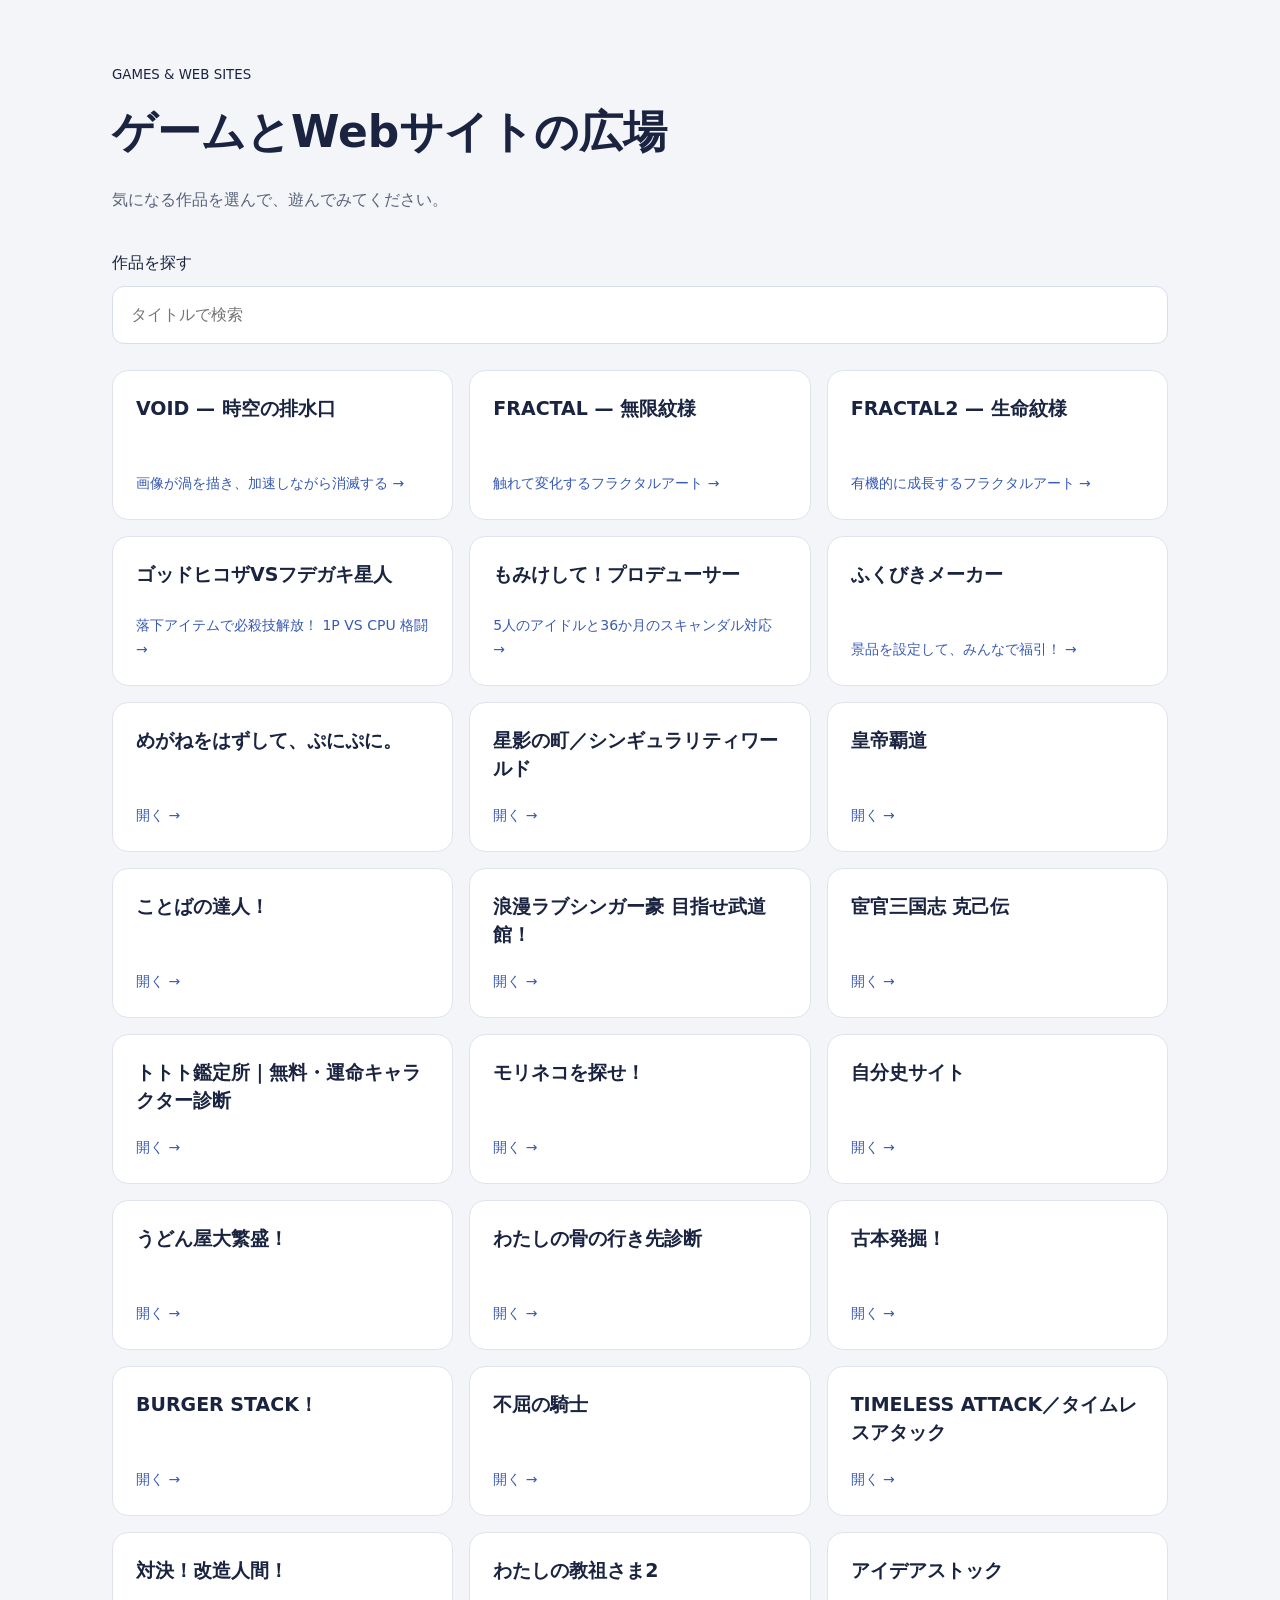
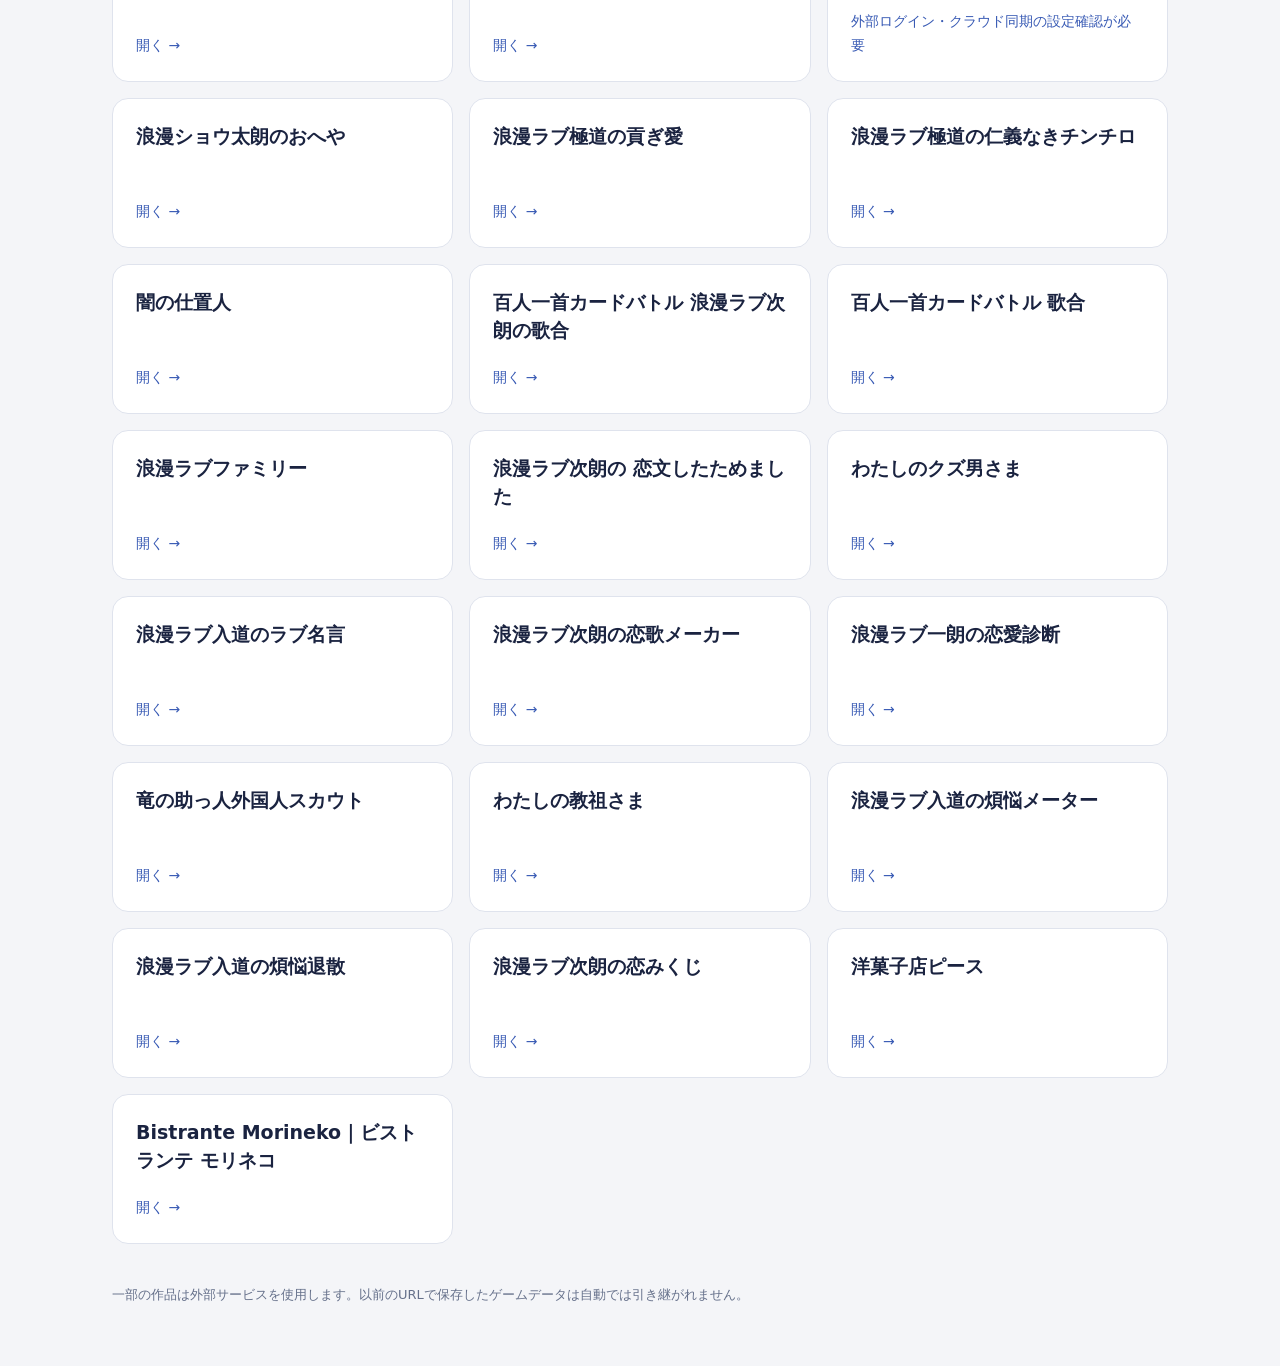
<file: index.html>
<!doctype html><html lang="ja"><meta charset="utf-8"><meta name="viewport" content="width=device-width,initial-scale=1"><title>ゲームとWebサイトの広場</title><style>*{box-sizing:border-box}body{margin:0;background:#f4f5f8;color:#1a2340;font:16px/1.7 system-ui,sans-serif}main{max-width:1100px;margin:auto;padding:60px 22px}header{margin-bottom:36px}h1{font-size:clamp(28px,5vw,44px);margin:8px 0}p{color:#59637b}input{width:100%;font:inherit;padding:14px 18px;border:1px solid #d8ddeb;border-radius:12px;margin:10px 0 26px}.grid{display:grid;grid-template-columns:repeat(auto-fit,minmax(270px,1fr));gap:16px}.card{display:flex;flex-direction:column;justify-content:space-between;min-height:150px;padding:23px;background:white;border:1px solid #dfe3ed;border-radius:16px;color:inherit;text-decoration:none}.card:hover,.card:focus-visible{border-color:#4364c6;box-shadow:0 6px 22px #20325c12}h2{font-size:19px;line-height:1.5;margin:0 0 20px}.card span{color:#385ab4;font-size:14px}[hidden]{display:none!important}footer{margin-top:40px;font-size:13px;color:#65708a}</style><main><header><small>GAMES & WEB SITES</small><h1>ゲームとWebサイトの広場</h1><p>気になる作品を選んで、遊んでみてください。</p></header><label for="q">作品を探す</label><input id="q" type="search" placeholder="タイトルで検索"><div class="grid"><a class="card" href="./void-drain/"><h2>VOID — 時空の排水口</h2><span>画像が渦を描き、加速しながら消滅する →</span></a><a class="card" href="./fractal-mugen/"><h2>FRACTAL — 無限紋様</h2><span>触れて変化するフラクタルアート →</span></a><a class="card" href="./fractal2-life/"><h2>FRACTAL2 — 生命紋様</h2><span>有機的に成長するフラクタルアート →</span></a><a class="card" href="./god-hikoza/"><h2>ゴッドヒコザVSフデガキ星人</h2><span>落下アイテムで必殺技解放！ 1P VS CPU 格闘 →</span></a><a class="card" href="./momikeshi/"><h2>もみけして！プロデューサー</h2><span>5人のアイドルと36か月のスキャンダル対応 →</span></a><a class="card" href="./fukubiki-maker/"><h2>ふくびきメーカー</h2><span>景品を設定して、みんなで福引！ →</span></a><a class="card" href="https://gentaroishikawa34-hue.github.io/punipuni-game/"><h2>めがねをはずして、ぷにぷに。</h2><span>開く →</span></a><a class="card" href="./hoshikage-singularity/"><h2>星影の町／シンギュラリティワールド</h2><span>開く →</span></a><a class="card" href="./kotei-hado/"><h2>皇帝覇道</h2><span>開く →</span></a><a class="card" href="./kotoba-no-tatsujin/"><h2>ことばの達人！</h2><span>開く →</span></a><a class="card" href="./roman-love-singer-go/"><h2>浪漫ラブシンガー豪 目指せ武道館！</h2><span>開く →</span></a><a class="card" href="./kangan-sangokushi-kokki/"><h2>宦官三国志 克己伝</h2><span>開く →</span></a><a class="card" href="./tototo-kantei/"><h2>トトト鑑定所｜無料・運命キャラクター診断</h2><span>開く →</span></a><a class="card" href="./morineko-find/"><h2>モリネコを探せ！</h2><span>開く →</span></a><a class="card" href="./life-story/"><h2>自分史サイト</h2><span>開く →</span></a><a class="card" href="./udon-daihanjo/"><h2>うどん屋大繁盛！</h2><span>開く →</span></a><a class="card" href="./hone-no-yukisaki/"><h2>わたしの骨の行き先診断</h2><span>開く →</span></a><a class="card" href="./furuhon-hakkutsu/"><h2>古本発掘！</h2><span>開く →</span></a><a class="card" href="./burger-stack/"><h2>BURGER STACK！</h2><span>開く →</span></a><a class="card" href="./unyielding-knight/"><h2>不屈の騎士</h2><span>開く →</span></a><a class="card" href="./timeless-attack/"><h2>TIMELESS ATTACK／タイムレスアタック</h2><span>開く →</span></a><a class="card" href="./taiketsu-kaizo-ningen/"><h2>対決！改造人間！</h2><span>開く →</span></a><a class="card" href="./watashi-no-kyososama-2/"><h2>わたしの教祖さま2</h2><span>開く →</span></a><a class="card" href="./idea-stock/"><h2>アイデアストック</h2><span>外部ログイン・クラウド同期の設定確認が必要</span></a><a class="card" href="./roman-shoutaro-room/"><h2>浪漫ショウ太朗のおへや</h2><span>開く →</span></a><a class="card" href="./roman-love-gokudo-mitsugiai/"><h2>浪漫ラブ極道の貢ぎ愛</h2><span>開く →</span></a><a class="card" href="./roman-love-gokudo-chinchiro/"><h2>浪漫ラブ極道の仁義なきチンチロ</h2><span>開く →</span></a><a class="card" href="./yami-shiokinin/"><h2>闇の仕置人</h2><span>開く →</span></a><a class="card" href="./uta-awase-v2/"><h2>百人一首カードバトル 浪漫ラブ次朗の歌合</h2><span>開く →</span></a><a class="card" href="./uta-awase/"><h2>百人一首カードバトル 歌合</h2><span>開く →</span></a><a class="card" href="./roman-love-family/"><h2>浪漫ラブファミリー</h2><span>開く →</span></a><a class="card" href="./roman-lovejiro-koibumi/"><h2>浪漫ラブ次朗の 恋文したためました</h2><span>開く →</span></a><a class="card" href="./watashi-no-kuzuotoko/"><h2>わたしのクズ男さま</h2><span>開く →</span></a><a class="card" href="./roman-love-meigen/"><h2>浪漫ラブ入道のラブ名言</h2><span>開く →</span></a><a class="card" href="./roman-lovejiro-koiuta/"><h2>浪漫ラブ次朗の恋歌メーカー</h2><span>開く →</span></a><a class="card" href="./roman-love-ichiro/"><h2>浪漫ラブ一朗の恋愛診断</h2><span>開く →</span></a><a class="card" href="./ryu-scout/"><h2>竜の助っ人外国人スカウト</h2><span>開く →</span></a><a class="card" href="./watashi-no-kyososama/"><h2>わたしの教祖さま</h2><span>開く →</span></a><a class="card" href="./roman-love-nyudo-meter/"><h2>浪漫ラブ入道の煩悩メーター</h2><span>開く →</span></a><a class="card" href="./roman-love-nyudo/"><h2>浪漫ラブ入道の煩悩退散</h2><span>開く →</span></a><a class="card" href="./roman-lovejiro-koimikuji/"><h2>浪漫ラブ次朗の恋みくじ</h2><span>開く →</span></a><a class="card" href="./piece-okazaki/"><h2>洋菓子店ピース</h2><span>開く →</span></a><a class="card" href="./bistrante-morineko/"><h2>Bistrante Morineko｜ビストランテ モリネコ</h2><span>開く →</span></a></div><footer>一部の作品は外部サービスを使用します。以前のURLで保存したゲームデータは自動では引き継がれません。</footer></main><script>document.querySelector('#q').addEventListener('input',e=>{const q=e.target.value.toLowerCase();document.querySelectorAll('.card').forEach(c=>c.hidden=!c.textContent.toLowerCase().includes(q))})</script></html>
</file>
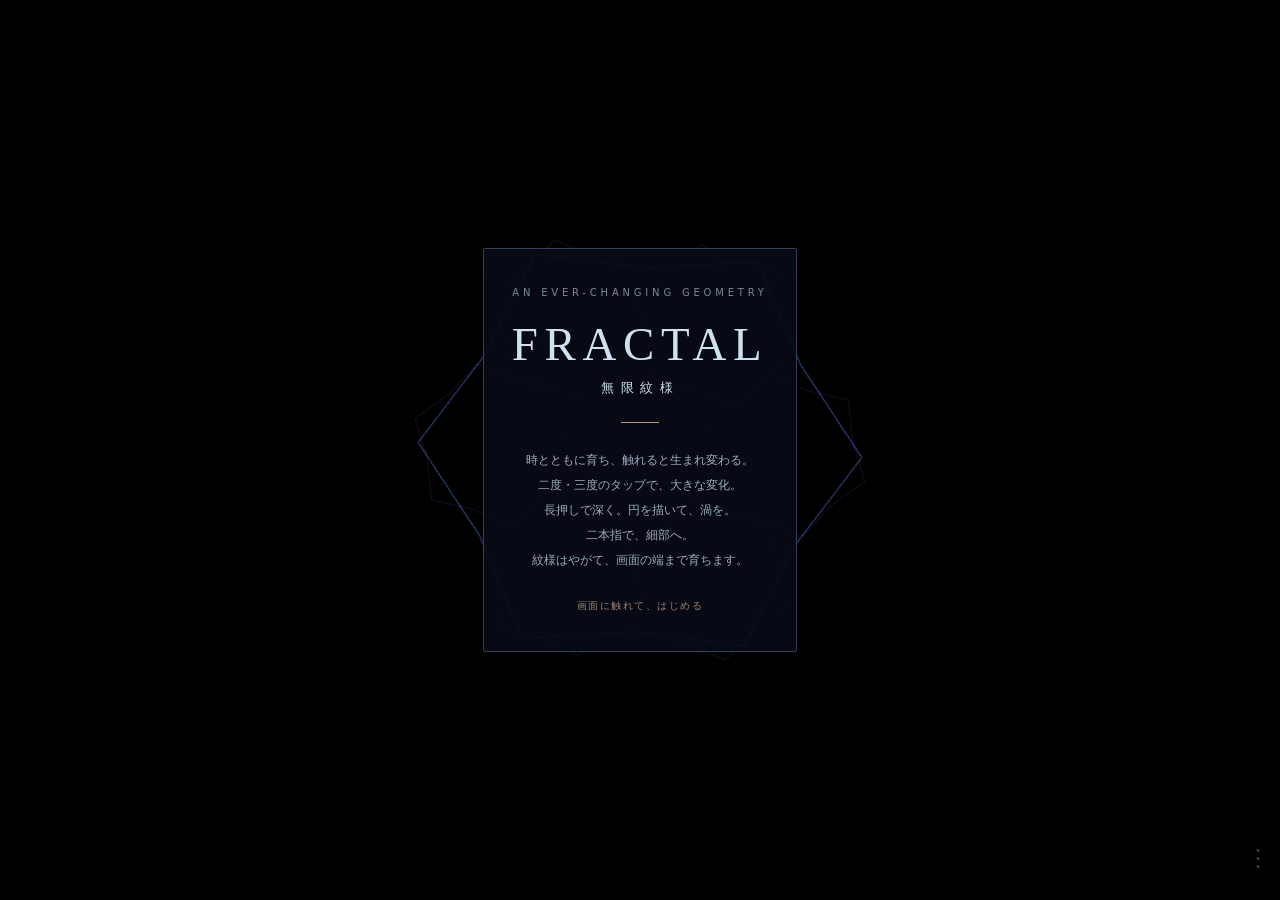
<file: fractal-mugen/index.html>
<!doctype html><html lang="ja"><head><meta charset="utf-8"><meta name="viewport" content="width=device-width,initial-scale=1,viewport-fit=cover"><meta name="theme-color" content="#000000"><meta name="description" content="触れるたび、二度とない紋様。黒と光の色彩で描くインタラクティブ・フラクタルアート。"><title>FRACTAL — 無限紋様</title><style>
*{box-sizing:border-box}html,body{margin:0;width:100%;height:100%;overflow:hidden;background:#000;color:#cfe0ee;font-family:system-ui,sans-serif}canvas{position:fixed;inset:0;width:100%;height:100%;touch-action:none}button,input{font:inherit}button{cursor:pointer;color:inherit;background:none;border:0}#edge{position:fixed;right:0;bottom:calc(16px + env(safe-area-inset-bottom));width:44px;height:52px;opacity:.28;font-size:24px;z-index:3}#edge:hover,#edge:focus-visible{opacity:1}#intro{position:fixed;inset:0;display:flex;align-items:center;justify-content:center;pointer-events:none;transition:opacity 1.2s;background:#00000033}#intro.hide{opacity:0}.card{text-align:center;background:#080b16e8;padding:38px 28px;border:1px solid #33405a;border-radius:2px;box-shadow:0 12px 60px #32465a0a;max-width:90vw}.eyebrow{font-size:10px;letter-spacing:.38em;color:#798b90}h1{font-family:Georgia,serif;font-size:clamp(30px,7vw,47px);font-weight:400;letter-spacing:.14em;margin:19px 0 8px}.jp{letter-spacing:.5em;font-size:13px}.rule{width:38px;height:1px;background:#b99c69;margin:25px auto}.guide{font-size:12px;line-height:2.1;color:#9aacbd}.hint{font-size:10px;letter-spacing:.15em;margin-top:26px;color:#9b8271}dialog{border:1px solid #dbe1df;background:#080b16f5;color:#d4e8f6;width:min(370px,90vw);padding:25px;box-shadow:0 20px 100px #263e4922}dialog::backdrop{background:#00000066;backdrop-filter:blur(7px)}dialog h2{font-size:15px;letter-spacing:.15em;font-weight:400;margin:0 0 20px}dialog button.action{display:block;width:100%;padding:14px 4px;text-align:left;border-bottom:1px solid #293349;font-size:13px}dialog label{display:block;font-size:12px;margin-top:22px}input[type=range]{width:100%;accent-color:#426778;margin-top:13px}.notes{font-size:11px;line-height:1.9;color:#96a7b9}.close{float:right;font-size:20px}#toast{position:fixed;left:50%;bottom:9%;transform:translateX(-50%);padding:8px 16px;color:#d4eaff;background:#0c1428dd;border-radius:20px;opacity:0;transition:opacity .5s;font-size:11px;pointer-events:none;white-space:nowrap}.ripple{position:fixed;width:24px;height:24px;border:1px solid #789d9f;border-radius:50%;pointer-events:none;animation:ripple .75s ease-out forwards}@keyframes ripple{to{transform:scale(4);opacity:0}}@media(prefers-reduced-motion:reduce){.ripple{animation-duration:.2s}}
</style></head><body><canvas id="art" aria-label="操作できるフラクタル紋様"></canvas><div id="intro"><div class="card"><div class="eyebrow">AN EVER-CHANGING GEOMETRY</div><h1>FRACTAL</h1><div class="jp">無限紋様</div><div class="rule"></div><div class="guide">時とともに育ち、触れると生まれ変わる。<br>二度・三度のタップで、大きな変化。<br>長押しで深く。円を描いて、渦を。<br>二本指で、細部へ。<br>紋様はやがて、画面の端まで育ちます。</div><div class="hint">画面に触れて、はじめる</div></div></div><button id="edge" aria-label="設定と保存" title="設定と保存">⋮</button><dialog id="menu"><button class="close" id="close" aria-label="閉じる">×</button><h2>FRACTAL / 無限紋様</h2><button class="action" id="save">この瞬間を PNG で保存</button><button class="action" id="share">画像を共有</button><button class="action" id="json">生成パラメータを保存（JSON）</button><label>成長・変化の速さ<input id="speed" type="range" min="0.1" max="2" step="0.1" value="0.6"></label><label>線の濃さ<input id="ink" type="range" min="0.3" max="1" step="0.05" value="0.75"></label><p class="notes">黒地に、青・藤・紅・金・翡翠の光<br>1回：変異 ／ 2回：対称性 ／ 3回：大胆な変異<br>長押し：密度 ／ なぞる：回転 ／ 円：渦<br>ピンチ・マウスホイール：拡大縮小<br>中心・中間・外側で変化の傾向が異なります。<br>PNGとJSONは同じ保存時点を記録します。<br>JSONは再計算用の資料です。読み込み・巻き戻し機能はありません。</p><p class="notes" id="renderer"></p></dialog><div id="toast" role="status"></div>
<script>
'use strict';
const $=id=>document.getElementById(id),TAU=Math.PI*2,clamp=(v,a,b)=>Math.max(a,Math.min(b,v)),mix=(a,b,t)=>a+(b-a)*t;
const palette=[[50,218,255],[98,133,255],[178,102,255],[255,103,212],[255,207,99],[80,241,179]];
let seed=crypto.getRandomValues(new Uint32Array(1))[0];const initialSeed=seed;
function rand(){seed^=seed<<13;seed^=seed>>>17;seed^=seed<<5;return(seed>>>0)/4294967296}
let target={sides:3+Math.floor(rand()*5),arms:6,depth:.15,growth:0,scale:.37,twist:.28,spread:.66,color:rand()*6,star:.15,spin:.035,swirl:0,zoom:1};let state={...target};
let canvas=$('art'),gl,ctx,program,buffer,loc={},w=innerWidth,h=innerHeight,quality=1,clock=0,angle=0,last=0,frameAvg=16,qualityClock=0,ink=.75,speed=matchMedia('(prefers-reduced-motion: reduce)').matches?.15:.6;
$('speed').value=speed;const MAX_FLOATS=2400000,data=new Float32Array(MAX_FLOATS);let used=0,nodeCount=0,snapshot=null;
function shader(type,src){const s=gl.createShader(type);gl.shaderSource(s,src);gl.compileShader(s);if(!gl.getShaderParameter(s,gl.COMPILE_STATUS))throw Error(gl.getShaderInfoLog(s));return s}
function initRenderer(){try{gl=canvas.getContext('webgl',{alpha:false,antialias:true,preserveDrawingBuffer:true});if(!gl)throw Error('no WebGL');program=gl.createProgram();let vs=shader(gl.VERTEX_SHADER,'attribute vec2 p;attribute vec4 c;uniform vec2 size;uniform vec2 offset;varying vec4 col;void main(){gl_Position=vec4((p.x+offset.x)/size.x*2.0-1.0,1.0-(p.y+offset.y)/size.y*2.0,0,1);col=c;}'),fs=shader(gl.FRAGMENT_SHADER,'precision mediump float;uniform float gain;varying vec4 col;void main(){gl_FragColor=vec4(col.rgb,col.a*gain);}');gl.attachShader(program,vs);gl.attachShader(program,fs);gl.linkProgram(program);if(!gl.getProgramParameter(program,gl.LINK_STATUS))throw Error('link');gl.deleteShader(vs);gl.deleteShader(fs);buffer=gl.createBuffer();gl.bindBuffer(gl.ARRAY_BUFFER,buffer);gl.bufferData(gl.ARRAY_BUFFER,data.byteLength,gl.DYNAMIC_DRAW);gl.useProgram(program);for(const [key,n,offset] of [['p',2,0],['c',4,8]]){const l=gl.getAttribLocation(program,key);gl.enableVertexAttribArray(l);gl.vertexAttribPointer(l,n,gl.FLOAT,false,24,offset)}loc.size=gl.getUniformLocation(program,'size');loc.offset=gl.getUniformLocation(program,'offset');loc.gain=gl.getUniformLocation(program,'gain');gl.enable(gl.BLEND);gl.blendFunc(gl.SRC_ALPHA,gl.ONE);$('renderer').textContent='WebGL · 自己相似アフィン変換';}catch(e){gl=null;const replacement=canvas.cloneNode();canvas.replaceWith(replacement);canvas=replacement;ctx=canvas.getContext('2d');$('renderer').textContent='Canvas 2D · 軽量表示';}}
initRenderer();
function resize(){w=innerWidth;h=innerHeight;const d=Math.min(devicePixelRatio||1,2)*quality;canvas.width=Math.max(1,Math.round(w*d));canvas.height=Math.max(1,Math.round(h*d))}resize();addEventListener('resize',resize);
function colorAt(v){v=((v%6)+6)%6;const a=palette[Math.floor(v)],b=palette[(Math.floor(v)+1)%6],f=v%1;return a.map((x,i)=>mix(x,b[i],f)/255)}
function vertex(x,y,c,a){data[used++]=x;data[used++]=y;data[used++]=c[0];data[used++]=c[1];data[used++]=c[2];data[used++]=a}
function line(x,y,X,Y,c,a){if(used+12>=MAX_FLOATS)return;if(gl){vertex(x,y,c,a);vertex(X,Y,c,a)}else{ctx.strokeStyle=`rgba(${c.map(v=>Math.round(v*255)).join(',')},${a})`;ctx.beginPath();ctx.moveTo(x,y);ctx.lineTo(X,Y);ctx.stroke()}}
// Continuous polygons are sampled along their straight edges. Each descendant
// uses the same contractive affine map: T_i(z) = s*R(theta)*z + offset_i.
function boundary(t,n){const k=Math.floor(n),f=n-k;function pt(N){const u=t*N,j=Math.floor(u),v=u-j,a=j*TAU/N,b=(j+1)*TAU/N;return[mix(Math.cos(a),Math.cos(b),v),mix(Math.sin(a),Math.sin(b),v)]}const a=pt(k),b=pt(k+1);return[mix(a[0],b[0],f),mix(a[1],b[1],f)]}
function geometry(S,time,rotation,W,H){used=0;nodeCount=0;const arms=Math.ceil(S.arms),budget=gl?5000:1800;let levels=0,total=1,power=1;while(levels<6&&total+power*arms<=budget){power*=arms;total+=power;levels++}const depth=Math.min(S.depth+Math.max(0,Math.log2(S.zoom))*.22,levels+.85);const contraction=clamp(S.scale+Math.sin(time*.17)*.018,.23,.47),twist=S.twist+Math.sin(time*.11)*.09;
const points=Array.from({length:25},(_,i)=>{const p=boundary(i/24,S.sides),f=1-S.star*.36*(1-Math.cos(i/24*TAU*Math.round(S.sides)))/2;return[p[0]*f,p[1]*f]});
const colors=Array.from({length:8},(_,i)=>colorAt(S.color+time*.022+i*.79));
function node(x,y,r,a,level,opacity){nodeCount++;if(opacity<.015||r<.25||nodeCount>budget)return;const c=colors[level],co=Math.cos(a),si=Math.sin(a),alpha=opacity*ink*(level===0?.60:.78);for(let i=0;i<24;i++){const p=points[i],q=points[i+1];line(x+r*(p[0]*co-p[1]*si),y+r*(p[0]*si+p[1]*co),x+r*(q[0]*co-q[1]*si),y+r*(q[0]*si+q[1]*co),c,alpha)}if(level>=levels||level>=depth)return;const fade=clamp(depth-level,0,1);for(let j=0;j<arms;j++){const weight=clamp(S.arms-j,0,1),b=a+TAU*j/S.arms,dist=r*S.spread;node(x+Math.cos(b)*dist,y+Math.sin(b)*dist,r*contraction,a+twist+S.swirl*.13*level+TAU*j/S.arms,level+1,opacity*weight*fade)}}
node(W/2,H/2,mix(Math.min(W,H)*.24,Math.hypot(W,H)*.60,S.growth)*S.zoom*(1+.025*Math.sin(time*.23)),rotation,0,1)}
function render(){if(gl){gl.viewport(0,0,canvas.width,canvas.height);gl.clearColor(0,0,0,1);gl.clear(gl.COLOR_BUFFER_BIT);gl.uniform2f(loc.size,w,h)}else{ctx.setTransform(canvas.width/w,0,0,canvas.height/h,0,0);ctx.fillStyle='#000';ctx.fillRect(0,0,w,h);ctx.lineWidth=.7}geometry(state,clock,angle,w,h);if(gl){gl.bufferSubData(gl.ARRAY_BUFFER,0,data.subarray(0,used));gl.uniform1f(loc.gain,.12);for(const [x,y] of [[-.8,0],[.8,0],[0,-.8],[0,.8]]){gl.uniform2f(loc.offset,x,y);gl.drawArrays(gl.LINES,0,used/6)}gl.uniform2f(loc.offset,0,0);gl.uniform1f(loc.gain,1);gl.drawArrays(gl.LINES,0,used/6)}}
function notify(s){$('toast').textContent=s;$('toast').style.opacity=1;clearTimeout(notify.timer);notify.timer=setTimeout(()=>$('toast').style.opacity=0,1400)}
function dismiss(){ $('intro').classList.add('hide');try{localStorage.setItem('fractal-intro','1')}catch{}}
try{if(localStorage.getItem('fractal-intro'))$('intro').classList.add('hide')}catch{}
function ripple(x,y){const el=document.createElement('div');el.className='ripple';el.style.left=x-12+'px';el.style.top=y-12+'px';document.body.append(el);setTimeout(()=>el.remove(),800)}
function mutate(n,x,y){const radius=clamp(Math.hypot(x-w/2,y-h/2)/(Math.min(w,h)*.5),0,1),center=(1-radius)**2,outer=radius**2,mid=4*radius*(1-radius),d=()=>rand()-.5;
 target.twist+=d()*(.25+mid*.65)*n;target.scale=clamp(target.scale+d()*(.025+center*.13)*n,.25,.45);target.spread=clamp(target.spread+d()*.14*mid*n,.45,.85);target.color+=.08+outer*.4+d()*.12;target.depth=clamp(target.depth+mid*.08,.15,5.8);
 if(center>.2||n===3)target.sides=clamp(Math.round(target.sides+(rand()>.5?1:-1)*(n===3?2:1)),3,8);
 if(n>=2){const choices=[3,4,5,6,8,10,12];target.arms=choices[(choices.indexOf(Math.round(target.arms))+1+(n===3?2:0))%choices.length];target.color+=.7;}
 if(n===3){target.star=1-target.star;target.scale=clamp(target.scale+d()*.18,.25,.45);target.twist+=d()*1.4;target.swirl+=d()*.6}
 notify(n===1?'紋様が、ほどける':n===2?'対称が、うつろう':'新しい秩序へ');snapshot=null;
}
const pointers=new Map();let gesture=null,pinch=null,taps=0,tapTimer=null,tapPoint=null,tapLast=0;
function flushTaps(){clearTimeout(tapTimer);if(taps&&tapPoint)mutate(taps,tapPoint.x,tapPoint.y);taps=0}
function cancelTaps(){clearTimeout(tapTimer);taps=0}
function point(e){return{x:e.clientX,y:e.clientY,t:performance.now()}}
function distance(a,b){return Math.hypot(a.x-b.x,a.y-b.y)}
function down(e){if(e.button!==0&&e.pointerType==='mouse')return;e.preventDefault();dismiss();ripple(e.clientX,e.clientY);canvas.setPointerCapture(e.pointerId);const p=point(e);pointers.set(e.pointerId,p);
 if(pointers.size>1){cancelTaps();gesture=null;const a=[...pointers.values()];pinch={distance:distance(a[0],a[1]),zoom:target.zoom};return}gesture={start:p,path:[p],moved:false,held:false,pinched:false};}
function move(e){if(!pointers.has(e.pointerId))return;const p=point(e);pointers.set(e.pointerId,p);if(pinch){if(pointers.size>=2){const a=[...pointers.values()];target.zoom=clamp(pinch.zoom*distance(a[0],a[1])/Math.max(1,pinch.distance),.35,8)}return}if(!gesture)return;const g=gesture;if(distance(p,g.start)>10){g.moved=true;cancelTaps()}if(g.path.length<256)g.path.push(p);else{g.path=g.path.filter((_,i)=>i%2===0);g.path.push(p)}}
function classify(path){if(path.length<10)return null;const cx=path.reduce((a,p)=>a+p.x,0)/path.length,cy=path.reduce((a,p)=>a+p.y,0)/path.length;let turn=0,length=0;const radii=path.map(p=>Math.hypot(p.x-cx,p.y-cy)),r=radii.reduce((a,b)=>a+b,0)/radii.length;for(let i=1;i<path.length;i++){let d=Math.atan2(path[i].y-cy,path[i].x-cx)-Math.atan2(path[i-1].y-cy,path[i-1].x-cx);d=Math.atan2(Math.sin(d),Math.cos(d));turn+=d;length+=distance(path[i],path[i-1])}const variance=Math.sqrt(radii.reduce((a,b)=>a+(b-r)**2,0)/radii.length);return Math.abs(turn)>4.7&&r>14&&distance(path[0],path.at(-1))<r*.9&&variance/r<.5?{turn,r,length}:null}
function up(e){if(!pointers.has(e.pointerId))return;const p=point(e);pointers.delete(e.pointerId);if(pinch){if(!pointers.size)pinch=null;gesture=null;return}const g=gesture;gesture=null;if(!g)return;if(g.held){notify('この深さを、残す');return}if(g.moved){const path=g.path;path.push(p);const circle=classify(path),duration=Math.max(80,p.t-g.start.t),v=distance(p,g.start)/duration;if(circle){target.swirl=clamp(target.swirl+Math.sign(circle.turn)*clamp(circle.r/150,.2,2)*clamp(circle.length/duration,.3,2),-5,5);target.twist+=Math.sign(circle.turn)*.3;notify(circle.turn>0?'右へ、渦を描く':'左へ、渦を描く')}else{const dx=p.x-g.start.x,dy=p.y-g.start.y;target.spin=clamp(dx/Math.max(w,1)*(.2+v),-.55,.55);target.twist+=dy/h*(.3+v);notify('流れが、変わる')}snapshot=null;return}
 if(p.t-g.start.t>=430)return;if(taps&&(p.t-tapLast>300||distance(p,tapPoint)>36))flushTaps();tapPoint=p;tapLast=p.t;taps++;clearTimeout(tapTimer);if(taps===3)flushTaps();else tapTimer=setTimeout(flushTaps,300);}
canvas.addEventListener('pointerdown',down);canvas.addEventListener('pointermove',move);canvas.addEventListener('pointerup',up);canvas.addEventListener('pointercancel',e=>{pointers.delete(e.pointerId);gesture=null;pinch=null;cancelTaps()});canvas.addEventListener('contextmenu',e=>e.preventDefault());canvas.addEventListener('wheel',e=>{e.preventDefault();dismiss();target.zoom=clamp(target.zoom*Math.exp(-e.deltaY*.001),.35,8);snapshot=null},{passive:false});
function tick(now){const raw=last?now-last:16;last=now;const dt=Math.min(raw/1000,.05);if(!document.hidden){if(gesture&&!gesture.moved&&!pinch&&now-gesture.start.t>=430){if(!gesture.held){cancelTaps();gesture.held=true;notify('細部へ、深く')}target.depth=clamp(target.depth+dt*.45,.15,5.8);target.scale=clamp(target.scale+dt*.006,.25,.45);snapshot=null}
 clock+=dt*speed;target.depth=Math.min(5.8,target.depth+dt*speed*.06);target.growth=Math.min(1,target.growth+dt*speed*.012);angle+=state.spin*dt*speed;for(const k in state)state[k]=mix(state[k],target[k],1-Math.exp(-dt*(k==='zoom'?7:1.1)));render();frameAvg=mix(frameAvg,raw,.02);qualityClock+=dt;if(qualityClock>4){qualityClock=0;if(frameAvg>30&&quality>.55){quality=Math.max(.55,quality-.15);resize()}else if(frameAvg<19&&quality<1){quality=Math.min(1,quality+.05);resize()}}}requestAnimationFrame(tick)}requestAnimationFrame(tick);
document.addEventListener('visibilitychange',()=>{last=0;pointers.clear();gesture=null;pinch=null;cancelTaps()});
canvas.addEventListener('webglcontextlost',e=>{e.preventDefault();notify('描画を復帰しています')});canvas.addEventListener('webglcontextrestored',()=>{initRenderer();resize()});
function capture(){return{format:'fractal-mugen',version:2,background:'#000000',extent:'viewport-diagonal',algorithm:'polygon-affine-ifs-v2',initialSeed,randomState:seed,state:{...state},target:{...target},time:clock,angle,width:w,height:h,ink,speed,palette,quality,createdAt:new Date().toISOString()}}
function download(blob,name){const url=URL.createObjectURL(blob),a=document.createElement('a');a.href=url;a.download=name;a.click();setTimeout(()=>URL.revokeObjectURL(url),60000)}
function png(){const s=snapshot||capture();snapshot=s;const output=document.createElement('canvas'),scale=Math.min(3,4096/Math.max(s.width,s.height));output.width=Math.round(s.width*scale);output.height=Math.round(s.height*scale);const c=output.getContext('2d');c.scale(scale,scale);c.fillStyle='#000';c.fillRect(0,0,s.width,s.height);c.globalCompositeOperation='lighter';
// Re-evaluate frozen geometry; render the same vertices at export resolution.
const oldInk=ink;ink=s.ink;if(gl){geometry(s.state,s.time,s.angle,s.width,s.height);for(const pass of [0,1]){c.lineWidth=pass===0?2.2:.65;for(let i=0;i<used;i+=12){c.strokeStyle=`rgba(${Math.round(data[i+2]*255)},${Math.round(data[i+3]*255)},${Math.round(data[i+4]*255)},${data[i+5]*(pass===0?.14:1)})`;c.beginPath();c.moveTo(data[i],data[i+1]);c.lineTo(data[i+6],data[i+7]);c.stroke()}}}else{const oldCtx=ctx;ctx=c;c.lineWidth=.7;geometry(s.state,s.time,s.angle,s.width,s.height);ctx=oldCtx}ink=oldInk;return new Promise((resolve,reject)=>output.toBlob(b=>b?resolve(b):reject(Error('PNG生成失敗')),'image/png'))}
$('edge').onclick=()=>{dismiss();snapshot=capture();$('menu').showModal()};$('close').onclick=()=>$('menu').close();$('menu').addEventListener('click',e=>{if(e.target===$('menu')){const r=$('menu').getBoundingClientRect();if(e.clientX<r.left||e.clientX>r.right||e.clientY<r.top||e.clientY>r.bottom)$('menu').close()}});
$('speed').oninput=e=>{speed=+e.target.value};$('ink').oninput=e=>{ink=+e.target.value;snapshot=null};
$('save').onclick=async()=>{try{download(await png(),'fractal-mugen.png');notify('この瞬間を保存しました')}catch{notify('画像を保存できませんでした')}};
$('share').onclick=async()=>{try{const blob=await png(),file=new File([blob],'fractal-mugen.png',{type:'image/png'});if(navigator.canShare?.({files:[file]}))await navigator.share({files:[file],title:'FRACTAL — 無限紋様'});else{download(blob,'fractal-mugen.png');notify('PNG画像を保存しました')}}catch(e){if(e.name!=='AbortError')notify('共有できません。PNG保存をお試しください')}};
$('json').onclick=()=>{snapshot=snapshot||capture();download(new Blob([JSON.stringify(snapshot,null,2)],{type:'application/json'}),'fractal-mugen.json');notify('生成パラメータを保存しました')};
</script></body></html>
</file>
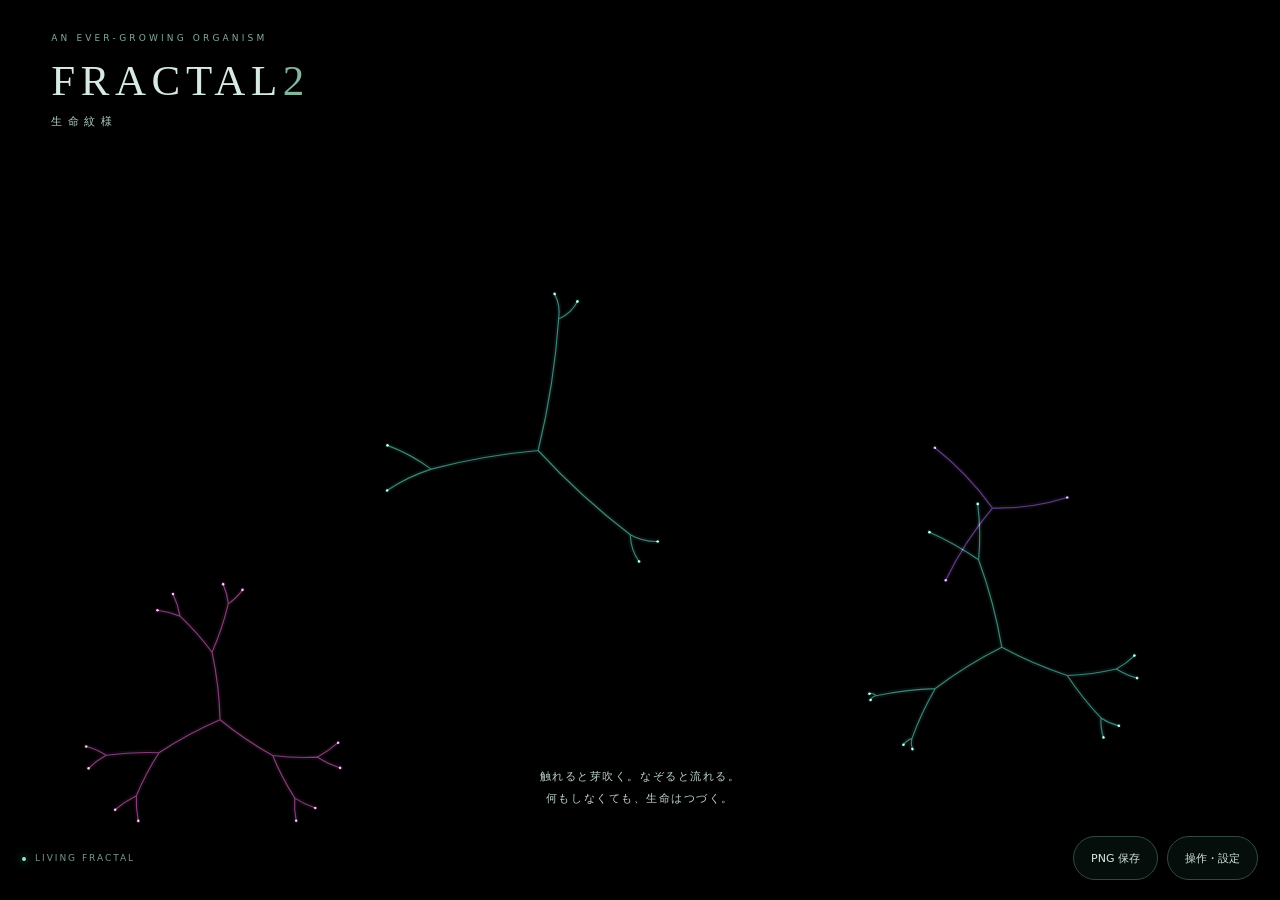
<file: fractal2-life/index.html>
<!doctype html>
<html lang="ja"><head><meta charset="utf-8"><meta name="viewport" content="width=device-width,initial-scale=1,viewport-fit=cover"><meta name="theme-color" content="#000000"><meta name="description" content="生まれ、育ち、ほどけていく。触れることで成長に干渉する、有機的フラクタルアート。"><title>FRACTAL2 — 生命紋様</title>
<style>
*{box-sizing:border-box}html,body{margin:0;height:100%;overflow:hidden;background:#000;color:#d7e9e4;font-family:system-ui,-apple-system,sans-serif}canvas{position:fixed;inset:0;width:100%;height:100%;touch-action:none}button,input{font:inherit}button{cursor:pointer;color:inherit}button:focus-visible,input:focus-visible{outline:2px solid #87efd2;outline-offset:5px}header{position:fixed;top:max(26px,env(safe-area-inset-top));left:clamp(22px,4vw,60px);pointer-events:none;transition:opacity 2s}header small{font-size:9px;letter-spacing:.35em;color:#84aaa1}h1{font:normal clamp(27px,4vw,43px) Georgia,serif;letter-spacing:.13em;margin:11px 0 9px}header p{font-size:11px;letter-spacing:.5em;margin:0;color:#b4cdc6}body.quiet header{opacity:.3}#hint{position:fixed;bottom:calc(90px + env(safe-area-inset-bottom));width:100%;text-align:center;pointer-events:none;font-size:11px;letter-spacing:.14em;line-height:2;color:#c1d4cf;transition:opacity 2s}body.quiet #hint{opacity:0}.toolbar{position:fixed;bottom:calc(20px + env(safe-area-inset-bottom));left:22px;right:22px;display:flex;align-items:center;gap:9px}.live{font-size:9px;letter-spacing:.22em;color:#78988c;margin-right:auto;pointer-events:none}.live:before{content:'';display:inline-block;width:4px;height:4px;background:#8debd1;box-shadow:0 0 9px #55cca0;border-radius:50%;margin-right:9px}.toolbar button{background:#08120fc9;border:1px solid #33493f;border-radius:100px;min-height:44px;padding:0 17px;font-size:11px;backdrop-filter:blur(12px)}body.immersive header,body.immersive .live,body.immersive #hint,body.immersive #save{display:none}body.immersive .toolbar{justify-content:flex-end;opacity:.35}body.immersive .toolbar:hover{opacity:1}dialog{background:#08110ff5;border:1px solid #355048;border-radius:18px;color:#d7e9e4;padding:28px;width:min(420px,92vw);max-height:85dvh;box-shadow:0 25px 100px #000;overflow:auto}dialog::backdrop{background:#0008;backdrop-filter:blur(8px)}dialog h2{font:normal 23px Georgia,serif;letter-spacing:.1em;margin:0 0 7px}.sub{font-size:11px;color:#8fb4a6;letter-spacing:.2em}.close{float:right;border:0;background:transparent;min-width:40px;min-height:40px;font-size:23px}.actions{display:flex;gap:8px;margin:24px 0}.actions button{border:1px solid #3e5c4f;background:#12241c;border-radius:8px;padding:12px;font-size:12px;flex:1}label{display:block;font-size:12px;margin:22px 0 8px}input{width:100%;accent-color:#96d9bc}dl{display:grid;grid-template-columns:95px 1fr;gap:11px 8px;font-size:11px;line-height:1.7;margin-top:25px}dt{color:#b6d4c8}dd{margin:0;color:#849e94}.note{font-size:10px;line-height:1.9;color:#779187}#toast{position:fixed;bottom:calc(85px + env(safe-area-inset-bottom));left:50%;transform:translateX(-50%);background:#10251ee8;color:#c8f4e1;padding:10px 18px;border:1px solid #365747;border-radius:30px;max-width:88vw;width:max-content;opacity:0;transition:opacity .4s;pointer-events:none;font-size:11px}#export{display:none}#export.ready{display:block;width:100%;border:1px solid #426152;margin:14px 0;border-radius:9px}@media(max-width:400px){.live{font-size:8px;letter-spacing:.1em}.toolbar{left:14px;right:14px}.toolbar button{padding:0 13px}}
</style></head><body>
<canvas id="art" aria-label="自律的に成長する生命紋様。タップで発芽、長押しで成長を引き寄せます。"></canvas>
<header><small>AN EVER-GROWING ORGANISM</small><h1>FRACTAL<span style="color:#83b69e">2</span></h1><p>生命紋様</p></header>
<div id="hint">触れると芽吹く。なぞると流れる。<br>何もしなくても、生命はつづく。</div>
<div class="toolbar"><span class="live">LIVING FRACTAL</span><button id="save">PNG 保存</button><button id="menuButton" aria-label="操作ガイドと設定">操作・設定</button></div>
<dialog id="menu"><button id="close" class="close" aria-label="閉じる">×</button><h2>FRACTAL2</h2><div class="sub">生命紋様</div><div class="actions"><button id="full">全画面で鑑賞</button><button id="share">画像を共有</button></div><label for="speed">生命の速さ</label><input id="speed" type="range" min="0.25" max="2" value="1" step="0.05"><label for="glow">光の強さ</label><input id="glow" type="range" min="0.4" max="1.4" value="1" step="0.05"><dl><dt>1回タップ</dt><dd>その場所に、新しい芽。</dd><dt>2回タップ</dt><dd>近くの枝から、分岐・増殖。</dd><dt>3回タップ</dt><dd>成長規則が、大きく変異。</dd><dt>長押し</dt><dd>押している場所へ、成長が集まる。</dd><dt>連続タップ</dt><dd>成長が速まり、細部が豊かに。</dd><dt>スワイプ</dt><dd>軌跡に沿って、流れを残す。</dd><dt>円を描く</dt><dd>描いた方向へ、渦を育てる。</dd><dt>ピンチ / ホイール</dt><dd>触れている場所を拡大・縮小。</dd></dl><p class="note">中央では成長の起点、中間では枝の密度と曲率、外周では広がりと色彩に、強く影響します。変異はこの鑑賞中に蓄積します。<br>古い枝は静かに衰え、新しい構造に場所を譲ります。</p><img id="export" alt="保存用の生命紋様"><p class="note" id="exportNote"></p></dialog><div id="toast" role="status" aria-live="polite"></div>
<script>
'use strict';
const $=id=>document.getElementById(id),canvas=$('art'),ctx=canvas.getContext('2d',{alpha:false}),TAU=Math.PI*2;
const clamp=(v,a,b)=>Math.max(a,Math.min(b,v)),lerp=(a,b,t)=>a+(b-a)*t,smooth=x=>x*x*(3-2*x),angleDiff=(a,b)=>Math.atan2(Math.sin(a-b),Math.cos(a-b));
let seed=crypto.getRandomValues(new Uint32Array(1))[0]||1234567;
function rnd(){seed^=seed<<13;seed^=seed>>>17;seed^=seed<<5;return(seed>>>0)/4294967296}
// Coherent value noise and four contracting octaves, shared by every branch scale.
function hash(x,y){const v=Math.sin(x*127.1+y*311.7)*43758.5453;return v-Math.floor(v)}
function noise(x,y){const ix=Math.floor(x),iy=Math.floor(y),u=smooth(x-ix),v=smooth(y-iy);return lerp(lerp(hash(ix,iy),hash(ix+1,iy),u),lerp(hash(ix,iy+1),hash(ix+1,iy+1),u),v)}
function fbm(x,y){let v=0,a=.56;for(let i=0;i<4;i++){v+=a*(noise(x,y)-.5);x=x*2.03+11.7;y=y*2.03+9.2;a*=.5}return v}
let W=innerWidth,H=innerHeight,dpr=1,time=0,last=0,acc=0,speed=1,light=1,nextSpore=4,boost=0,nodeId=0;
let nodes=[],colonies=[],flows=[],vortices=[],pulses=[];
const MAX_NODES=6500,MAX_TIPS=380,palette=[170,185,155,270,310,43];
const genes={fork:.53,curve:.32,ratio:.73,hue:0,spread:1,complexity:0},goal={...genes},camera={x:W/2,y:H/2,z:1};
const pointers=new Map();let gesture=null,pinch=null,taps=0,tapPoint=null,tapTime=0,tapTimer=0,press=null,recentTaps=[],lastFlow=0;
function resize(){const oldW=W,oldH=H;W=innerWidth;H=innerHeight;camera.x+=(W-oldW)/2;camera.y+=(H-oldH)/2;dpr=Math.min(devicePixelRatio||1,1.7);canvas.width=Math.round(W*dpr);canvas.height=Math.round(H*dpr)}resize();addEventListener('resize',resize);
function world(p){return{x:(p.x-W/2)/camera.z+camera.x,y:(p.y-H/2)/camera.z+camera.y}}
function announce(s){$('toast').textContent=s;$('toast').style.opacity=1;clearTimeout(announce.timer);announce.timer=setTimeout(()=>$('toast').style.opacity=0,2000)}
function quiet(){document.body.classList.add('quiet')}setTimeout(quiet,8500);
function branch(col,parent,x,y,a,len,level,delay=0){if(nodes.length>=MAX_NODES)return null;const n={id:++nodeId,col,parent,x0:x,y0:y,x,y,a,startA:a,len,travel:0,level,born:time+delay,done:false,split:false,width:Math.max(.32,2.1*Math.pow(.76,level)),phase:rnd()*TAU,cx:x,cy:y,merged:false};nodes.push(n);return n}
function sprout(x,y,scale=1){if(colonies.length>=26||nodes.length>MAX_NODES-60)return;const col={id:nodeId+1,born:time,life:65+rnd()*30,hue:palette[Math.floor(rnd()*palette.length)]+genes.hue,phase:rnd()*TAU};colonies.push(col);const size=clamp(Math.min(W,H)*.17,55,120)*scale,base=rnd()*TAU;
// A → F[+A][-A]. Descendants repeat the same production at scale r < 1.
for(let i=0;i<3;i++)branch(col,null,x,y,base+i*2.16+(rnd()-.5)*.5,size*(.8+rnd()*.35),0,i*.25);return col}
function split(n,extra=false){if(nodes.length>=MAX_NODES-4)return;const count=nodes.reduce((s,v)=>s+(!v.done),0);if(count>MAX_TIPS)return;const maxDepth=7+Math.floor(genes.complexity*2+Math.max(0,Math.log2(camera.z))*.7);if(n.level>=maxDepth&&!extra)return;const level=extra?Math.max(1,n.level):n.level+1,ratio=clamp(genes.ratio,.64,.79),len=Math.max(2.5,n.len*ratio),a=n.a;
for(const sign of [-1,1])branch(n.col,n,n.x,n.y,a+sign*genes.fork*(.82+noise(n.id*.3,sign+10)*.34),len*(sign<0?.96:1.04),level);
if(extra||rnd()<genes.complexity*.22)branch(n.col,n,n.x,n.y,a+.1,len*.83,level+1,.25)}
function influence(n,dt){let turn=fbm(n.x*.005+time*.018,n.y*.005)*genes.curve*.9;
if(press){const dx=press.x-n.x,dy=press.y-n.y,d=Math.hypot(dx,dy);turn+=angleDiff(Math.atan2(dy,dx),n.a)*Math.exp(-d/260)*2.6}
for(const f of flows){const d=Math.hypot(n.x-f.x,n.y-f.y);if(d<150)turn+=angleDiff(f.a,n.a)*Math.exp(-d*d/4800)*f.power}
for(const v of vortices){const dx=n.x-v.x,dy=n.y-v.y,d=Math.hypot(dx,dy);if(d<v.r*3)turn+=angleDiff(Math.atan2(dy,dx)+v.sign*1.34,n.a)*Math.exp(-d/(v.r*1.3))*v.power}
n.a+=turn*dt;}
let fusionGrid=new Map(),gridTick=0;
function gridKey(x,y){return Math.floor(x/16)+','+Math.floor(y/16)}
function update(dt){time+=dt;boost*=Math.exp(-dt*.12);for(const k in genes)genes[k]=lerp(genes[k],goal[k],1-Math.exp(-dt*.6));
flows=flows.filter(f=>time-f.born<65);vortices=vortices.filter(v=>time-v.born<100);for(const f of flows)f.power*=Math.exp(-dt*.025);for(const v of vortices)v.power*=Math.exp(-dt*.012);
pulses=pulses.filter(p=>time-p.born<2.4);
if(time>nextSpore){nextSpore=time+3.5+rnd()*2.5;const x=camera.x+(rnd()-.5)*W/camera.z,y=camera.y+(rnd()-.5)*H/camera.z;const close=colonies.some(c=>{const root=nodes.find(n=>n.col===c);return root&&Math.hypot(root.x0-x,root.y0-y)<80});if(!close)sprout(x,y,.65+rnd()*.5)}
colonies=colonies.filter(c=>time-c.born<c.life+18);const live=new Set(colonies);nodes=nodes.filter(n=>live.has(n.col));
if(++gridTick%10===0){fusionGrid=new Map();for(const n of nodes)if(n.done&&time-n.col.born<n.col.life){const key=gridKey(n.x,n.y);if(!fusionGrid.has(key))fusionGrid.set(key,n)}}
const active=nodes.slice();for(const n of active){if(n.done||time<n.born||time-n.col.born>n.col.life)continue;influence(n,dt);const step=Math.min(n.len-n.travel,dt*(21+boost*10)*Math.pow(.79,n.level));n.x+=Math.cos(n.a)*step*genes.spread;n.y+=Math.sin(n.a)*step*genes.spread;n.travel+=step;
const dx=n.x-n.x0,dy=n.y-n.y0;n.cx=n.x0+dx*.5-Math.sin(n.startA)*n.len*.14*genes.curve;n.cy=n.y0+dy*.5+Math.cos(n.startA)*n.len*.14*genes.curve;
if(n.travel>n.len*.6&&n.level>2){const other=fusionGrid.get(gridKey(n.x,n.y));if(other&&other.col!==n.col&&Math.hypot(other.x-n.x,other.y-n.y)<7){n.x=other.x;n.y=other.y;n.done=true;n.merged=true}}
if(n.travel>=n.len-.001){n.done=true;if(!n.split){n.split=true;split(n)}}}
}
// Displacement is a function of the shared endpoint, so attached branches never tear apart.
function deform(x,y){const breath=Math.sin(time*.55+x*.003+y*.002)*1.8;return[x+Math.sin(y*.009+time*.24)*2.3+breath,y+Math.sin(x*.008-time*.21)*2.3-breath*.6]}
function draw(c=ctx,scale=dpr){c.setTransform(scale,0,0,scale,0,0);c.fillStyle='#000';c.fillRect(0,0,W,H);c.translate(W/2,H/2);c.scale(camera.z,camera.z);c.translate(-camera.x,-camera.y);c.lineCap='round';c.lineJoin='round';c.globalCompositeOperation='lighter';
const buckets=Array.from({length:palette.length*5},()=>[]),tips=[];
for(const n of nodes){if(time<n.born||n.travel<.02)continue;const age=time-n.col.born,fade=clamp(1-(age-n.col.life)/18,0,1),old=Math.exp(-Math.max(0,time-n.born-6)/55),alpha=fade*(.25+.7*old);if(alpha<.015)continue;const p=deform(n.x0,n.y0),q=deform(n.x,n.y),m=deform(n.cx,n.cy);const color=((Math.floor(n.col.hue/55)+Math.floor(n.level/3))%6+6)%6;const band=clamp(Math.floor(alpha*4),0,4);buckets[color*5+band].push({n,p,q,m,alpha});if(!n.done)tips.push({q,color,alpha});}
for(let ci=0;ci<6;ci++)for(let band=0;band<5;band++){const b=buckets[ci*5+band];if(!b.length)continue;const hue=palette[ci]+genes.hue*.14,alpha=(band+.7)/5; c.beginPath();for(const {n,p,q,m} of b){c.moveTo(...p);c.quadraticCurveTo(...m,...q);
// Contracted paired lobes repeat along mature branches, with recursively divided veins.
if(n.done&&n.level>2&&n.level<7&&!n.merged){const dx=q[0]-p[0],dy=q[1]-p[1],open=.13+.065*Math.sin(time*.65+n.phase),mx=(p[0]+q[0])/2,my=(p[1]+q[1])/2;c.moveTo(...p);c.quadraticCurveTo(mx-dy*open,my+dx*open,...q);c.quadraticCurveTo(mx+dy*open,my-dx*open,...p);}}
c.strokeStyle=`hsla(${hue},85%,65%,${alpha*.1*light})`;c.lineWidth=4/camera.z+1;c.stroke();c.strokeStyle=`hsla(${hue},90%,72%,${alpha*.62*light})`;c.lineWidth=.65+Math.min(.65,1/camera.z*.5);c.stroke();}
for(const {q,color,alpha} of tips){c.fillStyle=`hsla(${palette[color]},100%,85%,${alpha*.95})`;c.beginPath();c.arc(q[0],q[1],1.3/Math.sqrt(camera.z),0,TAU);c.fill();}
for(const p of pulses){const a=(time-p.born)/2.4;c.strokeStyle=`rgba(147,255,214,${(1-a)*.3})`;c.lineWidth=.65/camera.z;c.beginPath();c.arc(p.x,p.y,(8+45*a)/camera.z,0,TAU);c.stroke()}
c.globalCompositeOperation='source-over';}
function positionEffect(p,n){const r=clamp(Math.hypot((p.x-W/2)/(W/2),(p.y-H/2)/(H/2)),0,1),center=(1-r)**2,mid=4*r*(1-r),edge=r*r;goal.fork=clamp(goal.fork+(rnd()-.4)*.18*mid*n,.26,1.05);goal.curve=clamp(goal.curve+(rnd()-.35)*.16*mid*n,.1,1.4);goal.spread=clamp(goal.spread+(rnd()-.4)*.12*edge,.7,1.4);goal.hue+=edge*(12+rnd()*18);goal.ratio=clamp(goal.ratio+(rnd()-.45)*.03*center,.66,.78);return{center,mid,edge}}
function mutate(n,p){const wp=world(p),weights=positionEffect(p,n);pulses.push({...wp,born:time});
if(n===1){sprout(wp.x,wp.y,.6+weights.center*.4);announce('新しい生命が、芽吹く')}
if(n===2){const nearby=nodes.filter(v=>v.done&&Math.hypot(v.x-wp.x,v.y-wp.y)<150/camera.z&&time-v.col.born<v.col.life).sort((a,b)=>Math.hypot(a.x-wp.x,a.y-wp.y)-Math.hypot(b.x-wp.x,b.y-wp.y)).slice(0,12);for(const v of nearby)split(v,true);if(!nearby.length)sprout(wp.x,wp.y,.8);goal.complexity=clamp(goal.complexity+.1,0,1);announce('枝分かれして、増えていく')}
if(n===3){goal.fork=.3+rnd()*.7;goal.curve=.25+rnd()*1.1;goal.ratio=.66+rnd()*.12;goal.hue+=40;goal.complexity=clamp(goal.complexity+.17,0,1);vortices.push({...wp,r:130,sign:rnd()>.5?1:-1,power:.6,born:time});sprout(wp.x,wp.y,.8);announce('生命の規則が、変わりはじめる')}
}
function cancelTaps(){clearTimeout(tapTimer);taps=0}
function flushTaps(){clearTimeout(tapTimer);if(taps)mutate(taps,tapPoint);taps=0}
const point=e=>({x:e.clientX,y:e.clientY,t:performance.now()}),dist=(a,b)=>Math.hypot(a.x-b.x,a.y-b.y);
function zoomAt(p,z){const a=world(p);camera.z=clamp(z,.4,9);camera.x=a.x-(p.x-W/2)/camera.z;camera.y=a.y-(p.y-H/2)/camera.z}
canvas.addEventListener('pointerdown',e=>{if(e.pointerType==='mouse'&&e.button!==0)return;e.preventDefault();quiet();canvas.setPointerCapture(e.pointerId);const p=point(e);pointers.set(e.pointerId,p);if(pointers.size>=2){cancelTaps();press=null;gesture=null;const [a,b]=[...pointers.values()];const mid={x:(a.x+b.x)/2,y:(a.y+b.y)/2};pinch={d:dist(a,b),z:camera.z,anchor:world(mid)};return}gesture={start:p,path:[p],moved:false,held:false}});
canvas.addEventListener('pointermove',e=>{if(!pointers.has(e.pointerId))return;const p=point(e);pointers.set(e.pointerId,p);if(pinch){if(pointers.size>=2){const [a,b]=[...pointers.values()],mid={x:(a.x+b.x)/2,y:(a.y+b.y)/2};camera.z=clamp(pinch.z*dist(a,b)/Math.max(1,pinch.d),.4,9);camera.x=pinch.anchor.x-(mid.x-W/2)/camera.z;camera.y=pinch.anchor.y-(mid.y-H/2)/camera.z}return}if(!gesture)return;const g=gesture,prev=g.path.at(-1);if(dist(p,g.start)>10){g.moved=true;press=null;cancelTaps()}if(g.path.length>350)g.path=g.path.filter((_,i)=>i%2===0);g.path.push(p);if(g.moved&&p.t-lastFlow>35&&dist(p,prev)>1){lastFlow=p.t;const q=world(p);flows.push({...q,a:Math.atan2(p.y-prev.y,p.x-prev.x),power:2.2,born:time});if(flows.length>48)flows.shift();if(rnd()<.12)sprout(q.x,q.y,.4)}});
function circle(path){if(path.length<12)return null;const cx=path.reduce((s,p)=>s+p.x,0)/path.length,cy=path.reduce((s,p)=>s+p.y,0)/path.length,r=path.reduce((s,p)=>s+Math.hypot(p.x-cx,p.y-cy),0)/path.length;let turn=0;for(let i=1;i<path.length;i++)turn+=angleDiff(Math.atan2(path[i].y-cy,path[i].x-cx),Math.atan2(path[i-1].y-cy,path[i-1].x-cx));const dev=Math.sqrt(path.reduce((s,p)=>s+(Math.hypot(p.x-cx,p.y-cy)-r)**2,0)/path.length);return r>18&&Math.abs(turn)>4.9&&dist(path[0],path.at(-1))<r*.85&&dev/r<.45?{x:cx,y:cy,r,sign:Math.sign(turn)}:null}
canvas.addEventListener('pointerup',e=>{if(!pointers.has(e.pointerId))return;const p=point(e);pointers.delete(e.pointerId);press=null;if(pinch){if(!pointers.size)pinch=null;gesture=null;return}const g=gesture;gesture=null;if(!g)return;if(g.held&&!g.moved){announce('引き寄せた成長が、残る');return}if(g.moved){g.path.push(p);const v=circle(g.path);if(v){const wp=world(v);vortices.push({...wp,r:v.r/camera.z,sign:v.sign,power:2.6,born:time});if(vortices.length>12)vortices.shift();sprout(wp.x,wp.y,.6);goal.curve=clamp(goal.curve+.08,.1,1.4);announce('渦が、新しい成長を育てる')}else announce('指の軌跡が、流れになる');return}if(p.t-g.start.t>=430)return;
recentTaps=recentTaps.filter(t=>p.t-t<1800);recentTaps.push(p.t);if(recentTaps.length>=4){boost=clamp(boost+.6,0,3);goal.complexity=clamp(goal.complexity+.04,0,1)}
if(taps&&(p.t-tapTime>310||dist(p,tapPoint)>40))flushTaps();tapPoint=p;tapTime=p.t;taps++;clearTimeout(tapTimer);if(taps===3)flushTaps();else tapTimer=setTimeout(flushTaps,310)});
function clearGesture(){pointers.clear();gesture=null;pinch=null;press=null;cancelTaps()}
canvas.addEventListener('pointercancel',clearGesture);canvas.addEventListener('lostpointercapture',e=>{if(pointers.has(e.pointerId))clearGesture()});canvas.addEventListener('contextmenu',e=>e.preventDefault());canvas.addEventListener('wheel',e=>{e.preventDefault();quiet();zoomAt(point(e),camera.z*Math.exp(-e.deltaY*.0015))},{passive:false});
function frame(now){let dt=last?Math.min((now-last)/1000,.05):.016;last=now;if(!document.hidden){if(gesture&&!gesture.moved&&!pinch&&now-gesture.start.t>430){if(!gesture.held){gesture.held=true;cancelTaps();announce('ここへ、生命が集まる')}press=world(gesture.start)}acc+=dt*speed;let steps=0;while(acc>=1/30&&steps++<4){update(1/30);acc-=1/30}draw()}requestAnimationFrame(frame)}
document.addEventListener('visibilitychange',()=>{last=0;acc=0;clearGesture()});
// Initial organisms are already germinating, while the first tips keep extending live.
sprout(W*.42,H*.5,1.1);sprout(W*.78,H*.72,.7);sprout(W*.17,H*.8,.6);for(let i=0;i<210;i++)update(1/30);requestAnimationFrame(frame);
if(matchMedia('(prefers-reduced-motion: reduce)').matches){speed=.4;$('speed').value=.4}
$('speed').oninput=e=>speed=+e.target.value;$('glow').oninput=e=>light=+e.target.value;
$('menuButton').onclick=()=>{quiet();clearGesture();$('menu').showModal()};$('close').onclick=()=>$('menu').close();
$('full').onclick=async()=>{$('menu').close();document.body.classList.toggle('immersive');try{if(document.fullscreenElement)await document.exitFullscreen();else if(document.documentElement.requestFullscreen)await document.documentElement.requestFullscreen();else announce('画面いっぱいの鑑賞モードに切り替えました')}catch{announce('画面いっぱいの鑑賞モードに切り替えました')}};
let imageURL=null;
function capture(){const out=document.createElement('canvas'),s=Math.min(2,4096/Math.max(W,H));out.width=Math.round(W*s);out.height=Math.round(H*s);draw(out.getContext('2d',{alpha:false}),s);return new Promise((resolve,reject)=>out.toBlob(b=>b?resolve(b):reject(Error('PNG')),'image/png'))}
async function save(){try{const blob=await capture();if(imageURL)URL.revokeObjectURL(imageURL);imageURL=URL.createObjectURL(blob);const a=document.createElement('a');a.href=imageURL;a.download='FRACTAL2-'+new Date().toISOString().replace(/[:.]/g,'-')+'.png';document.body.append(a);a.click();a.remove();$('export').src=imageURL;$('export').classList.add('ready');$('exportNote').textContent='保存できない場合は、この画像を長押しして「写真に保存」を選んでください。';announce('PNGを作成しました。操作・設定から画像も開けます。')}catch{announce('PNGを作成できませんでした。もう一度お試しください。')}}
$('save').onclick=save;$('share').onclick=async()=>{try{const blob=await capture(),file=new File([blob],'FRACTAL2.png',{type:'image/png'});if(navigator.canShare?.({files:[file]}))await navigator.share({files:[file],title:'FRACTAL2 — 生命紋様'});else await save()}catch(e){if(e.name!=='AbortError')announce('共有できませんでした。PNG保存をお試しください。')}};
</script></body></html>
</file>
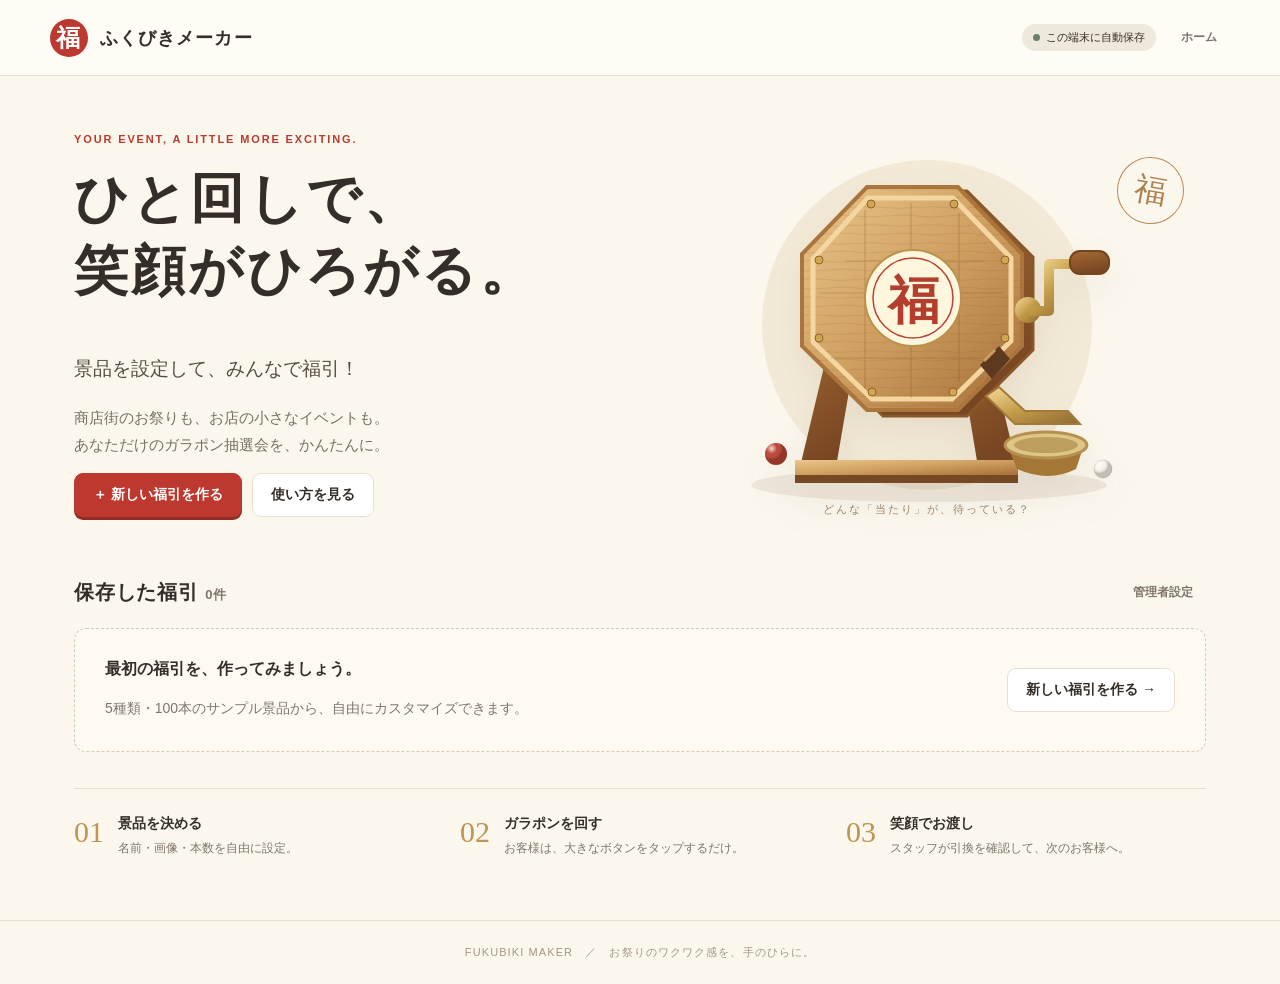
<file: fukubiki-maker/index.html>
<!doctype html>
<html lang="ja"><head><meta charset="utf-8"><meta name="viewport" content="width=device-width,initial-scale=1,viewport-fit=cover"><meta name="theme-color" content="#bd392f"><meta name="description" content="景品を設定して、みんなで福引！開催途中の景品追加・補充に対応する、ガラポン抽選と引換管理アプリ。"><title>ふくびきメーカー｜景品を設定して、みんなで福引！</title><style>:root{--red:#bd392f;--ink:#352d27;--muted:#80756b;--cream:#fbf7ed;--gold:#bf9450;--line:#e8dfd1;--green:#4d7560}*{box-sizing:border-box}body{margin:0;background:var(--cream);color:var(--ink);font-family:'Hiragino Kaku Gothic ProN','Yu Gothic',Meiryo,sans-serif;font-size:14px}button,input,select,textarea{font:inherit}button,a{touch-action:manipulation}button{cursor:pointer;border:1px solid var(--line);border-radius:9px;min-height:44px;padding:11px 18px;background:#fff;color:var(--ink);font-weight:700;transition:background .2s,transform .2s}button:hover{background:#f2ebe0}button:active{transform:translateY(1px)}button:disabled{opacity:.45;cursor:not-allowed}button.primary{background:var(--red);color:white;border-color:var(--red);box-shadow:0 3px 0 #922c25}button.primary:hover{background:#a92e26}button.dark{background:var(--ink);color:#fff;border-color:var(--ink)}button.ghost{background:transparent;border-color:transparent;color:var(--muted)}button.small{padding:7px 12px;min-height:36px;font-size:12px}.danger{color:#b6302b}h1,h2,h3,p{margin-top:0}h1,h2,.serif{font-family:'Yu Mincho','Hiragino Mincho ProN',serif}h1{font-size:clamp(32px,4.2vw,56px);letter-spacing:.06em;line-height:1.35}h2{font-size:28px;letter-spacing:.04em}h3{font-size:16px}p{line-height:1.8}.muted{color:var(--muted)}.eyebrow{font-size:11px;letter-spacing:.17em;font-weight:bold;color:var(--red);margin-bottom:18px}.badge{display:inline-flex;align-items:center;gap:6px;border-radius:30px;padding:6px 11px;font-size:11px;background:#eee9dc;white-space:nowrap}.badge.green{background:#e6eee7;color:#466950}.badge.red{background:#f7e2de;color:var(--red)}.dot{width:7px;height:7px;border-radius:50%;background:currentColor}.header{height:76px;border-bottom:1px solid var(--line);display:flex;align-items:center;justify-content:space-between;padding:0 max(24px,calc((100vw - 1180px)/2));background:#fffcf6;gap:16px}.brand{display:flex;align-items:center;gap:12px;font-size:18px;font-weight:900;letter-spacing:.06em;white-space:nowrap}.brandmark{background:var(--red);color:#fff;width:38px;height:38px;display:grid;place-items:center;border-radius:50%;font-size:24px;font-family:serif}.header-actions{display:flex;align-items:center;gap:12px}.wrap{max-width:1180px;margin:auto;padding:38px 24px 60px}.hero{display:grid;grid-template-columns:1fr 1.03fr;min-height:435px;align-items:center;gap:32px;padding:16px 0 30px}.hero p{font-size:15px;color:#796e62}.hero .lead{font-size:19px;color:#574b40;margin:18px 0}.hero-art{position:relative;min-height:370px;display:grid;place-items:center;isolation:isolate}.hero-art:before{content:'';position:absolute;width:330px;height:330px;border-radius:50%;background:#f2ead7;z-index:-1}.hero-art:after{content:'福';position:absolute;font-family:serif;right:4%;top:7%;font-size:32px;border:1px solid #bc8b56;color:#ad8050;width:65px;height:65px;display:grid;place-items:center;transform:rotate(10deg);border-radius:50%}.hero-caption{position:absolute;bottom:3px;color:#9a8468;font-size:11px;letter-spacing:.18em}.actions{display:flex;gap:10px;flex-wrap:wrap;align-items:center}.sectionbar{display:flex;align-items:center;justify-content:space-between;gap:15px;margin:24px 0 18px}.sectionbar h2{font-family:inherit;font-size:20px;margin:0}.cards{display:grid;grid-template-columns:repeat(auto-fit,minmax(270px,1fr));gap:20px}.card{border:1px solid var(--line);border-radius:14px;background:#fffefa;padding:24px;box-shadow:0 3px 14px #56402703}.eventcard{border-top:3px solid var(--red)}.eventcard h3{font-size:20px;margin:16px 0 8px}.numbers{display:flex;gap:28px;margin:22px 0}.numbers strong{font-size:26px;letter-spacing:-.03em}.numbers span{display:block;font-size:11px;color:var(--muted);margin-bottom:5px}.numbers small{font-size:12px;color:var(--muted);margin-left:5px}.empty{padding:30px;display:flex;justify-content:space-between;align-items:center;gap:20px;border:1px dashed #d8c8b5;background:#fffaf1;border-radius:12px}.steps{display:grid;grid-template-columns:repeat(3,1fr);border-top:1px solid var(--line);margin-top:36px;padding-top:26px;gap:26px}.step{display:flex;gap:14px;align-items:flex-start}.stepnum{font-family:serif;font-size:30px;color:var(--gold)}.step b{display:block;margin-bottom:5px}.step p{font-size:12px;color:var(--muted);margin:0}.footer{text-align:center;border-top:1px solid var(--line);padding:24px;color:#a49686;font-size:11px;letter-spacing:.1em}.topline{display:flex;justify-content:space-between;align-items:flex-start;gap:16px}.topline h1{font-size:30px;margin-bottom:8px}.stats{display:grid;grid-template-columns:repeat(4,1fr);gap:15px;margin:24px 0}.stat{background:#fffefa;border:1px solid var(--line);border-radius:10px;padding:18px}.stat span{color:var(--muted);font-size:12px;display:block}.stat strong{display:block;font-size:29px;margin-top:10px}.stat small{font-size:12px;color:var(--muted)}.tabs{display:flex;gap:6px;overflow-x:auto;border-bottom:1px solid var(--line);margin:22px 0;padding-bottom:8px}.tabs button{white-space:nowrap;background:transparent;border:0;color:var(--muted)}.tabs button.active{background:#eee4d7;color:var(--red)}.notice{padding:13px 17px;background:#f5eedf;border-radius:8px;color:#80643f;font-size:12px;line-height:1.8;margin:16px 0}.prizegrid{display:grid;grid-template-columns:repeat(auto-fit,minmax(300px,1fr));gap:16px}.prizehead{display:flex;gap:15px;align-items:center;margin-bottom:18px}.prizehead h3{margin:4px 0}.thumb{width:70px;height:70px;flex-shrink:0;border-radius:10px;background:#f7f0e3;object-fit:contain;display:grid;place-items:center}.thumb svg{width:44px;height:44px}.grade{font-size:12px;color:var(--muted)}.ball{display:inline-block;width:15px;height:15px;border-radius:50%;box-shadow:inset -2px -2px 4px #0002,0 0 0 1px #0002;vertical-align:middle;margin-right:6px}.prizemetrics{display:grid;grid-template-columns:repeat(3,1fr);gap:8px;margin:12px 0}.prizemetrics span{font-size:10px;color:var(--muted);display:block}.prizemetrics strong{font-size:22px}.bar{height:7px;background:#eee6d9;border-radius:6px;overflow:hidden;margin:10px 0}.bar>i{display:block;height:100%;background:var(--red);border-radius:6px}.formgrid{display:grid;grid-template-columns:1fr 1fr;gap:18px}.field{display:flex;flex-direction:column;gap:7px;font-size:12px;font-weight:bold}.field.full{grid-column:1/-1}.field small{color:var(--muted);font-weight:normal}.field input,.field select,.field textarea{width:100%;min-height:45px;border:1px solid #d9cec0;border-radius:7px;background:#fff;padding:11px 12px;color:var(--ink)}input[type=color]{padding:5px;max-width:100px}input[type=checkbox]{width:20px;height:20px;min-height:20px}.field textarea{min-height:84px;resize:vertical}.check{display:flex;align-items:center;gap:10px;margin:10px 0}.check input{width:20px;height:20px}.help{font-size:12px;color:var(--muted);line-height:1.9}.tablebox{overflow:auto;background:white;border:1px solid var(--line);border-radius:10px}table{width:100%;border-collapse:collapse;text-align:left;font-size:12px}th{background:#f5f0e6;white-space:nowrap;color:var(--muted)}th,td{padding:14px;border-bottom:1px solid var(--line);vertical-align:top}td p{margin:0}.chartrow{display:grid;grid-template-columns:140px 1fr 45px;gap:14px;align-items:center;margin:16px 0}.chartrow .bar{height:16px}.filter{display:flex;gap:10px;margin-bottom:16px;flex-wrap:wrap}.filter input,.filter select{padding:10px;border:1px solid var(--line);border-radius:8px;background:white;min-height:44px}.play{height:100dvh;overflow:hidden;display:flex;flex-direction:column;align-items:center;text-align:center;padding:20px max(18px,env(safe-area-inset-right)) max(14px,env(safe-area-inset-bottom));position:relative;background:radial-gradient(ellipse at center,#fffdf6aa,transparent 70%)}.play-top{width:100%;display:flex;justify-content:space-between;align-items:center;color:#937e63;max-width:950px;flex-shrink:0;font-size:12px}.play-title{font-size:clamp(21px,4vw,36px);margin:14px 0 0}.play-title-image{max-height:65px;max-width:180px;object-fit:contain}.play-art{min-height:0;flex:1;width:min(640px,90vw);display:flex;align-items:center;justify-content:center;position:relative}.machine{width:100%;max-width:500px;max-height:100%;overflow:visible;filter:drop-shadow(0 16px 18px #60422414)}.play-art .machine{height:100%;width:100%;max-height:460px}.play-go{font-size:clamp(18px,3vw,26px);width:min(410px,90vw);min-height:62px;flex-shrink:0;letter-spacing:.07em}.play-note{font-size:12px;color:#917c63;margin:16px 0 4px;flex-shrink:0}.spin .drum{transform-origin:240px 175px;animation:rotateDrum 3.2s cubic-bezier(.42,0,.22,1) both}.spin .handle{transform-origin:371px 182px;animation:rotateDrum 3.2s cubic-bezier(.42,0,.22,1) both}.spin .machine{animation:shake .13s 10 1.2s}.rolling-ball{opacity:0;transform-origin:350px 280px}.spin .rolling-ball{animation:ballDrop 1.8s 3s both}.result{display:flex;flex-direction:column;align-items:center;justify-content:center;flex:1;min-height:0;width:100%;position:relative;isolation:isolate}.result.luxury:before{content:'';position:absolute;inset:0;background:repeating-conic-gradient(from 10deg,#ebc26222 0deg 12deg,transparent 12deg 24deg);z-index:-1;border-radius:50%;animation:slowturn 35s linear infinite}.result h2{font-size:clamp(23px,5vw,45px);color:var(--red);margin:8px 0}.result h3{font-size:clamp(22px,4vw,38px);margin:8px 0}.result .result-img{height:clamp(70px,19dvh,160px);max-width:75vw;object-fit:contain}.result svg.result-img{width:140px}.result p{margin:5px 0;max-height:13dvh;overflow:auto}.result .result-grade{font-size:clamp(28px,6vw,64px);font-family:serif;font-weight:bold;color:#9b742e}.result-number{font-size:11px;color:var(--muted);margin:10px}.confetti{position:absolute;top:0;width:8px;height:15px;background:var(--gold);animation:fall 3.5s linear infinite;pointer-events:none;z-index:-1}.staffpanel{max-width:700px;margin:auto}.drawbadge{font-size:12px;margin-bottom:14px;color:var(--muted)}dialog{border:1px solid var(--line);border-radius:16px;width:min(620px,94vw);max-height:90dvh;padding:26px;background:#fffdf8;color:var(--ink);box-shadow:0 20px 100px #30211733}dialog::backdrop{background:#31251c77;backdrop-filter:blur(3px)}dialog h2{font-family:inherit;font-size:21px}dialog .actions{margin-top:22px;justify-content:flex-end}.modalclose{float:right;padding:3px 10px;min-height:32px;font-size:20px}.toast{position:fixed;bottom:25px;left:50%;transform:translateX(-50%);padding:14px 24px;background:var(--ink);color:white;z-index:999;border-radius:10px;box-shadow:0 5px 20px #0002;max-width:90vw;text-align:center}.error{color:#b72d22;font-size:13px;line-height:1.8;white-space:pre-line}.report{display:grid;grid-template-columns:1fr 1fr;gap:20px}details summary{cursor:pointer;padding:10px 0;color:var(--muted)}pre{white-space:pre-wrap;word-break:break-all;font-size:11px;max-height:260px;overflow:auto}.progress-ring{width:100%;height:1px;background:var(--line)}:focus-visible{outline:3px solid #b68e50;outline-offset:3px}@keyframes rotateDrum{to{transform:rotate(1440deg)}}@keyframes shake{50%{transform:translate(1.5px,-1px)}}@keyframes ballDrop{0%{opacity:0;transform:translate(-15px,-38px) scale(.6)}10%{opacity:1}45%{transform:translate(10px,22px) scale(1)}65%{transform:translate(23px,5px) scale(1)}80%{transform:translate(25px,22px) scale(1)}100%{opacity:1;transform:translate(25px,15px) scale(2)}}@keyframes slowturn{to{transform:rotate(360deg)}}@keyframes fall{0%{transform:translateY(-15px) rotate(0);opacity:0}10%{opacity:1}100%{transform:translateY(65dvh) rotate(400deg);opacity:0}}@media(max-width:720px){.header{height:65px;padding:0 16px}.brand{font-size:16px;gap:8px}.header-actions .badge{display:none}.wrap{padding:24px 17px 40px}.hero{grid-template-columns:1fr;gap:4px;padding:14px 0 18px}.hero h1{font-size:38px;margin-bottom:10px}.hero p{font-size:13px;margin-bottom:18px}.hero .lead{font-size:16px}.hero-art{min-height:265px;grid-row:2}.hero-art .machine{max-height:270px;width:330px}.hero-art:before{width:235px;height:235px}.hero-art:after{right:8%;width:48px;height:48px;font-size:24px}.hero-caption{bottom:0;font-size:10px}.steps{grid-template-columns:1fr;gap:18px;margin-top:28px}.empty{flex-direction:column;align-items:flex-start;padding:20px}.stats{grid-template-columns:repeat(2,1fr);gap:10px}.stat{padding:14px}.topline{flex-direction:column}.formgrid{grid-template-columns:1fr}.report{grid-template-columns:1fr}.card{padding:20px}.prizegrid{grid-template-columns:1fr}.chartrow{grid-template-columns:105px 1fr 35px}.play{padding-top:12px}.play-title{margin-top:8px}.play-go{min-height:58px}.play-note{margin-top:12px}.header-actions button{font-size:11px;padding:8px}.result h2{margin:4px 0}.result h3{margin:5px 0}.result-number{margin:5px}}@media(max-height:550px){.play-title{font-size:18px}.play-go{min-height:44px;font-size:18px}.play-note{margin:7px 0;font-size:10px}.play-top button{min-height:30px}.result .result-img{height:65px}.result .result-grade{font-size:28px}.result h3{font-size:22px}.result h2{font-size:22px}.play-title-image{display:none}}@media(prefers-reduced-motion:reduce){.spin .drum,.spin .handle{animation-duration:.2s}.spin .machine{animation:none}.confetti,.result.luxury:before{animation:none}.spin .rolling-ball{animation-duration:.2s;animation-delay:3s}}
</style></head><body><div id="app"><p style="padding:40px">ふくびきメーカーを準備しています…</p></div><dialog id="modal"></dialog><div id="toast" class="toast" hidden role="status" aria-live="polite"></div><noscript>この福引にはJavaScriptが必要です。</noscript><script>const Engine = (() => {
  const clone = x => structuredClone(x);
  const id = () => crypto.randomUUID();
  const now = () => new Date().toISOString();
  const count = n => { if (!Number.isSafeInteger(n) || n < 0 || n > 1000000) throw Error('本数は0〜1,000,000の整数で入力してください。'); return n; };
  const live = e => e.prizes.filter(p => p.enabled && !p.hidden && p.remaining > 0);
  const total = e => live(e).reduce((s,p)=>s+p.remaining,0);
  function uniform(n) { const max=4294967296, limit=max-max%n, a=new Uint32Array(1); do {crypto.getRandomValues(a);} while(a[0]>=limit); return a[0]%n; }
  function log(e, type, prizeId, before, after, reason='') { e.changes.push({id:id(),eventId:e.id,prizeId,time:now(),type,before:clone(before),after:clone(after),reason}); }
  function prize(data, order=0) { return {id:id(),grade:'',name:'',description:'',image:'',initial:0,remaining:0,won:0,color:'#df453a',rank:'normal',order,enabled:true,hidden:false,...data}; }
  function sample() { return [['特賞','豪華ギフトセット',1,'#d4a33d','luxury'],['1等','商品券5,000円',3,'#d7473c','luxury'],['2等','お菓子詰め合わせ',10,'#457cbd','normal'],['3等','ドリンク無料券',30,'#498865','normal'],['参加賞','ポケットティッシュ',56,'#ffffff','simple']].map((a,i)=>prize({grade:a[0],name:a[1],initial:a[2],remaining:a[2],color:a[3],rank:a[4]},i)); }
  function event(data, prizes=sample()) {return {id:id(),name:'新しい福引',date:new Date().toLocaleDateString('sv-SE'),organizer:'',description:'',background:'#fbf7ed',image:'',sound:true,status:'準備中',pin:null,prizes,draws:[],changes:[],exchanges:[],pending:null,allowed:false,started:null,created:now(),...data};}
  function draw(e) { if(e.status!=='開催中'||!e.allowed||e.pending) throw Error('スタッフによる抽選許可が必要です。'); let n=total(e);if(!n)throw Error('抽選できる景品がありません。');let r=uniform(n),p;for(const x of live(e)){if(r<x.remaining){p=x;break;}r-=x.remaining;}p.remaining--;p.won++;const d={id:id(),eventId:e.id,number:e.draws.length+1,time:now(),prizeId:p.id,snapshot:clone(p),exchange:'未引換',exchangeAt:null,void:false,voidReason:'',restored:false};e.draws.push(d);e.pending=d.id;e.allowed=false;return d; }
  function settle(e,drawId,kind,restore=false,reason='') {const d=e.draws.find(x=>x.id===drawId);if(!d||d.void)throw Error('有効な抽選が見つかりません。');if(kind==='取消'){if(!reason.trim())throw Error('取消理由を入力してください。');d.void=true;d.voidReason=reason;}else{if(d.exchange!=='未引換')throw Error('引換処理済みです。');if(!['引換済み','辞退'].includes(kind))throw Error('引換操作が不正です。');d.exchange=kind;d.exchangeAt=now();}if(restore&&!d.restored){const p=e.prizes.find(x=>x.id===d.prizeId);if(!p)throw Error('景品が見つかりません。');count(p.remaining+1);p.remaining++;d.restored=true;}e.exchanges.push({id:id(),drawId,eventId:e.id,time:now(),kind,restore,reason}); }
  function permit(e){const d=e.draws.find(x=>x.id===e.pending);if(d&&d.exchange==='未引換'&&!d.void)throw Error('先に景品引換完了または引換辞退を選んでください。');e.pending=null;e.allowed=false;if(!total(e)){e.status=e.prizes.some(p=>!p.hidden&&p.remaining>0)?'一時停止':'終了';return;}e.status='開催中';e.allowed=true;if(!e.started)e.started=now();}
  function editPrize(e,pid,values,reason=''){let p=e.prizes.find(x=>x.id===pid);const old=p?clone(p):null;if(!p){if(e.prizes.filter(x=>!x.hidden).length>=30)throw Error('景品は最大30種類です。');p=prize({},e.prizes.length);}if(!String(values.name||'').trim())throw Error('景品名を入力してください。');count(values.remaining);const protectedFields={id:p.id,initial:old?p.initial:values.remaining,won:p.won,hidden:p.hidden};Object.assign(p,values,protectedFields);if(!old)e.prizes.push(p);log(e,old?'編集':'追加',p.id,old,p,reason);return p;}
  function removePrize(e,pid){const p=e.prizes.find(x=>x.id===pid);if(!p)throw Error('景品がありません。');const before=clone(p);if(e.draws.some(d=>d.prizeId===pid)){p.hidden=true;p.enabled=false;}else e.prizes=e.prizes.filter(x=>x.id!==pid);log(e,'削除・無効化',pid,before,p.hidden?p:null);}
  function duplicate(e){return event({name:e.name+'（コピー）',organizer:e.organizer,description:e.description,background:e.background,image:e.image,sound:e.sound,pin:clone(e.pin)},e.prizes.filter(p=>!p.hidden).map((p,i)=>prize({...clone(p),id:id(),remaining:p.initial,won:0,hidden:false},i)));}
  function imageValid(s){return s===''||(typeof s==='string'&&s.length<1500000&&/^data:image\/(jpeg|png|webp);base64,[A-Za-z0-9+/=]+$/.test(s));}
  function validate(s){if(!s||s.version!==1||!Array.isArray(s.events)||s.events.length>200)throw Error('対応していないバックアップ形式です。');const ids=new Set();const string=(v,n=2000)=>typeof v==='string'&&v.length<=n;const date=v=>v===null||(typeof v==='string'&&Number.isFinite(Date.parse(v)));for(const e of s.events){if(!string(e.id)||ids.has(e.id)||!string(e.name,120)||!e.name.trim()||!['準備中','開催中','一時停止','終了'].includes(e.status)||typeof e.allowed!=='boolean'||!Array.isArray(e.prizes)||!Array.isArray(e.draws)||!Array.isArray(e.changes)||!Array.isArray(e.exchanges)||e.prizes.filter(p=>!p.hidden).length>30||!imageValid(e.image)||!/^#[\da-f]{6}$/i.test(e.background)||!string(e.description)||!string(e.organizer,120)||!string(e.date,30)||typeof e.sound!=='boolean'||!date(e.created)||!date(e.started)||!e.pin||!/^([\da-f]{2}){16}$/.test(e.pin.salt)||!/^([\da-f]{2}){32}$/.test(e.pin.hash))throw Error('イベント設定に不整合があります。');ids.add(e.id);const ps=new Set();for(const p of e.prizes){if(!string(p.id)||ps.has(p.id)||!string(p.name,120)||!p.name.trim()||!string(p.grade,30)||!string(p.description)||!imageValid(p.image)||!/^#[\da-f]{6}$/i.test(p.color)||!['luxury','normal','simple'].includes(p.rank)||typeof p.enabled!=='boolean'||typeof p.hidden!=='boolean'||!Number.isSafeInteger(p.order))throw Error('景品データに不整合があります。');count(p.remaining);count(p.initial);if(!Number.isSafeInteger(p.won)||p.won<0)throw Error('当選数が不正です。');ps.add(p.id);}const ds=new Set();for(const [i,d] of e.draws.entries()){if(!string(d.id)||ds.has(d.id)||!ps.has(d.prizeId)||d.eventId!==e.id||d.number!==i+1||!d.snapshot||!string(d.snapshot.name,120)||!string(d.snapshot.grade,30)||!string(d.snapshot.description)||!/^#[\da-f]{6}$/i.test(d.snapshot.color)||!['luxury','normal','simple'].includes(d.snapshot.rank)||!imageValid(d.snapshot.image)||!date(d.time)||!date(d.exchangeAt)||!['未引換','引換済み','辞退'].includes(d.exchange)||typeof d.void!=='boolean'||typeof d.restored!=='boolean'||!string(d.voidReason))throw Error('抽選履歴に不整合があります。');ds.add(d.id);}for(const p of e.prizes)if(p.won!==e.draws.filter(d=>d.prizeId===p.id).length)throw Error('当選数と履歴が一致しません。');if(e.pending!==null&&!ds.has(e.pending))throw Error('進行状態に不整合があります。');if(e.pending&&e.allowed)throw Error('抽選許可が不正です。');if(e.allowed&&e.status!=='開催中')throw Error('開催状態が不正です。');for(const d of e.draws)if(!d.void&&d.exchange==='未引換'&&e.pending!==d.id)throw Error('未引換の進行状態が不正です。');for(const c of e.changes)if(!string(c.id)||c.eventId!==e.id||!date(c.time)||!string(c.type)||!string(c.reason)||!Object.hasOwn(c,'before')||!Object.hasOwn(c,'after'))throw Error('変更履歴が不正です。');for(const x of e.exchanges)if(!string(x.id)||!ds.has(x.drawId)||x.eventId!==e.id||!date(x.time)||!['取消','引換済み','辞退'].includes(x.kind)||typeof x.restore!=='boolean'||!string(x.reason))throw Error('引換履歴が不正です。');}return s;}
  return {clone,id,now,count,live,total,uniform,log,prize,sample,event,draw,settle,permit,editPrize,removePrize,duplicate,validate};
})();

const gift = (cls='') => `<svg class="${cls}" viewBox="0 0 100 100" aria-label="ギフト" role="img"><rect x="20" y="42" width="60" height="43" rx="4" fill="#dbc397"/><path d="M23 46h54v10H23z" fill="#c8aa77"/><rect x="15" y="34" width="70" height="17" rx="4" fill="#ead7b4"/><path d="M44 35h12v50H44z" fill="#ba493b"/><path d="M49 34C15 38 22 8 36 18c9 5 13 16 13 16zm2 0c34 4 27-26 13-16-9 5-13 16-13 16z" fill="none" stroke="#ba493b" stroke-width="7"/><path d="M28 64h8m-8 7h8" stroke="#f6e8cf" stroke-width="3"/></svg>`;
const machine = (color='#d1a040') => `<svg class="machine" viewBox="0 0 500 390" role="img" aria-label="木製のガラポン抽選機"><defs><linearGradient id="wood" x1="0" y1="0" x2="1" y2="1"><stop stop-color="#ebc68b"/><stop offset=".5" stop-color="#cf9f60"/><stop offset="1" stop-color="#a66f37"/></linearGradient><linearGradient id="darkwood" x2=".3" y2="1"><stop stop-color="#a66b34"/><stop offset="1" stop-color="#784622"/></linearGradient><linearGradient id="brass" x2="1" y2="1"><stop stop-color="#f5dd99"/><stop offset=".5" stop-color="#c29a48"/><stop offset="1" stop-color="#8c6932"/></linearGradient><radialGradient id="ballshine" cx=".3" cy=".25"><stop stop-color="#fff" stop-opacity=".8"/><stop offset=".5" stop-color="#fff" stop-opacity="0"/><stop offset="1" stop-color="#000" stop-opacity=".22"/></radialGradient><pattern id="grain" width="60" height="18" patternUnits="userSpaceOnUse"><path d="M0 6c20-4 35 3 60-1M0 14c20 3 40-3 60 0" stroke="#744824" stroke-opacity=".13" fill="none"/></pattern></defs><ellipse cx="252" cy="355" rx="178" ry="17" fill="#634824" opacity=".09"/><path d="M123 337l39-163h25l-28 163z" fill="url(#darkwood)"/><path d="M301 337l-27-163h27l39 163z" fill="url(#darkwood)"/><path d="M118 337h223v16H118z" fill="#764823"/><path d="M118 330h223v15H118z" fill="url(#wood)"/><rect x="165" y="169" width="187" height="18" rx="7" fill="#8e673d"/><g class="drum"><path d="M206 61h84l66 66v93l-66 66h-84l-66-66v-93z" fill="url(#darkwood)" stroke="#885627" stroke-width="3"/><path d="M190 57h91l64 67v92l-64 64h-91l-65-64v-92z" fill="url(#wood)" stroke="#aa763e" stroke-width="4"/><path d="M190 57h91l64 67v92l-64 64h-91l-65-64v-92z" fill="url(#grain)"/><path d="M191 68h85l58 60v83l-59 58h-80l-59-57v-83z" fill="none" stroke="#f4d6a0" stroke-width="5"/><path d="M188 80v179m46-186v195m48-185v169m-140-89h184m-172 65h159m-145-97h140" stroke="#80542c" stroke-width="1.2" opacity=".28"/><g fill="#d0a653" stroke="#926329"><circle cx="194" cy="74" r="4"/><circle cx="277" cy="74" r="4"/><circle cx="328" cy="130" r="4"/><circle cx="328" cy="208" r="4"/><circle cx="276" cy="262" r="4"/><circle cx="195" cy="262" r="4"/><circle cx="142" cy="208" r="4"/><circle cx="142" cy="130" r="4"/></g><circle cx="236" cy="168" r="48" fill="#fff7dd" stroke="#bb924b" stroke-width="2"/><circle cx="236" cy="168" r="40" fill="none" stroke="#be4131" stroke-width="1.5"/><text x="236" y="188" text-anchor="middle" fill="#b23e2d" font-size="51" font-family="serif" font-weight="bold">福</text><path d="M303 235l19-19 11 13-18 20z" fill="#5d391f"/><path d="M307 231l11-11" stroke="#cc9c5b" stroke-width="3"/></g><circle cx="351" cy="180" r="13" fill="url(#brass)"/><g class="handle"><path d="M352 181h20v-47h33" stroke="url(#brass)" stroke-width="10" fill="none" stroke-linejoin="round"/><rect x="393" y="121" width="39" height="23" rx="10" fill="url(#darkwood)" stroke="#75451e" stroke-width="2"/></g><path d="M322 257l26 24h43l12 13h-65l-29-28z" fill="url(#brass)" stroke="#a37939" stroke-width="2"/><path d="M330 315q33 19 77 0l-8 24q-27 14-59 0z" fill="#a47736"/><ellipse cx="369" cy="315" rx="41" ry="13" fill="#dec687" stroke="#b5904e" stroke-width="3"/><ellipse cx="369" cy="315" rx="32" ry="8" fill="#9d7839" opacity=".5"/><g class="rolling-ball"><circle cx="350" cy="280" r="12" fill="${color}"/><circle cx="350" cy="280" r="12" fill="url(#ballshine)"/></g><circle cx="99" cy="324" r="11" fill="#be4536"/><circle cx="99" cy="324" r="11" fill="url(#ballshine)"/><circle cx="426" cy="339" r="9" fill="#f7f3e9" stroke="#dfd3c1"/><circle cx="426" cy="339" r="9" fill="url(#ballshine)"/></svg>`;

const $=s=>document.querySelector(s), esc=s=>String(s??'').replace(/[&<>"']/g,c=>({'&':'&amp;','<':'&lt;','>':'&gt;','"':'&quot;',"'":'&#39;'}[c]));
const fmt=t=>t?new Date(t).toLocaleString('ja-JP',{hour12:false}):'—';
const num=n=>Number(n).toLocaleString('ja-JP');
let db,state={version:1,revision:0,events:[],last:null},current=null,view='home',tab='prizes',busy=false,spinning=false,authId=null,hasLock=false,pinFailures=0,pinBlocked=0;
const eventNow=()=>state.events.find(e=>e.id===current), authorized=()=>current!==null&&authId===current;
const btn=(text,action,cls='',attrs='')=>`<button class="${cls}" data-action="${action}" ${attrs}>${text}</button>`;
const imageTag=(p,cls='thumb')=>p.image?`<img class="${cls}" src="${esc(p.image)}" alt="${esc(p.name||'タイトル画像')}">`:`<div class="${cls}">${gift()}</div>`;
const statusBadge=e=>`<span class="badge ${e.status==='開催中'?'green':e.status==='終了'?'red':''}"><i class="dot"></i>${esc(e.status)}</span>`;
function toast(s){$('#toast').textContent=s;$('#toast').hidden=false;clearTimeout(toast.timer);toast.timer=setTimeout(()=>$('#toast').hidden=true,4500);}
function fail(err){console.error(err);toast(err.name==='QuotaExceededError'?'保存容量が不足しています。バックアップ後に画像の容量を減らしてください。':err.message||'保存できませんでした。');}
function openDB(){return new Promise((resolve,reject)=>{const r=indexedDB.open('fukubiki-maker-v1',1);r.onupgradeneeded=()=>r.result.createObjectStore('state');r.onerror=()=>reject(r.error);r.onsuccess=()=>{db=r.result;db.onversionchange=()=>{db.close();location.reload();};resolve();};});}
function readDB(){return new Promise((resolve,reject)=>{const t=db.transaction('state','readonly'),r=t.objectStore('state').get('root');r.onsuccess=()=>resolve(r.result||{version:1,revision:0,events:[],last:null});r.onerror=()=>reject(r.error);});}
// Every state change reads the latest record and writes all dependent fields in one IDB transaction.
function update(mutator,checkRevision=false){if(!hasLock)return Promise.reject(Error('この福引は別のタブで開かれています。'));const revision=state.revision;return new Promise((resolve,reject)=>{const tx=db.transaction('state','readwrite'),store=tx.objectStore('state');let next,result,cause;const req=store.get('root');req.onsuccess=()=>{try{next=req.result||{version:1,revision:0,events:[],last:null};if(checkRevision&&next.revision!==revision)throw Error('別の操作で内容が変わりました。画面を開き直してください。');result=mutator(next);next.revision=(next.revision||0)+1;store.put(next,'root');}catch(err){cause=err;tx.abort();}};tx.oncomplete=()=>{state=next;resolve(result);};tx.onabort=()=>reject(cause||tx.error||Error('保存に失敗しました。変更は取り消されました。'));tx.onerror=()=>{};});}
async function mutate(fn,check=false){if(!authorized())throw Error('スタッフ認証が必要です。PINを入力してください。');return update(s=>{const e=s.events.find(e=>e.id===current);if(!e)throw Error('イベントが見つかりません。');return fn(e,s);},check);}
function modal(title,body,submit,label='保存する'){const d=$('#modal');d.setAttribute('aria-labelledby','modal-title');d.innerHTML=`<button class="modalclose" type="button" aria-label="閉じる">×</button><h2 id="modal-title">${title}</h2><form id="modalform">${body}<p class="error" id="modalerror" role="alert"></p><div class="actions"><button type="button" class="cancel">キャンセル</button><button class="primary" type="submit">${label}</button></div></form>`;d.querySelector('.modalclose').onclick=d.querySelector('.cancel').onclick=()=>d.close();d.oncancel=()=>{};d.querySelector('form').onsubmit=async ev=>{ev.preventDefault();const b=d.querySelector('[type=submit]');b.disabled=true;$('#modalerror').textContent='';try{await submit(new FormData(ev.target),ev.target);d.close();}catch(err){$('#modalerror').textContent=err.message;}finally{b.disabled=false;}};d.showModal();setTimeout(()=>d.querySelector('input:not([type=file]),select,textarea')?.focus(),30);}
function input(label,name,value='',type='text',attrs=''){return `<label class="field">${label}<input name="${name}" type="${type}" value="${esc(value)}" ${attrs}></label>`;}
function textArea(label,name,value=''){return `<label class="field full">${label}<textarea name="${name}" maxlength="2000">${esc(value)}</textarea></label>`;}
function imageInput(label,name,existing=''){return `<label class="field full">${label}<input type="file" name="${name}" accept="image/png,image/jpeg,image/webp"><small>長辺600px以下に縮小して保存します。</small></label>${existing?`<label class="check"><input type="checkbox" name="${name}Remove">現在の画像を削除</label>`:''}`;}
async function compress(file){if(!file||!file.size)return null;if(file.size>15*1024*1024)throw Error('画像は15MB以下にしてください。');if(!['image/png','image/jpeg','image/webp'].includes(file.type))throw Error('PNG・JPEG・WebP画像を選んでください。');let url=URL.createObjectURL(file);try{const im=new Image();im.src=url;await im.decode();const ratio=Math.min(1,600/Math.max(im.width,im.height));const canvas=document.createElement('canvas');canvas.width=Math.max(1,Math.round(im.width*ratio));canvas.height=Math.max(1,Math.round(im.height*ratio));canvas.getContext('2d').drawImage(im,0,0,canvas.width,canvas.height);return canvas.toDataURL('image/webp',.78);}catch{throw Error('画像を読み込めませんでした。別の画像を選んでください。');}finally{URL.revokeObjectURL(url);}}
const hex=a=>Array.from(a,x=>x.toString(16).padStart(2,'0')).join('');
async function hashPIN(pin,salt){if(!crypto.subtle)throw Error('PIN保護にはHTTPS環境が必要です。公開URLで開いてください。');const bytes=Uint8Array.from(salt.match(/../g),x=>parseInt(x,16));const key=await crypto.subtle.importKey('raw',new TextEncoder().encode(pin),'PBKDF2',false,['deriveBits']);return hex(new Uint8Array(await crypto.subtle.deriveBits({name:'PBKDF2',salt:bytes,iterations:120000,hash:'SHA-256'},key,256)));}
async function newPIN(pin){if(!/^\d{4,6}$/.test(pin))throw Error('PINは4〜6桁の数字にしてください。');const salt=hex(crypto.getRandomValues(new Uint8Array(16)));return {salt,hash:await hashPIN(pin,salt)};}
function authenticate(next,force=false){if(authorized()&&!force){next();return;}modal('スタッフ認証',`<p class="help">このイベントに設定した4〜6桁のPINを入力してください。認証はこのページを閉じるか、手動でロックするまで有効です。抽選ごとの入力は不要です。</p>${input('スタッフPIN','pin','','password','inputmode="numeric" pattern="[0-9]{4,6}" minlength="4" maxlength="6" required autocomplete="off"')}`,async f=>{if(Date.now()<pinBlocked)throw Error('入力が続いたため、30秒待ってから再試行してください。');const e=eventNow();if(await hashPIN(f.get('pin'),e.pin.salt)!==e.pin.hash){pinFailures++;if(pinFailures>=5){pinBlocked=Date.now()+30000;pinFailures=0;}throw Error('PINが違います。');}pinFailures=0;authId=current;setTimeout(()=>Promise.resolve(next()).catch(fail),0);},'認証する');}
function frame(content){return `<header class="header"><div class="brand"><span class="brandmark">福</span>ふくびきメーカー</div><div class="header-actions"><span class="badge"><i class="dot" style="color:#678269"></i>この端末に自動保存</span>${btn('ホーム','home','ghost small')}</div></header><main class="wrap">${content}</main><footer class="footer">FUKUBIKI MAKER　／　お祭りのワクワク感を、手のひらに。</footer>`;}
function render(){document.body.style.background= view==='play'?(eventNow()?.background||'#fbf7ed'):'#fbf7ed';if(!hasLock)return;let html;if(view==='home')html=home();else if(view==='play')html=play();else html=admin();$('#app').innerHTML=html;}
function home(){return frame(`<section class="hero"><div><div class="eyebrow">YOUR EVENT, A LITTLE MORE EXCITING.</div><h1>ひと回しで、<br>笑顔がひろがる。</h1><p class="lead">景品を設定して、みんなで福引！</p><p>商店街のお祭りも、お店の小さなイベントも。<br>あなただけのガラポン抽選会を、かんたんに。</p><div class="actions">${btn('＋ 新しい福引を作る','new','primary')}${state.events.length?btn('前回の福引を再開','resume'):btn('使い方を見る','help')}</div></div><div class="hero-art">${machine()}<span class="hero-caption">どんな「当たり」が、待っている？</span></div></section><div class="sectionbar"><h2>保存した福引 <span class="muted" style="font-size:13px">${state.events.length}件</span></h2>${btn('管理者設定','global','ghost small')}</div>${state.events.length?`<div class="cards">${state.events.map(e=>`<article class="card eventcard">${statusBadge(e)}<h3>${esc(e.name)}</h3><div class="muted">${esc(e.date)} ${e.organizer?'／ '+esc(e.organizer):''}</div><div class="numbers"><div><span>抽選済み</span><strong>${num(e.draws.length)}</strong><small>回</small></div><div><span>抽選できる残り</span><strong>${num(Engine.total(e))}</strong><small>本</small></div></div><div class="actions">${btn('福引を開く →','open','primary small',`data-id="${esc(e.id)}"`)}${btn('管理する','manage','small',`data-id="${esc(e.id)}"`)}</div></article>`).join('')}</div>`:`<div class="empty"><div><h3>最初の福引を、作ってみましょう。</h3><p class="muted" style="margin:0">5種類・100本のサンプル景品から、自由にカスタマイズできます。</p></div>${btn('新しい福引を作る →','new')}</div>`}<div class="steps"><div class="step"><span class="stepnum">01</span><div><b>景品を決める</b><p>名前・画像・本数を自由に設定。</p></div></div><div class="step"><span class="stepnum">02</span><div><b>ガラポンを回す</b><p>お客様は、大きなボタンをタップするだけ。</p></div></div><div class="step"><span class="stepnum">03</span><div><b>笑顔でお渡し</b><p>スタッフが引換を確認して、次のお客様へ。</p></div></div></div>`);}
function stats(e){return `<div class="stats"><div class="stat"><span>累計抽選</span><strong>${num(e.draws.length)} <small>回</small></strong></div><div class="stat"><span>抽選できる残り</span><strong>${num(Engine.total(e))} <small>本</small></strong></div><div class="stat"><span>有効な景品</span><strong>${e.prizes.filter(p=>p.enabled&&!p.hidden).length} <small>種類</small></strong></div><div class="stat"><span>引換待ち</span><strong>${e.draws.filter(d=>!d.void&&d.exchange==='未引換').length} <small>件</small></strong></div></div>`;}
function admin(){const e=eventNow();if(!e){view='home';return home();}const tabs=[['prizes','景品管理'],['history','抽選履歴'],['changes','変更・引換履歴'],['report','集計レポート'],['settings','イベント設定'],['data','バックアップ']];return frame(`<div class="topline"><div><div class="eyebrow">STAFF DASHBOARD</div><h1>${esc(e.name)}</h1>${statusBadge(e)} <span class="muted">${esc(e.date)}</span></div><div class="actions">${btn(e.pending?'当選結果へ戻る':'福引画面へ','play','primary')}${btn('イベントを複製','duplicate','small')}</div></div>${stats(e)}${e.pending?`<div class="notice">当選結果を保持しています。内容を編集しても、確定済みの結果は変わりません。 ${btn('引換を確認','staff','small')}</div>`:''}<nav class="tabs">${tabs.map(([id,label])=>btn(label,'tab',tab===id?'active':'',`data-tab="${id}"`)).join('')}</nav>${tab==='prizes'?prizesView(e):tab==='history'?historyView(e):tab==='changes'?changesView(e):tab==='report'?reportView(e):tab==='settings'?settingsView(e):dataView(e)}`);}
function prizesView(e){const all=Engine.total(e);return `<div class="sectionbar"><h2>景品と残り本数</h2>${btn('＋ 新しい景品を追加','add','primary')}</div><p class="help">残り本数や景品の内容は、開催途中でも変更できます。保存後、次の抽選から反映されます。</p><div class="prizegrid">${e.prizes.filter(p=>!p.hidden).sort((a,b)=>a.order-b.order).map(p=>{const chance=p.enabled&&all?p.remaining/all*100:0;return `<article class="card"><div class="prizehead">${imageTag(p)}<div><div class="grade"><i class="ball" style="background:${p.color}"></i>${esc(p.grade)}</div><h3>${esc(p.name)}</h3><span class="badge ${p.enabled?'green':''}">${p.enabled?'有効':'一時停止'}</span></div></div><div class="prizemetrics"><div><span>現在残数</span><strong>${num(p.remaining)}</strong></div><div><span>累計当選</span><strong>${num(p.won)}</strong></div><div><span>当選確率</span><strong style="font-size:18px">${chance.toFixed(2)}<small>%</small></strong></div></div><div class="bar"><i style="width:${chance}%;background:${p.color==='#ffffff'?'#c2b59e':p.color}"></i></div><p class="help">初期 ${num(p.initial)}本 ／ 調整後供給 ${num(p.remaining+e.draws.filter(d=>d.prizeId===p.id&&!d.restored).length)}本</p><div class="actions">${btn('編集','edit','small',`data-id="${p.id}"`)}${btn('＋補充','supply','small',`data-id="${p.id}"`)}${btn('残数変更','quantity','small',`data-id="${p.id}"`)}${btn(p.enabled?'一時停止':'再開','toggle','small',`data-id="${p.id}"`)}${btn('削除','remove','ghost small danger',`data-id="${p.id}"`)}</div></article>`;}).join('')||'<div class="empty">景品がありません。「新しい景品を追加」から登録してください。</div>'}</div>`;}
function historyView(e){return `<div class="sectionbar"><h2>抽選履歴</h2>${btn('CSVを書き出す','csv-draw','small')}</div><div class="filter"><input id="search-history" placeholder="景品名・等級・抽選番号で検索" aria-label="履歴検索"><select id="filter-history" aria-label="引換状態"><option>すべて</option><option>未引換</option><option>引換済み</option><option>辞退</option><option>取消</option></select></div><div class="tablebox"><table><thead><tr><th>番号 / 日時</th><th>当選時の景品</th><th>状態</th><th>操作</th></tr></thead><tbody id="history-body">${historyRows(e)}</tbody></table></div>`;}
function historyRows(e){const q=($('#search-history')?.value||'').toLowerCase(),f=$('#filter-history')?.value||'すべて';return e.draws.slice().reverse().filter(d=>(`${d.number} ${d.snapshot.name} ${d.snapshot.grade}`).toLowerCase().includes(q)&&(f==='すべて'||(f==='取消'?d.void:!d.void&&d.exchange===f))).map(d=>`<tr><td><b>#${String(d.number).padStart(4,'0')}</b><br>${fmt(d.time)}<details><summary>ID</summary>${esc(d.id)}</details></td><td><div class="prizehead" style="margin:0">${imageTag(d.snapshot)}<div><i class="ball" style="background:${d.snapshot.color}"></i>${esc(d.snapshot.grade)}<p>${esc(d.snapshot.name)}</p></div></div></td><td>${d.void?'取消':esc(d.exchange)}${d.restored?'<br>在庫復元済み':''}<br><small>${fmt(d.exchangeAt)}</small>${d.void?`<p>${esc(d.voidReason)}</p>`:''}</td><td>${!d.void&&d.exchange==='未引換'?btn('引換確認','staff','small'):''}${!d.void?btn('取り消す','void','small danger',`data-id="${d.id}"`):''}</td></tr>`).join('')||'<tr><td colspan="4">該当する抽選はありません。</td></tr>';}
function changesView(e){return `<div class="sectionbar"><h2>景品変更履歴</h2>${btn('CSVを書き出す','csv-change','small')}</div><div class="tablebox"><table><thead><tr><th>日時</th><th>操作</th><th>景品 / 変更内容</th></tr></thead><tbody>${e.changes.slice().reverse().map(c=>`<tr><td>${fmt(c.time)}</td><td>${esc(c.type)}</td><td>${esc(c.after?.name||c.before?.name||'イベント')}<br>${esc(c.reason)}<details><summary>変更前・変更後</summary><pre>${esc(JSON.stringify({変更前:summarySnapshot(c.before),変更後:summarySnapshot(c.after)},null,2))}</pre></details></td></tr>`).join('')||'<tr><td colspan="3">変更はまだありません。</td></tr>'}</tbody></table></div><div class="sectionbar"><h2>引換・取消履歴</h2></div><div class="tablebox"><table><thead><tr><th>日時</th><th>抽選番号</th><th>操作</th><th>在庫復元 / 理由</th></tr></thead><tbody>${e.exchanges.slice().reverse().map(x=>`<tr><td>${fmt(x.time)}</td><td>#${e.draws.find(d=>d.id===x.drawId)?.number||'—'}</td><td>${esc(x.kind)}</td><td>${x.restore?'あり':'なし'} ${esc(x.reason)}</td></tr>`).join('')||'<tr><td colspan="4">引換履歴はまだありません。</td></tr>'}</tbody></table></div>`;}
function summarySnapshot(p){if(!p)return p;const v={...p};if('image'in v)v.image=v.image?'画像あり':'';delete v.pin;return v;}
function reportView(e){const valid=e.draws.filter(d=>!d.void),max=Math.max(1,...e.prizes.map(p=>valid.filter(d=>d.prizeId===p.id).length));return `<div class="sectionbar"><h2>イベントの集計</h2>${btn('集計CSV','csv-report','small')}</div><div class="report"><section class="card"><h3>景品別の有効当選数</h3>${e.prizes.map(p=>{const n=valid.filter(d=>d.prizeId===p.id).length;return `<div class="chartrow"><span>${esc(p.name)}</span><div class="bar"><i style="width:${n/max*100}%"></i></div><b>${num(n)}</b></div><small class="muted">現在残数 ${num(p.remaining)}本 ${p.hidden?'（無効化済み）':''}</small>`;}).join('')}</section><section class="card"><h3>運営レポート</h3><table><tbody>${[['総抽選回数',e.draws.length],['有効な抽選回数',valid.length],['引換済み',valid.filter(d=>d.exchange==='引換済み').length],['未引換',valid.filter(d=>d.exchange==='未引換').length],['引換辞退',valid.filter(d=>d.exchange==='辞退').length],['取り消し',e.draws.filter(d=>d.void).length],['イベント開始',fmt(e.started)],['最終抽選',fmt(e.draws.at(-1)?.time)]].map(([a,b])=>`<tr><td>${a}</td><td><b>${b}</b></td></tr>`).join('')}</tbody></table><div class="actions" style="margin-top:20px">${btn('追加・補充履歴を見る','tab','small','data-tab="changes"')}${btn('イベントを終了する','end','small danger')}</div></section></div>`;}
function settingsView(e){return `<section class="card"><div class="sectionbar"><h2>イベント設定</h2>${btn('設定を編集','settings-edit','primary small')}</div><table><tbody>${[['イベント名',e.name],['開催日',e.date],['主催者',e.organizer||'—'],['説明',e.description||'—'],['音声',e.sound?'ON':'OFF'],['スタッフPIN','設定済み（保護して保存）']].map(([a,b])=>`<tr><th>${a}</th><td>${esc(b)}</td></tr>`).join('')}</tbody></table><div class="actions" style="margin-top:22px">${btn(e.sound?'音をOFFにする':'音をONにする','sound')}${btn('PINを変更','pin-change')}${btn('一時停止','pause')}${btn('イベントを終了','end','danger')}</div><p class="help" style="margin-top:18px">PINは忘れないよう管理してください。PINを忘れたイベントの管理ロックは解除できません。</p></section>`;}
function dataView(){return `<section class="card"><h2>データのバックアップ</h2><p>このブラウザに保存されたイベント・景品画像・抽選履歴を、まとめて保存します。</p><div class="notice">端末やブラウザを変えるとデータは共有されません。ブラウザの保存データを消す前や、イベント終了後にJSONバックアップを保管してください。復元は全イベントを置き換えます。</div><div class="actions">${btn('JSONバックアップを書き出す','backup','primary')}${btn('JSONから復元する','restore')}</div><p class="help" style="margin-top:20px">バックアップには画像・PINの保護情報を含みます。外部に公開せず保管してください。開催中の参加者への端末受け渡しには「福引画面」を使用してください。</p></section>`;}
function play(){const e=eventNow(),d=e.draws.find(d=>d.id===e.pending);if(d&&!spinning)return resultView(e,d);const active=e.status==='開催中'&&e.allowed&&!e.pending&&Engine.total(e)>0;let note=active?'ボタンをタップして、運だめし！':e.status==='終了'?'たくさんのご参加ありがとうございました！':'スタッフの準備ができるまでお待ちください。';let title=e.status==='終了'&&!Engine.total(e)?'本日の福引は終了しました！':e.name;return `<main class="play"><div class="play-top"><span>ふくびきメーカー</span>${btn('スタッフ操作','staff','ghost small',spinning?'disabled':'')}</div>${e.image?`<img class="play-title-image" src="${esc(e.image)}" alt="イベント">`:''}<h1 class="play-title">${esc(title)}</h1><div class="play-art ${spinning?'spin':''}">${machine(d?.snapshot.color)}</div>${btn(spinning?'抽選中…':active?'ガラポンを回す！':'スタッフの準備待ち','draw','primary play-go',active&&!spinning?'':'disabled')}<p class="play-note">${spinning?'どの玉が出るかな…':note}</p></main>`;}
function resultView(e,d){const p=d.snapshot,lux=p.rank==='luxury';return `<main class="play"><div class="play-top"><span>${esc(e.name)}</span>${btn('スタッフ操作','staff','ghost small')}</div><section class="result ${p.rank}">${lux?Array.from({length:24},(_,i)=>`<i class="confetti" style="left:${i*4}%;animation-delay:${(i%7)*.37}s;background:${['#d5b667','#bd392f','#eadba9'][i%3]}"></i>`).join(''):''}<h2>${d.void?'抽選取り消し':lux?'大当たり！！':'おめでとうございます！'}</h2><div class="result-grade"><i class="ball" style="background:${p.color};width:28px;height:28px"></i>${esc(p.grade)}</div>${p.image?`<img class="result-img" src="${esc(p.image)}" alt="${esc(p.name)}">`:gift('result-img')}<h3>${esc(p.name)}</h3><p>${esc(p.description)}</p><div class="result-number">抽選番号 #${String(d.number).padStart(4,'0')}　${fmt(d.time)}</div><span class="badge">${d.void?'取消済み':esc(d.exchange)}</span></section><p class="play-note">${d.exchange==='未引換'&&!d.void?'この画面をスタッフにお見せください。':'ご参加ありがとうございました！'}</p>${btn('スタッフ：引換確認・次のお客様','staff','dark play-go')}</main>`;}
function staffView(){const e=eventNow(),d=e.draws.find(x=>x.id===e.pending);const remaining=Engine.total(e);modal('スタッフ操作',`<p class="help">${esc(e.name)} ／ ${esc(e.status)} ／ 抽選対象 ${num(remaining)}本</p>${d?`<div class="notice"><b>#${d.number} ${esc(d.snapshot.grade)}　${esc(d.snapshot.name)}</b><br>${d.void?'取消済み':esc(d.exchange)}</div>${!d.void&&d.exchange==='未引換'?`<div class="actions" style="justify-content:flex-start">${btn('景品引換完了','redeem','primary')}${btn('引換辞退','decline')}</div>`:''}`:''}<div class="actions" style="justify-content:flex-start">${btn('一時停止して管理画面へ','admin-pause')}${btn('音声 '+(e.sound?'ON':'OFF'),'sound','small')}${btn('スタッフ操作をロック','staff-lock','small')}</div>${!remaining?`<p class="notice">${e.prizes.some(p=>!p.hidden&&p.remaining>0)?'一時停止中の景品があります。有効に戻すと再開できます。':'景品がありません。追加・補充して再開できます。'}</p>`:''}`,async()=>{await mutate(e=>Engine.permit(e));view='play';render();},d?'次のお客様へ':remaining?'抽選を許可する':'終了・待機画面へ');const submit=$('#modal [type=submit]');if(d&&!d.void&&d.exchange==='未引換')submit.disabled=true;}
async function eventForm(existing){const e=existing||{name:'わくわく福引大会',date:new Date().toLocaleDateString('sv-SE'),organizer:'',description:'',background:'#fbf7ed',image:'',sound:true};modal(existing?'イベント設定を編集':'新しい福引を作る',`<div class="formgrid">${input('イベント名','name',e.name,'text','required maxlength="120"')}${input('開催日','date',e.date,'date','required')}${input('主催者名','organizer',e.organizer,'text','maxlength="120"')}${input('背景色','background',e.background,'color')}${textArea('説明文','description',e.description)}${imageInput('タイトル画像（任意）','image',e.image)}${existing?'':input('スタッフPIN（4〜6桁）','pin','','password','required inputmode="numeric" pattern="[0-9]{4,6}" maxlength="6" autocomplete="new-password"')}<label class="check"><input name="sound" type="checkbox" ${e.sound?'checked':''}>音を鳴らす</label></div>${!existing?'<p class="help">5種類・100本のサンプル景品で作成します。あとから自由に変更できます。</p>':''}`,async f=>{const values={name:String(f.get('name')).trim(),date:f.get('date'),organizer:f.get('organizer').trim(),description:f.get('description').trim(),background:f.get('background'),sound:f.has('sound'),image:f.has('imageRemove')?'':await compress(f.get('image'))||e.image};if(!values.name)throw Error('イベント名を入力してください。');if(existing){await mutate(ev=>{const before={name:ev.name,date:ev.date,organizer:ev.organizer,description:ev.description,background:ev.background,image:ev.image,sound:ev.sound};Object.assign(ev,values);Engine.log(ev,'イベント設定',null,before,values);},true);}else{const pin=await newPIN(f.get('pin'));const fresh=Engine.event({...values,pin});await update(s=>{s.events.push(fresh);s.last=fresh.id;});current=fresh.id;authId=current;}view='admin';tab='prizes';render();toast('イベントを保存しました。');},existing?'変更を保存':'福引を作成する');}
function prizeForm(pid){const e=eventNow(),existing=e.prizes.find(p=>p.id===pid),p=existing||Engine.prize({remaining:1,color:'#df453a',rank:'normal'});modal(existing?'景品を編集':'新しい景品を追加',`<div class="formgrid">${input('等級名','grade',p.grade,'text','maxlength="30"')}${input('景品名','name',p.name,'text','required maxlength="120"')}${input('現在の残り本数','remaining',p.remaining,'number','required min="0" max="1000000" step="1"')}${input('玉の色','color',p.color,'color')}<label class="field">当選演出<select name="rank">${[['luxury','豪華'],['normal','通常'],['simple','簡易']].map(([a,b])=>`<option value="${a}" ${p.rank===a?'selected':''}>${b}</option>`).join('')}</select></label>${input('表示順','order',existing?p.order:e.prizes.length,'number','required min="0" max="9999" step="1"')}${textArea('景品の説明','description',p.description)}${imageInput('景品画像（任意）','image',p.image)}<label class="check"><input name="enabled" type="checkbox" ${p.enabled?'checked':''}>抽選対象にする</label>${input('変更理由・メモ（任意）','reason','','text','maxlength="2000"')}</div>${existing?`<p class="help">景品ID：${esc(p.id)}<br>初期 ${p.initial}本 ／ 累計当選 ${p.won}本。過去の当選結果は変更しません。</p>`:''}`,async f=>{const image=f.has('imageRemove')?'':await compress(f.get('image'))||p.image;const values={grade:f.get('grade').trim(),name:f.get('name').trim(),remaining:Engine.count(Number(f.get('remaining'))),color:f.get('color'),rank:f.get('rank'),order:Number(f.get('order')),description:f.get('description').trim(),image,enabled:f.has('enabled')};await mutate(ev=>Engine.editPrize(ev,pid,values,f.get('reason')),true);render();toast('保存しました。次回の抽選から反映されます。');});}
function quantityForm(pid,add){const p=eventNow().prizes.find(p=>p.id===pid);modal(add?'景品を補充':'残り本数を変更',`<p>${esc(p.name)} ／ 現在 ${num(p.remaining)}本</p>${input(add?'追加する本数':'変更後の残り本数','quantity',add?1:p.remaining,'number','required min="0" max="1000000" step="1"')}${input('理由・メモ','reason','','text','maxlength="2000"')}`,async f=>{const v=Engine.count(Number(f.get('quantity')));await mutate(e=>{const p=e.prizes.find(x=>x.id===pid),before=Engine.clone(p);p.remaining=Engine.count(add?p.remaining+v:v);Engine.log(e,add?'補充':'残数変更',pid,before,p,f.get('reason'));},true);render();toast('残数と当選確率を更新しました。');});}
function download(name,content,type){const a=document.createElement('a'),url=URL.createObjectURL(new Blob([content],{type}));a.href=url;a.download=name;a.click();setTimeout(()=>URL.revokeObjectURL(url),2000);}
function csv(name,rows){const cell=v=>{let s=String(v??'');if(/^[=+\-@\t\r]/.test(s))s="'"+s;return '"'+s.replace(/"/g,'""')+'"';};download(name,'\uFEFF'+rows.map(row=>row.map(cell).join(',')).join('\r\n'),'text/csv;charset=utf-8');}
function exportCSV(kind){const e=eventNow();if(kind==='draw')csv('抽選履歴.csv',[['抽選ID','番号','イベントID','日時','景品ID','等級','景品名','画像データ','玉の色','引換状態','引換日時','無効','理由','在庫復元'],...e.draws.map(d=>[d.id,d.number,d.eventId,d.time,d.prizeId,d.snapshot.grade,d.snapshot.name,d.snapshot.image,d.snapshot.color,d.exchange,d.exchangeAt,d.void,d.voidReason,d.restored])]);else if(kind==='change')csv('景品変更履歴.csv',[['変更ID','イベントID','景品ID','日時','操作','変更前','変更後','理由'],...e.changes.map(c=>[c.id,c.eventId,c.prizeId,c.time,c.type,JSON.stringify(summarySnapshot(c.before)),JSON.stringify(summarySnapshot(c.after)),c.reason])]);else{const valid=e.draws.filter(d=>!d.void);csv('集計レポート.csv',[['イベント名',e.name],['開始',e.started],['最終抽選',e.draws.at(-1)?.time],['総抽選',e.draws.length],['有効抽選',valid.length],['引換済み',valid.filter(d=>d.exchange==='引換済み').length],['未引換',valid.filter(d=>d.exchange==='未引換').length],['辞退',valid.filter(d=>d.exchange==='辞退').length],['取り消し',e.draws.length-valid.length],[],['景品ID','現在の等級','現在の景品名','初期数','現在残数','累計当選','有効当選'],...e.prizes.map(p=>[p.id,p.grade,p.name,p.initial,p.remaining,p.won,valid.filter(d=>d.prizeId===p.id).length])]);}}
function backup(){download('ふくびきバックアップ_'+new Date().toLocaleDateString('sv-SE')+'.json',JSON.stringify({...state,exportedAt:Engine.now()},null,2),'application/json');toast('バックアップを書き出しました。');}
function restore(){modal('バックアップから復元',`<div class="notice">全イベントを置き換えます。現在のデータをJSONで書き出してから操作してください。</div><label class="field">JSONバックアップ<input name="file" type="file" accept=".json,application/json" required></label><label class="check"><input type="checkbox" name="confirmed" required>現在のデータを置き換えることを確認しました</label>`,async f=>{const file=f.get('file');if(!file?.size||file.size>100*1024*1024)throw Error('100MB以下のJSONファイルを選んでください。');let parsed;try{parsed=JSON.parse(await file.text());}catch{throw Error('JSONファイルを読み込めません。');}Engine.validate(parsed);await update(s=>{s.events=parsed.events;s.last=parsed.last;s.version=1;});authId=null;current=null;view='home';render();toast('バックアップを復元しました。');},'置き換えて復元');}
let audio;
function tone(f=700,d=.07,delay=0,type='sine',gain=.08){if(!eventNow()?.sound)return;try{audio ||= new(window.AudioContext||window.webkitAudioContext)();audio.resume();const o=audio.createOscillator(),g=audio.createGain(),t=audio.currentTime+delay;o.type=type;o.frequency.value=f;g.gain.setValueAtTime(0,t);g.gain.linearRampToValueAtTime(gain,t+.01);g.gain.exponentialRampToValueAtTime(.001,t+d);o.connect(g);g.connect(audio.destination);o.start(t);o.stop(t+d+.02);}catch{}}
function animateSound(rank){for(let i=0;i<35;i++)tone(180+(i%7)*45,.03,i*.075,'triangle',.04);tone(900,.12,3);tone(530,.12,3.35);const notes=rank==='luxury'?[523,659,784,1047,784,1047]:rank==='normal'?[659,784,1047]:[784,1047];notes.forEach((n,i)=>tone(n,.28,4+i*.13,'sine',.1));}
async function doDraw(){if(busy||spinning)return;busy=true;try{const d=await update(s=>{const e=s.events.find(x=>x.id===current);return Engine.draw(e);});spinning=true;render();animateSound(d.snapshot.rank);setTimeout(()=>{spinning=false;render();},5000);}catch(err){fail(err);}finally{busy=false;}}
function help(){modal('使い方',`<p>① 新しい福引を作り、スタッフPINを設定します。<br>② 景品の名前・画像・残り本数を調整します。<br>③ 福引画面でスタッフが抽選を許可します。<br>④ お客様がガラポンを回します。<br>⑤ スタッフが引換完了→次のお客様へ進みます（抽選ごとのPIN入力は不要）。</p><p class="help">途中補充は「スタッフ操作」→「一時停止して管理画面へ」から。データはこの端末のブラウザに保存されます。定期的にJSONバックアップを保管してください。PINは端末を渡す際の誤操作防止用です。</p>`,async()=>{},'閉じる');}
async function action(a,el){if(spinning||busy)return;const id=el?.dataset.id;
  if(a==='draw'){await doDraw();return;}
  if(a==='help'){help();return;}
  if(a==='home'){view='home';authId=null;render();return;}
  if(a==='new'){eventForm();return;}
  if(a==='global'){if(!state.events.length){modal('管理者設定',`<p>PINはイベントごとに設定します。バックアップファイルがある場合は復元できます。</p>${btn('JSONから復元','restore')}`,async()=>{},'閉じる');}else{current=state.last&&state.events.some(e=>e.id===state.last)?state.last:state.events[0].id;authenticate(()=>{view='admin';tab='data';render();});}return;}
  if(a==='open'||a==='manage'||a==='resume'){current=a==='resume'?(state.last||state.events.at(-1)?.id):id;if(!eventNow())return;await update(s=>s.last=current);if(a==='manage')authenticate(async()=>{await mutate(e=>{e.allowed=false;if(e.status==='開催中')e.status='一時停止';});view='admin';tab='prizes';render();});else{view='play';render();}return;}
  if(a==='staff'){authenticate(staffView);return;}
  if(a==='play'){view='play';render();return;}
  if(a==='tab'){tab=el.dataset.tab;render();return;}
  if(a==='restore'&&!state.events.length){$('#modal').close();restore();return;}
  if(!authorized()){const clone=el?.cloneNode(true);authenticate(()=>action(a,clone));return;}
  if(a==='staff-lock'){authId=null;$('#modal').close();view='play';render();toast('スタッフ操作をロックしました。次の操作時にPINを入力してください。');return;}
  tone(640,.035);
  if(a==='add'||a==='edit'){prizeForm(id);return;}
  if(a==='supply'||a==='quantity'){quantityForm(id,a==='supply');return;}
  if(a==='settings-edit'){eventForm(eventNow());return;}
  if(a==='toggle'){await mutate(e=>{const p=e.prizes.find(x=>x.id===id),before=Engine.clone(p);p.enabled=!p.enabled;Engine.log(e,p.enabled?'再開':'一時停止',id,before,p);});render();return;}
  if(a==='remove'){const p=eventNow().prizes.find(x=>x.id===id);modal('景品を削除',`<p>「${esc(p.name)}」を削除しますか？</p><p class="help">抽選履歴がある景品は、履歴を残して無効化・非表示にします。</p>`,async()=>{await mutate(e=>Engine.removePrize(e,id));render();},'削除する');return;}
  if(a==='duplicate'){modal('イベントを複製',`<p>景品の初期本数から新しく始めます。抽選・引換・変更履歴はコピーしません。スタッフPINは元の設定を引き継ぎます。</p>`,async()=>{let fresh;await mutate((e,s)=>{fresh=Engine.duplicate(e);s.events.push(fresh);s.last=fresh.id;});current=fresh.id;authId=current;view='admin';tab='prizes';render();},'複製する');return;}
  if(a==='admin-pause'||a==='pause'){await mutate(e=>{const before=e.status;e.status='一時停止';e.allowed=false;Engine.log(e,'イベント一時停止',null,{status:before},{status:e.status});});$('#modal').close();view='admin';render();return;}
  if(a==='end'){modal('イベントを終了する',`<p>抽選を停止し、終了画面に切り替えます。履歴や残り本数は残ります。</p><p class="help">未引換の結果がある場合は、その結果を引き続き表示します。終了後も追加・補充して再開できます。</p>`,async()=>{await mutate(e=>{const before=e.status;e.status='終了';e.allowed=false;Engine.log(e,'イベント終了',null,{status:before},{status:e.status});});render();},'終了する');return;}
  if(a==='sound'){await mutate(e=>e.sound=!e.sound);render();if($('#modal').open)staffView();return;}
  if(a==='pin-change'){modal('スタッフPINの変更',input('新しいPIN','pin','','password','required inputmode="numeric" pattern="[0-9]{4,6}" maxlength="6"'),async f=>{const pin=await newPIN(f.get('pin'));await mutate(e=>e.pin=pin);toast('PINを変更しました。');});return;}
  if(a==='redeem'){await mutate(e=>Engine.settle(e,e.pending,'引換済み'));render();staffView();return;}
  if(a==='decline'){modal('引換辞退',`<p>辞退を記録します。在庫を戻す場合、次回以降の抽選対象になります。</p><label class="check"><input name="restore" type="checkbox">景品の在庫を1本戻す</label>${input('理由・メモ','reason','','text','maxlength="2000"')}`,async f=>{await mutate(e=>Engine.settle(e,e.pending,'辞退',f.has('restore'),f.get('reason')));render();setTimeout(staffView,0);},'辞退を記録');return;}
  if(a==='void'){modal('抽選の取り消し',`<p>当選履歴を残して無効化します。引換済み景品を戻す場合は、回収できたことを確認してください。</p>${input('取消理由（必須）','reason','','text','required maxlength="2000"')}<label class="check"><input type="checkbox" name="restore">景品を在庫に戻す（未復元の場合のみ）</label>`,async f=>{await mutate(e=>Engine.settle(e,id,'取消',f.has('restore'),f.get('reason')));render();},'取り消す');return;}
  if(a==='backup'){backup();return;}
  if(a==='restore'){restore();return;}
  if(a.startsWith('csv-')){exportCSV(a.slice(4));return;}
}
document.addEventListener('click',ev=>{const el=ev.target.closest('[data-action]');if(el){ev.preventDefault();Promise.resolve(action(el.dataset.action,el)).catch(fail);}});
document.addEventListener('input',ev=>{if(['search-history','filter-history'].includes(ev.target.id))$('#history-body').innerHTML=historyRows(eventNow());});
window.addEventListener('beforeunload',ev=>{if(spinning){ev.preventDefault();ev.returnValue='';}});
async function boot(){try{await openDB();if(!navigator.locks)throw Error('このブラウザは複数タブ保護に対応していません。最新のChrome、Edge、Safari、Firefoxをお使いください。');navigator.locks.request('fukubiki-maker-exclusive',{ifAvailable:true},async lock=>{if(!lock){$('#app').innerHTML=frame('<div class="card"><h2>別のタブで開いています</h2><p>在庫の二重操作を防ぐため、このタブでは操作できません。先に開いたタブを閉じてから再読み込みしてください。</p><button onclick="location.reload()">再読み込み</button></div>');return;}hasLock=true;state=await readDB();current=state.last;if(eventNow()?.pending)view='play';render();await new Promise(()=>{});}).catch(fail);}catch(err){$('#app').innerHTML=frame(`<div class="card"><h2>保存機能を利用できません</h2><p>${esc(err.message)}</p><p class="help">ブラウザのデータ保存を許可して、HTTPSの公開URLから開いてください。</p></div>`);}}
boot();
</script></body></html>
</file>
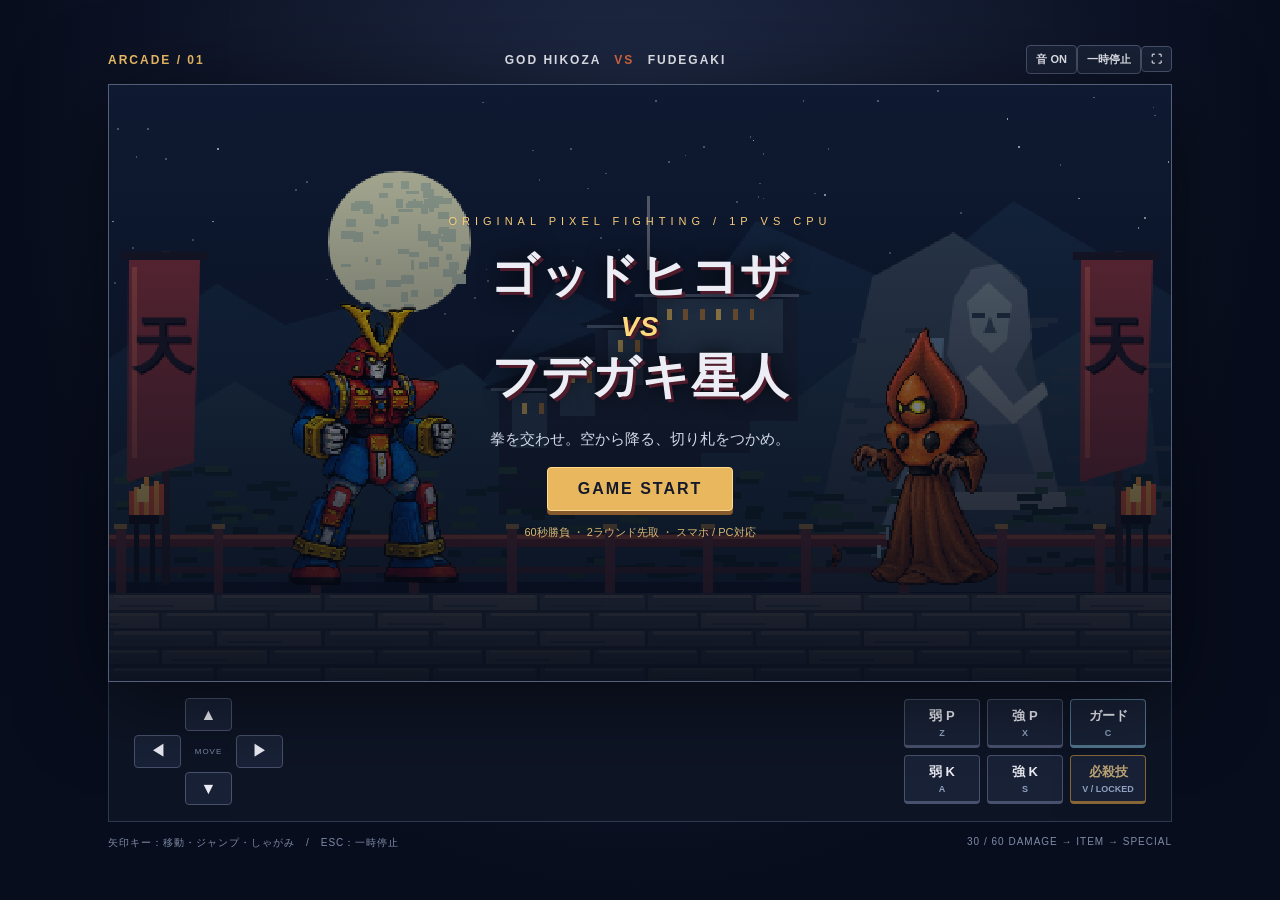
<file: god-hikoza/index.html>
<!doctype html><html lang="ja"><head><meta charset="utf-8"><meta name="viewport" content="width=device-width,initial-scale=1,viewport-fit=cover"><meta name="theme-color" content="#080d1d"><title>ゴッドヒコザVSフデガキ星人</title><link rel="stylesheet" href="style.css"></head><body><main><header><a href="../">ARCADE / 01</a><span>GOD HIKOZA <i>VS</i> FUDEGAKI</span><div><button id="sound" aria-label="音声切替">音 ON</button><button id="pause">一時停止</button><button id="full" aria-label="全画面">⛶</button></div></header><section id="arena"><canvas id="game" width="640" height="360" aria-label="ゴッドヒコザ対フデガキ星人の格闘ゲーム"></canvas><div id="overlay"></div><div id="loading">スプライトを読み込み中…</div></section><section id="controls" aria-label="操作パネル"><div class="pad"><button data-key="ArrowUp" class="up" aria-label="ジャンプ">▲</button><button data-key="ArrowLeft" class="left" aria-label="左へ">◀</button><span>MOVE</span><button data-key="ArrowRight" class="right" aria-label="右へ">▶</button><button data-key="ArrowDown" class="down" aria-label="しゃがみ">▼</button></div><div class="actions"><button data-key="z">弱 P<small>Z</small></button><button data-key="x">強 P<small>X</small></button><button data-key="c" class="guard">ガード<small>C</small></button><button data-key="a">弱 K<small>A</small></button><button data-key="s">強 K<small>S</small></button><button data-key="v" id="special">必殺技<small>V / LOCKED</small></button></div></section><footer><span>矢印キー：移動・ジャンプ・しゃがみ　/　ESC：一時停止</span><span>30 / 60 DAMAGE → ITEM → SPECIAL</span></footer></main><script src="engine.js"></script><script src="game.js?v=frank-art-2"></script></body></html>
</file>
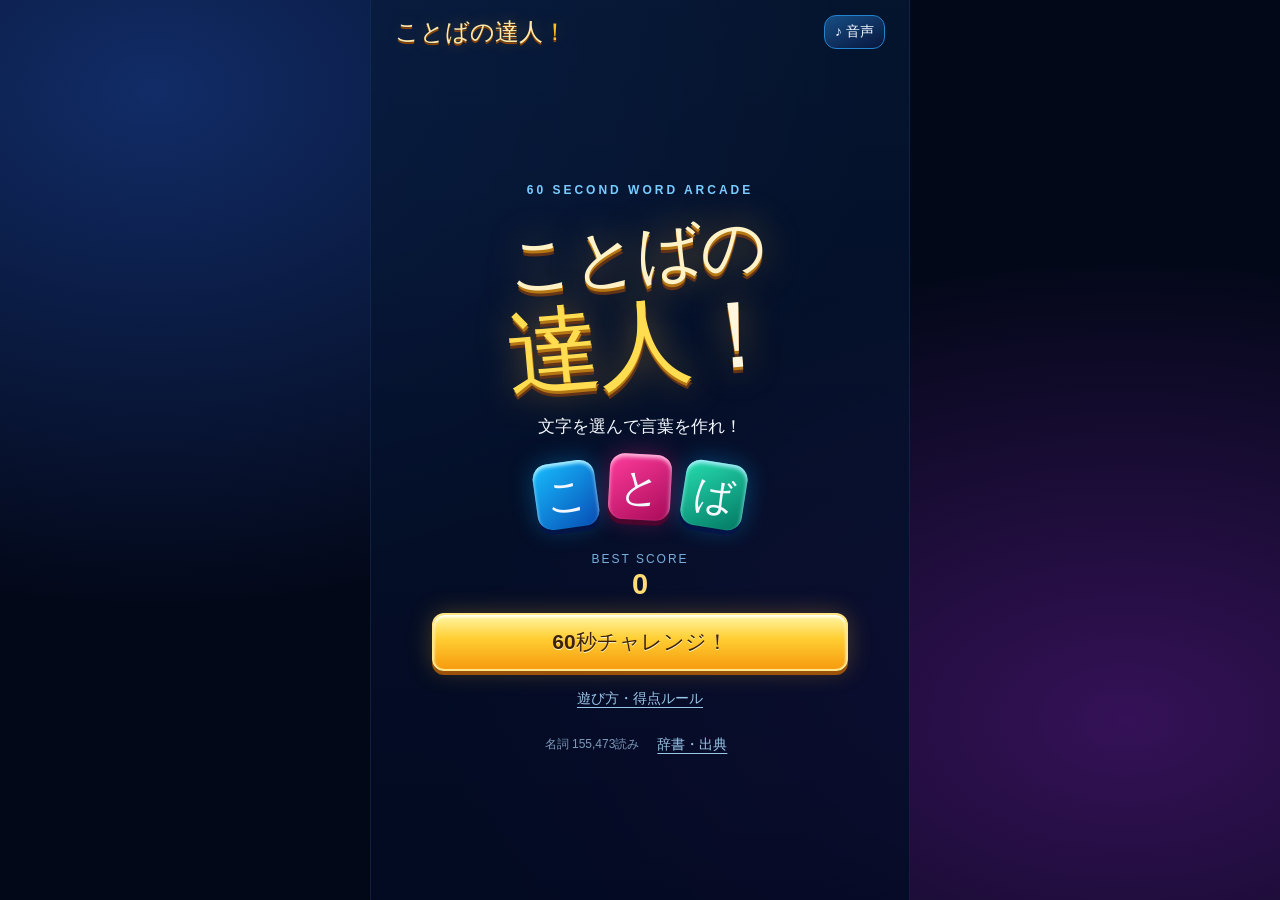
<file: kotoba-no-tatsujin/index.html>
<!doctype html><html lang="ja"><head><meta charset="utf-8"><meta name="viewport" content="width=device-width,initial-scale=1,viewport-fit=cover"><meta name="theme-color" content="#030a23"><title>ことばの達人！</title><meta name="description" content="文字を選んで言葉を作れ！名詞をつくってコンボをつなぐ、60秒のことばパズル。"><link rel="icon" href="data:image/svg+xml,%3Csvg xmlns='http://www.w3.org/2000/svg' viewBox='0 0 40 40'%3E%3Crect width='40' height='40' rx='10' fill='%23062250'/%3E%3Ctext x='20' y='29' text-anchor='middle' fill='%23ffda58' font-size='29'%3Eあ%3C/text%3E%3C/svg%3E"><link rel="stylesheet" href="style.css"></head><body>
<main id="app"><header><span class="brand">ことばの達人<span>！</span></span><button id="sound" class="small" aria-label="サウンド設定">♪ 音声</button></header>
<section id="home" class="screen"><div class="eyebrow">60 SECOND WORD ARCADE</div><h1>ことばの<br><strong>達人<span>！</span></strong></h1><p class="catch">文字を選んで言葉を作れ！</p><div class="demo" aria-hidden="true"><i>こ</i><i>と</i><i>ば</i></div><div class="best"><span>BEST SCORE</span><b id="best">0</b></div><button id="start" class="gold big" disabled>辞書を読み込み中…</button><button id="how" class="link">遊び方・得点ルール</button><div class="homefoot"><span id="dictCount"></span><button id="credits" class="link">辞書・出典</button></div></section>
<section id="game" class="screen" hidden><div class="hud"><div><label>SCORE</label><b id="score">0</b></div><div class="clock" id="clock"><span>のこり</span><b id="seconds">60</b><span>秒</span></div></div><div class="timebar"><i id="timebar"></i></div><div class="wordbox"><div class="wordlabel">SELECTED WORD <button id="clear" class="link">全消去</button></div><div id="selected">文字を選ぼう</div></div><div id="feedback" aria-live="polite"><span>離れた文字も自由に選べる！</span></div><div id="board" aria-label="8列6行のひらがな盤面"></div><div class="chain"><div><b id="chain">0</b> CHAIN <span id="fever"></span></div><strong id="multiplier">×1.0</strong></div><div class="chainbar"><i id="chainbar"></i></div><div class="controls"><button id="undo">⌫<span>けす</span></button><button id="submit" class="gold">✓<span>決定</span></button><button id="hint" class="purple">✦<span>ヒント <small id="hints">3</small></span></button></div><p class="gamefoot">名詞なら1文字からOK · 同じ言葉も何度でも！</p></section>
<section id="result" class="screen" hidden><div class="eyebrow">TIME UP / RESULT</div><h2>おみごと！</h2><p id="record"></p><div class="resultscore" id="resultScore">0</div><div class="titlebadge" id="titlebadge"></div><dl id="stats"></dl><button id="replay" class="gold big">もう一度遊ぶ</button><button id="shareResult" class="share-result">結果をSNSでシェア</button><div class="resultlinks"><button class="link" id="words">成立した言葉を見る</button><button class="link" id="homeButton">タイトルへ</button></div></section>
<div id="countdown" hidden></div><div id="particles" aria-hidden="true"></div></main>
<dialog id="modal"><div class="modalhead"><h2 id="modalTitle"></h2><button id="close" aria-label="閉じる">×</button></div><div id="modalBody"></div></dialog>
<script type="module" src="app.js"></script></body></html>
</file>
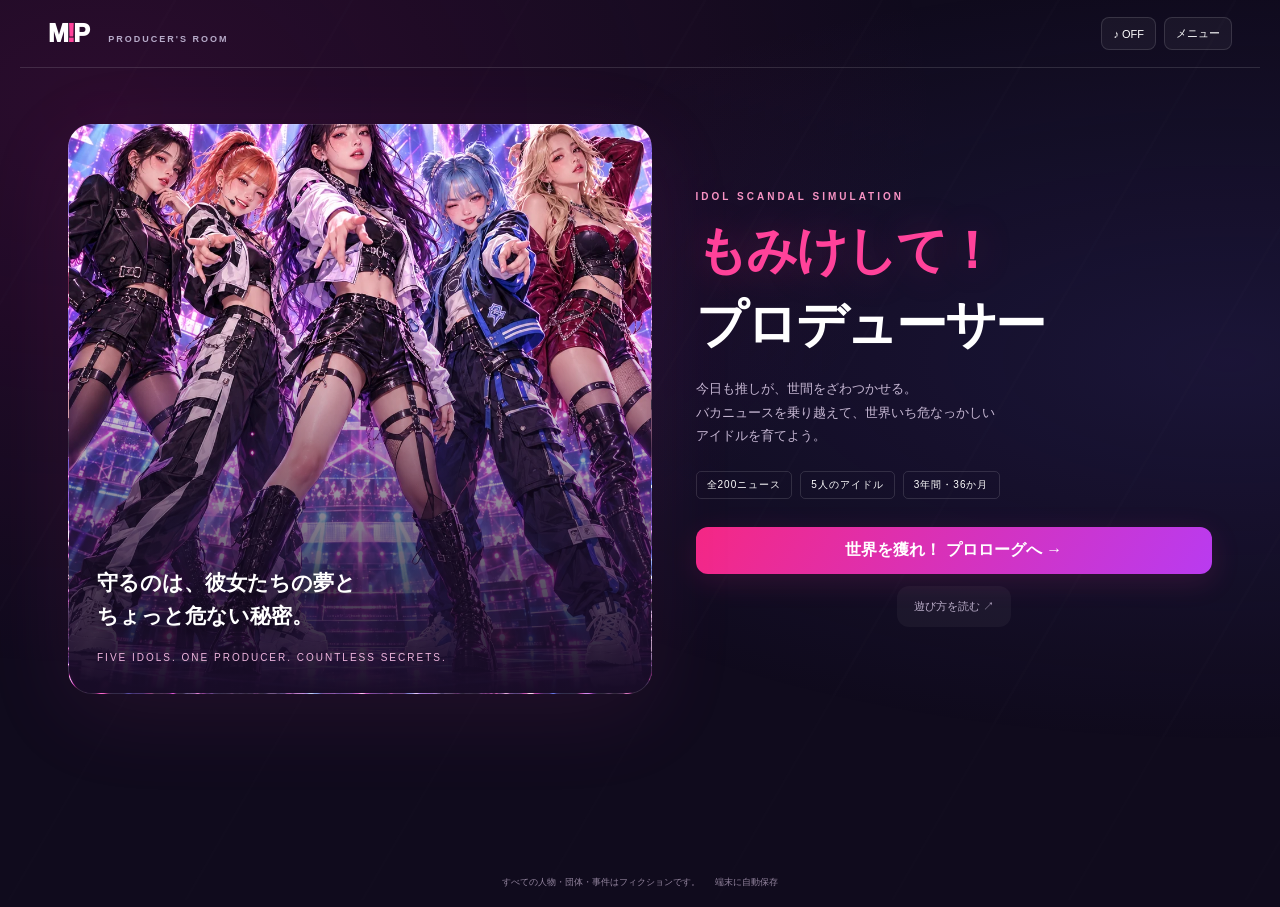
<file: momikeshi/index.html>
<!doctype html>
<html lang="ja"><head><meta charset="utf-8"><meta name="viewport" content="width=device-width,initial-scale=1,viewport-fit=cover"><meta name="theme-color" content="#100b1d"><meta name="description" content="200のバカニュース、5人のアイドル、36か月の運命。スキャンダル対応シミュレーション『もみけして！プロデューサー』"><title>もみけして！プロデューサー</title><link rel="stylesheet" href="style.css"><link rel="stylesheet" href="layout.css?v=choices-20261016"><script defer src="news.js?v=choices-20261016"></script><script defer src="engine.js?v=choices-20261016"></script><link rel="stylesheet" href="ending.css"><link rel="stylesheet" href="music-effects.css"><script defer src="ending.js?v=choices-20261016"></script><script defer src="music.js"></script><script defer src="app.js?v=choices-20261016"></script></head>
<body><div class="ambient" aria-hidden="true"></div><header class="topbar"><a class="brand" href="./" aria-label="タイトルへ">M<span>!</span>P <small>PRODUCER'S ROOM</small></a><div><button id="sound" class="icon" aria-label="効果音を切り替える">♪ OFF</button><button id="menu" class="icon">メニュー</button></div></header><main id="app"></main><div id="effects" aria-hidden="true"></div><div id="toast" role="status"></div><dialog id="dialog"><button id="closeDialog" class="close" aria-label="閉じる">×</button><div id="dialogContent"></div></dialog><footer>すべての人物・団体・事件はフィクションです。 <span id="saveStatus">端末に自動保存</span></footer><noscript>JavaScriptを有効にしてプレイしてください。</noscript></body></html>
</file>
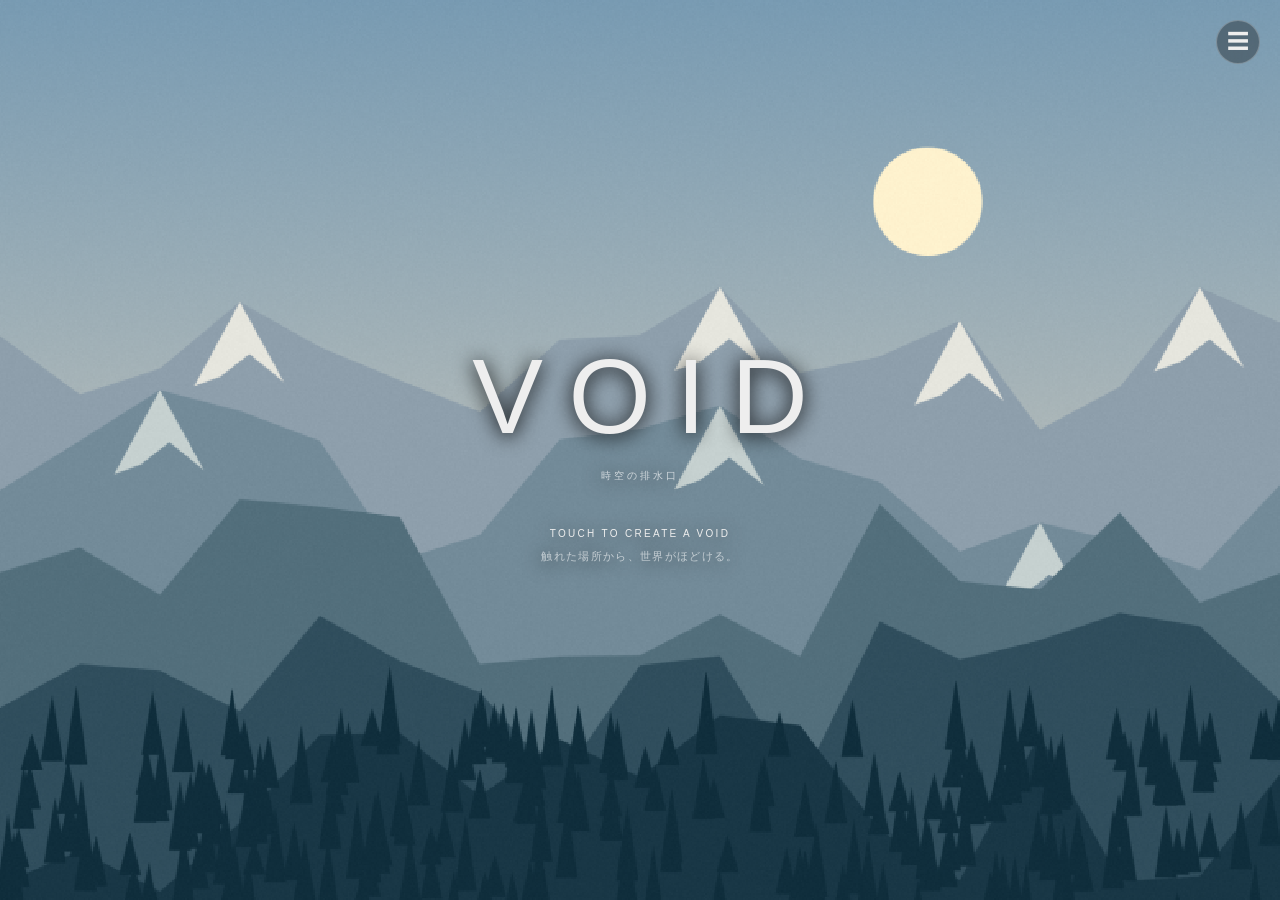
<file: void-drain/index.html>
<!doctype html><html lang="ja"><meta charset="utf-8"><meta name="viewport" content="width=device-width,initial-scale=1,viewport-fit=cover"><meta name="theme-color" content="#000000"><title>VOID — 時空の排水口</title><style>
*{box-sizing:border-box}html,body{margin:0;width:100%;height:100%;overflow:hidden;background:#000;color:#eee;font-family:Arial,'Noto Sans',sans-serif}canvas{display:block;width:100%;height:100%;touch-action:none}button,select{font:inherit;color:inherit}button{cursor:pointer}#menu{position:fixed;right:max(20px,env(safe-area-inset-right));top:max(20px,env(safe-area-inset-top));width:44px;height:44px;border:1px solid #ffffff40;border-radius:50%;background:#0005;backdrop-filter:blur(10px);z-index:4;font-size:22px}#intro,#end{position:fixed;inset:0;display:flex;flex-direction:column;align-items:center;justify-content:center;pointer-events:none;text-align:center;transition:opacity 1.8s;text-shadow:0 2px 20px #000}#intro h1{font-size:clamp(48px,13vw,106px);font-weight:300;letter-spacing:.24em;margin:0 0 12px;padding-left:.24em}#intro small{letter-spacing:.3em;font-size:10px;color:#ffffffb0}#intro p{margin-top:45px;font-size:10px;letter-spacing:.23em}#intro span{font-size:11px;color:#ffffff9a;letter-spacing:.12em}#end{opacity:0;letter-spacing:.25em;font-size:13px}#panel{position:fixed;right:20px;top:78px;width:min(340px,calc(100vw - 40px));max-height:calc(100dvh - 110px);overflow:auto;background:#111e;border:1px solid #ffffff25;border-radius:18px;padding:24px;z-index:5;backdrop-filter:blur(25px)}[hidden]{display:none!important}#panel header{font-size:23px;letter-spacing:.2em;margin-bottom:6px}#panel .sub{color:#999;font-size:11px;margin:0 0 25px}label{display:block;font-size:12px;color:#aaa;margin:17px 0 9px}select,#panel button{width:100%;padding:13px;border:1px solid #ffffff24;background:#222;border-radius:8px;text-align:left;margin-bottom:8px;font-size:13px}select{background:#222}#panel p{font-size:11px;line-height:1.9;color:#999}#panel input[type=range]{width:100%;accent-color:#aaa}#panel input[type=checkbox]{accent-color:#aaa}#remaining{position:fixed;left:20px;bottom:24px;font:10px monospace;letter-spacing:.15em;color:#aaa;pointer-events:none}#notice{position:fixed;bottom:30px;left:50%;transform:translateX(-50%);width:max-content;max-width:85%;background:#181818e8;padding:14px 20px;border-radius:10px;font-size:12px;z-index:8;text-align:center}#error{position:fixed;inset:20%;font-size:15px;line-height:2;display:none}
</style><canvas id="view" aria-label="画像をタップして時空の穴を作成"></canvas><div id="intro"><h1>VOID</h1><small>時空の排水口</small><p>TOUCH TO CREATE A VOID</p><span>触れた場所から、世界がほどける。</span></div><div id="end">NOTHING REMAINS.</div><button id="menu" aria-label="メニューを開く" aria-expanded="false">☰</button><aside id="panel" hidden><header>VOID</header><p class="sub">画像に穴を開け、世界を吸い尽くす。</p><label for="scene">風景を選ぶ</label><select id="scene"><option>01 — 山岳 / ALPINE</option><option>02 — 海と空 / TIDAL</option><option>03 — 都市 / DUSK</option><option>04 — 森林 / SILENCE</option><option>05 — 抽象 / STRATA</option></select><button id="upload">＋ 自分の画像を読み込む</button><input id="file" type="file" accept="image/jpeg,image/png,image/webp" hidden><button id="restart">↺ 同じ画像でリスタート</button><button id="fullscreen">⛶ 全画面表示</button><button id="sound">音響：オフ</button><label for="speed">成長速度 <span id="speedval">1.0×</span></label><input id="speed" type="range" min="0.5" max="2" step="0.1" value="1"><label><input id="stats" type="checkbox"> 画像の残存率を表示</label><p>タップ：穴を作る<br>長押し：吸引を強める<br>ドラッグ：穴を移動する<br>2本指：2つの穴を同時操作</p><p>画像はこの端末の中だけで処理します。<br>読み込んだ画像は外部へ送信しません。</p></aside><div id="remaining" hidden>REMAINING 100.0%</div><div id="notice" hidden></div><div id="error"></div><script src="app.js?v=accelerating-2"></script></html>
</file>
<file: god-hikoza/style.css>
*{box-sizing:border-box}html,body{margin:0;background:#080d1d;color:#ecedf5;font-family:Arial,'Noto Sans JP',sans-serif}body{min-height:100svh;display:grid;place-items:center;background:radial-gradient(ellipse at 50% 15%,#1e2944,#080d1d 70%)}main{width:min(1100px,100%);padding:18px}header{display:flex;align-items:center;justify-content:space-between;gap:10px;height:48px;font-size:12px;font-weight:800;letter-spacing:2px}header a{color:#f4c269;text-decoration:none}header i{color:#dc6b43;font-style:normal;margin:0 8px}button{font:inherit;color:inherit;cursor:pointer;border:1px solid #48516d;background:#182136;border-radius:4px;touch-action:none;user-select:none;-webkit-user-select:none}button:hover{border-color:#e8be6b;background:#26324d}button:focus-visible{outline:3px solid #ffe3a0}header button{padding:6px 9px;font-size:11px;letter-spacing:0}#arena{position:relative;width:100%;aspect-ratio:16/9;overflow:hidden;border:1px solid #53607c;box-shadow:0 15px 80px #0008}canvas{display:block;width:100%;height:100%;image-rendering:pixelated;image-rendering:crisp-edges}#overlay{position:absolute;inset:0;display:flex;align-items:center;justify-content:center;text-align:center;background:linear-gradient(0deg,#060b19e8,#060b1920)}#overlay:empty{display:none}.panel{width:90%;max-width:730px;padding:14px}.eyebrow{font-size:11px;letter-spacing:5px;color:#f9cc79;margin:0 0 12px}h1{font-size:clamp(21px,4.4vw,48px);line-height:1.35;letter-spacing:1px;margin:0;text-shadow:3px 3px #501b2b,0 0 20px #000}h1 em{display:block;font:italic 900 .57em Arial;color:#ffd97e;margin:2px}h2{font-size:clamp(20px,3.3vw,36px);margin:10px}p{font-size:clamp(11px,1.5vw,15px);line-height:1.8;color:#d0d7e5}.primary{background:#e9b75e!important;border-color:#ffda90!important;color:#141a2b;font-weight:900;padding:12px 30px;box-shadow:0 4px #86592c;letter-spacing:2px}.row{display:flex;gap:12px;justify-content:center;margin-top:18px}.row button{padding:11px 24px}.note{font-size:11px;color:#d9b771;margin:14px}.difficulty{display:grid;grid-template-columns:repeat(3,1fr);gap:12px;margin:22px 0}.difficulty button{padding:20px 8px;font-size:18px;font-weight:bold}.difficulty small{display:block;font-size:11px;margin-top:10px;color:#b6c2dc}.instructions{display:grid;grid-template-columns:1fr 1fr;gap:12px;font-size:13px;text-align:left}.instructions div{background:#0b1529d9;border:1px solid #35435b;padding:14px}.instructions strong{color:#ffcd72}.instructions p{margin:8px 0}#loading{position:absolute;inset:0;display:grid;place-items:center;background:#080d1d}#controls{display:flex;align-items:center;justify-content:space-between;gap:20px;padding:16px 25px;background:#0d1424;border:1px solid #2e3950;border-top:0}.pad{display:grid;grid-template:repeat(3,33px)/repeat(3,47px);gap:4px;align-items:stretch}.pad span{grid-area:2/2;display:grid;place-items:center;font-size:8px;letter-spacing:1px;color:#7c8ca8}.up{grid-area:1/2}.left{grid-area:2/1}.right{grid-area:2/3}.down{grid-area:3/2}.actions{display:grid;grid-template-columns:repeat(3,76px);gap:7px}.actions button{height:49px;font-size:13px;font-weight:bold;border-bottom-width:3px}.actions small{display:block;font-size:9px;color:#90a2c0;margin-top:3px}.actions .guard{border-color:#52748d}#special{border-color:#886637;color:#bba374}#special.ready{background:#5d3617;color:#ffebae;border-color:#ffd267;box-shadow:0 0 18px #ffc75688;animation:pulse .8s infinite alternate}@keyframes pulse{to{filter:brightness(1.5)}}button.held{background:#485f86;transform:translateY(2px)}footer{display:flex;justify-content:space-between;gap:10px;padding:14px 0;font-size:10px;letter-spacing:1px;color:#7e8ca8}body:fullscreen main{width:min(100vw,177vh);padding:0} @media(max-width:650px){main{padding:6px}header{height:38px;letter-spacing:.5px}header>span{display:none}#controls{padding:12px 8px;gap:8px}.actions{grid-template-columns:repeat(3,55px);gap:5px}.pad{grid-template:repeat(3,33px)/repeat(3,39px)}footer{font-size:8px;line-height:1.7}footer span:last-child{display:none}.panel{padding:5px}.eyebrow{font-size:8px;margin:0 0 5px;letter-spacing:2px}.primary{padding:8px 22px}.row{margin-top:9px}.row button{padding:8px 14px}.note{margin:8px;font-size:9px}.difficulty{gap:5px;margin:10px 0}.difficulty button{font-size:13px;padding:10px 4px}.difficulty small{font-size:9px;margin-top:5px}.instructions{font-size:10px;gap:5px}.instructions div{padding:7px}.instructions p{font-size:9px;line-height:1.5;margin:5px 0}}@media(orientation:landscape) and (max-height:550px){main{max-width:calc((100svh - 55px)*16/9);padding:0}header{height:30px}#controls{position:absolute;bottom:3px;left:5%;width:90%;border:0;background:none;padding:0;opacity:.75;pointer-events:none}.pad,.actions{pointer-events:auto}.pad{grid-template:repeat(3,25px)/repeat(3,35px)}.actions{grid-template-columns:repeat(3,48px)}.actions button{height:35px;font-size:10px}.actions small{display:none}footer{display:none}#arena{max-height:calc(100svh - 35px)}}
</file>
<file: kotoba-no-tatsujin/style.css>
:root{color-scheme:dark;font-family:'Hiragino Kaku Gothic ProN','Yu Gothic',Meiryo,sans-serif;color:#f3f8ff;background:#030819;font-synthesis:none}*{box-sizing:border-box}html,body{margin:0;width:100%;height:100%;overflow:hidden;overscroll-behavior:none}body{background:radial-gradient(ellipse at 12% 10%,#112c67 0,transparent 45%),radial-gradient(ellipse at 88% 80%,#351157 0,transparent 45%),#030819}button{font:inherit;font-weight:800;cursor:pointer;color:inherit;touch-action:manipulation;border:1px solid #2482cf;background:linear-gradient(155deg,#174e85,#08163d);border-radius:12px;min-height:42px}button:active{transform:scale(.96)}button:disabled{opacity:.45;cursor:wait}button:focus-visible{outline:3px solid white;outline-offset:2px}[hidden]{display:none!important}#app{width:min(100%,540px);height:100dvh;margin:auto;padding:max(10px,env(safe-area-inset-top)) 14px max(10px,env(safe-area-inset-bottom));display:flex;flex-direction:column;position:relative;isolation:isolate;background:linear-gradient(180deg,#061a38aa,#020a23cc);border-inline:1px solid #22457755}header{display:flex;align-items:center;justify-content:space-between;flex-shrink:0;height:44px;gap:8px}.brand{font-weight:950;font-size:24px;font-style:italic;color:#ffeaaa;text-shadow:0 2px #8f4500,0 0 16px #fbb43d55}.brand span{color:#ffbd26}.small{font-size:14px;min-height:34px;padding:5px 10px}.screen{flex:1;min-height:0}#home,#result{display:flex;flex-direction:column;align-items:center;justify-content:center;text-align:center;gap:12px}.eyebrow{font-size:12px;font-weight:800;letter-spacing:3px;color:#79ccff}h1{font-size:clamp(48px,9vw,65px);line-height:1.1;margin:10px 0 0;font-weight:950;transform:rotate(-5deg);letter-spacing:-3px;color:#fff2c7;text-shadow:0 3px 0 #b47713,0 6px 0 #623318,0 0 35px #ffb52c88}h1 strong{font-size:1.45em;color:#ffdc50}h1 span{color:#fff7dd}p{margin:0}.catch{font-size:17px;font-weight:800;margin-top:8px}.demo{display:flex;gap:12px;margin:12px}.demo i{font-style:normal;width:62px;height:66px;font-size:40px;border-radius:15px;display:grid;place-items:center;font-weight:900;background:linear-gradient(145deg,#18bdff,#064eb4);box-shadow:inset 0 3px 4px #b0efff,0 5px 0 #031447,0 0 25px #00aaff55;transform:rotate(-8deg)}.demo i:nth-child(2){background:linear-gradient(145deg,#ff3d9d,#a90a58);transform:translateY(-8px) rotate(3deg);box-shadow:inset 0 3px 4px #ffc1e3,0 5px 0 #4c052c,0 0 25px #ff228855}.demo i:nth-child(3){transform:rotate(9deg);background:linear-gradient(145deg,#27deb0,#027763)}.best{display:flex;flex-direction:column;gap:2px}.best span{font-size:12px;color:#7aafdd;letter-spacing:2px}.best b{font-size:29px;color:#ffdd72}.gold{color:#402105;background:linear-gradient(#fff6a4,#ffce32 44%,#f69b0f);border:2px solid #ffe583;box-shadow:inset 0 2px 3px white,0 4px 0 #9b520b,0 0 23px #ffb52244;text-shadow:0 1px #fff8ce}.big{width:85%;min-height:58px;font-size:21px}.link{border:0;background:none;box-shadow:none;color:#9bc7ea;min-height:32px;font-size:14px;padding:3px 8px;text-decoration:underline;text-underline-offset:4px}.homefoot{display:flex;align-items:center;gap:10px;font-size:12px;color:#7c9bbc;margin-top:2px}#game{display:flex;flex-direction:column;justify-content:center;gap:9px;padding-top:7px}.hud{display:flex;justify-content:space-between;align-items:center;padding:0 9px;flex-shrink:0}.hud label{display:block;color:#91cdff;font-size:13px;font-weight:800;letter-spacing:2px}.hud b#score{display:block;font:italic 900 clamp(35px,8vw,49px)/1.15 sans-serif;color:#ffdf62;text-shadow:0 2px #b56613,0 0 17px #ffb52c60}.clock{display:flex;align-items:baseline;gap:5px;color:#aaddff}.clock b{font:900 45px/1 sans-serif;color:white;text-shadow:0 0 16px #399fff}.clock span{font-size:12px}.clock.danger b{color:#ff6286;animation:pulse .5s alternate infinite}.timebar{height:4px;background:#17355b;border-radius:3px;overflow:hidden}.timebar i{height:100%;width:100%;display:block;background:linear-gradient(90deg,#845cff,#15dcff);box-shadow:0 0 12px cyan}.wordbox{border:1px solid #4c7198;border-radius:12px;padding:6px 12px;background:linear-gradient(110deg,#0c2342,#090e23);box-shadow:inset 0 0 20px #001024;flex-shrink:0}.wordlabel{font-size:10px;letter-spacing:2px;color:#739abd;display:flex;justify-content:space-between;align-items:center;height:20px}.wordlabel button{font-size:12px;min-height:24px;letter-spacing:0}#selected{height:40px;font-size:29px;font-weight:900;white-space:nowrap;overflow:hidden;text-overflow:ellipsis;color:#ffedb5;line-height:40px}#selected.empty{font-size:18px;color:#7890ae}#feedback{height:43px;display:flex;align-items:center;justify-content:center;gap:8px;text-align:center;font-size:14px;color:#8fc9fa;flex-shrink:0;overflow:hidden}#feedback b{font-size:22px;color:#ffe777;white-space:nowrap}#feedback .gain{color:#ffbc53;font-weight:900;font-size:20px}#feedback.error{color:#ff8aab}#feedback.pop{animation:pop .3s ease-out}#board{--gap:5px;display:grid;grid-template-columns:repeat(8,minmax(0,1fr));grid-template-rows:repeat(6,minmax(0,1fr));gap:var(--gap);aspect-ratio:8/6;width:100%;min-height:0;max-height:calc(100dvh - 354px);padding:7px;background:#020c27;border:1px solid #1d9ffb;box-shadow:0 0 15px #007aff66,inset 0 0 12px #2376ef66;border-radius:15px;align-self:center;touch-action:none;flex-shrink:1}.tile{position:relative;border:1px solid var(--light);background:linear-gradient(145deg,var(--light),var(--color) 42%,var(--dark));box-shadow:inset 0 2px 2px #ffffff8c,inset 0 -2px 3px #0006,0 2px 0 #030b23;min-height:0;min-width:0;border-radius:10px;padding:0;font-size:clamp(22px,6vw,35px);font-weight:900;line-height:1;text-shadow:0 2px 2px #03284a;color:white;user-select:none;transition:filter .1s,transform .1s}.tile[data-color='0']{--light:#36d1ff;--color:#007ad5;--dark:#063d92}.tile[data-color='1']{--light:#ff71b6;--color:#e71b73;--dark:#89033c}.tile[data-color='2']{--light:#40e5c5;--color:#009679;--dark:#005553}.tile[data-color='3']{--light:#bf86ff;--color:#8335d5;--dark:#3e1592}.tile[data-color='4']{--light:#ffb16a;--color:#f16e2b;--dark:#af3014}.tile.chosen{background:linear-gradient(135deg,#ffe396,#b37316,#4e2b05);border:2px solid #ffffb6;box-shadow:0 0 15px #ffcb28,inset 0 0 10px #ffce39;transform:scale(1.045);z-index:2}.tile small{position:absolute;right:3px;top:2px;font:800 10px sans-serif;color:#fffdc5}.tile.hinted{animation:hint .65s ease-in-out 2}.chain{display:flex;justify-content:space-between;align-items:center;padding:0 5px;font:800 14px sans-serif;color:#98bddf}.chain b{font-size:23px;color:#ffd854}.chain strong{font-size:27px;font-style:italic;color:#ffe082}.chain span{color:#ff8ce8;font-size:12px;margin-left:6px}.chainbar{height:5px;background:#163051;border-radius:4px;overflow:hidden}.chainbar i{display:block;height:100%;background:linear-gradient(90deg,#ffb727,#fff59a);transition:width .2s}.controls{display:grid;grid-template-columns:1fr 1.4fr 1fr;gap:10px;flex-shrink:0}.controls button{height:58px;display:flex;justify-content:center;align-items:center;gap:5px;font-size:25px}.controls span{font-size:18px}.controls .gold span{font-size:25px}.purple{background:linear-gradient(#8031b7,#361168);border-color:#bc6dff;box-shadow:0 0 16px #a128ff44}.controls small{font-size:14px}.gamefoot{text-align:center;font-size:11px;color:#7893b3;padding-bottom:3px}#app.fever{background:radial-gradient(ellipse at 50% 50%,#341558,#071c3b)}#app.ultra{box-shadow:inset 0 0 50px #be4fbc66}#countdown{position:absolute;inset:0;z-index:9;background:#020719aa;display:grid;place-items:center;font:900 95px sans-serif;color:#ffe18b;text-shadow:0 0 40px #ffb900;pointer-events:none}#particles{position:absolute;inset:0;pointer-events:none;overflow:hidden;z-index:8}.spark{position:absolute;width:5px;height:5px;border-radius:50%;background:#ffdf70;box-shadow:0 0 6px #ffd150;animation:spark .65s ease-out forwards}@keyframes spark{to{transform:translate(var(--dx),var(--dy)) scale(0);opacity:0}}@keyframes pop{from{transform:scale(.85);opacity:.2}to{transform:scale(1);opacity:1}}@keyframes pulse{to{opacity:.45}}@keyframes hint{50%{filter:brightness(1.8);box-shadow:0 0 20px #fff;border-color:white}}.resultscore{font:900 italic clamp(48px,12vw,72px)/1.1 sans-serif;color:#ffdc69;text-shadow:0 3px #955611,0 0 35px #ffe38055}.titlebadge{border:1px solid #bb903d;border-radius:30px;padding:10px 25px;color:#ffeab1;background:#5a371c55;font-size:20px;font-weight:800}#result h2{font-size:30px;margin:0}#record{font-size:14px;color:#8ce6ff;min-height:20px}dl{width:90%;display:grid;grid-template-columns:1fr 1fr;margin:4px 0 8px;gap:10px;text-align:left;font-size:14px}dt{color:#9eb3d0}dd{margin:0;text-align:right;color:#fff4c6;overflow:hidden;text-overflow:ellipsis;white-space:nowrap}.resultlinks{display:flex;gap:6px}dialog{background:#071731;color:#f0f6ff;border:1px solid #447da6;border-radius:20px;width:min(94vw,500px);max-height:85dvh;padding:20px;box-shadow:0 20px 90px #000}dialog::backdrop{background:#010514d9;backdrop-filter:blur(5px)}.modalhead{display:flex;align-items:center;justify-content:space-between;gap:10px;position:sticky;top:-20px;background:#071731;padding-bottom:8px}.modalhead h2{font-size:21px;margin:0}.modalhead button{width:40px;font-size:25px}#modalBody{font-size:16px;line-height:1.7}#modalBody p{margin:12px 0}#modalBody a{color:#83d3ff}#modalBody table{width:100%;border-collapse:collapse;font-size:14px}#modalBody td,#modalBody th{padding:6px;border-bottom:1px solid #27405b;text-align:left}#modalBody input[type=range]{width:100%;margin:15px 0}#modalBody details{border-bottom:1px solid #284569;padding:10px 0}#modalBody summary{cursor:pointer;color:#ffdb83}#modalBody small{color:#8aaecb}#modalBody li{margin:5px 0}@media(min-width:600px){#app{padding-inline:24px}#board{max-height:360px}#game{gap:12px}}@media(max-height:700px){#game{gap:5px}header{height:36px}.brand{font-size:21px}.hud b#score{font-size:34px}.clock b{font-size:36px}#feedback{height:31px}.wordbox{padding:3px 10px}#selected{height:33px;line-height:33px;font-size:25px}.controls button{height:48px}#board{max-height:calc(100dvh - 291px)}.gamefoot{font-size:10px}#home,#result{gap:8px}h1{font-size:45px}.demo{margin:6px}.demo i{width:48px;height:50px;font-size:32px}.best b{font-size:24px}.big{min-height:48px}.resultscore{font-size:48px}dl{gap:6px}}@media(max-height:540px){header{height:30px}#game{gap:3px}.hud{height:38px}.hud label{font-size:10px}.hud b#score{font-size:24px}.clock b{font-size:28px}.wordlabel{display:none}#feedback{height:25px}.chain{height:24px}.chain b,.chain strong{font-size:19px}.controls button{height:40px}.gamefoot{display:none}#board{max-height:calc(100dvh - 220px);max-width:calc((100dvh - 220px)*1.34)}.tile{font-size:clamp(13px,4.5vh,24px);border-radius:6px}.demo{display:none}h1{font-size:32px}.eyebrow{display:none}#home,#result{gap:5px}#result h2{font-size:22px}.titlebadge{padding:5px 15px;font-size:17px}.resultscore{font-size:38px}dl{gap:3px;font-size:12px}.big{min-height:40px}.homefoot{margin:0}}@media(prefers-reduced-motion:reduce){*,*::before,*::after{animation:none!important;transition:none!important}}
.tile.vanishing{animation:vanish .16s ease-in forwards}@keyframes vanish{40%{filter:brightness(2);transform:scale(1.1)}100%{transform:scale(.3);opacity:0}}#app.mega{box-shadow:inset 0 0 60px #ef85ff99,0 0 70px #50bfff66}#app.mega #feedback{filter:drop-shadow(0 0 12px #f994ff)}
.share-result{width:85%;min-height:44px;font-size:16px;background:linear-gradient(120deg,#144775,#282464);border-color:#659ef4;box-shadow:0 0 15px #4979ff22}.share-text{display:block;resize:none;width:100%;font:14px/1.7 inherit;color:#e8f4ff;background:#031027;border:1px solid #395473;border-radius:10px;padding:12px;margin:12px 0;line-height:1.6;font-size:14px}.share-options{display:grid;grid-template-columns:1fr 1fr;gap:10px}.share-options a,.share-options button{display:flex;align-items:center;justify-content:center;text-align:center;min-height:46px;border:1px solid #4084b8;border-radius:10px;background:#102c50;font-size:14px;font-weight:800;text-decoration:none!important;color:#e9f5ff!important;padding:8px}.share-options .native-share,.share-options #copyShare{grid-column:1/-1}.share-options .native-share{background:linear-gradient(100deg,#214b82,#452168)}#shareStatus{font-size:14px;color:#9fe8cf;min-height:24px}@media(max-height:540px){.share-result{min-height:34px;font-size:14px}#result{gap:3px}#result .resultlinks .link{min-height:25px}}
</file>
<file: momikeshi/style.css>
:root{color-scheme:dark;--pink:#ff429a;--purple:#9875ff;--ink:#100b1d;--muted:#b7abc9;--line:#ffffff21;font-family:ui-sans-serif,-apple-system,BlinkMacSystemFont,'Hiragino Kaku Gothic ProN','Yu Gothic',Meiryo,sans-serif}*{box-sizing:border-box}body{margin:0;background:var(--ink);color:#fff;min-height:100svh}button,input{font:inherit}button,a,input{-webkit-tap-highlight-color:transparent}button{cursor:pointer;color:inherit;border:1px solid var(--line);border-radius:12px;background:#ffffff0b;padding:13px 17px;transition:transform .15s,background .15s;touch-action:manipulation}button:hover{background:#ffffff1c;transform:translateY(-1px)}button:active{transform:scale(.98)}button:focus-visible,a:focus-visible{outline:3px solid #7ee6ff;outline-offset:3px}button:disabled{opacity:.38;cursor:not-allowed;transform:none}h1,h2,h3,p{margin-top:0}p{line-height:1.8}small,.muted{color:var(--muted)}.ambient{position:fixed;inset:0;pointer-events:none;z-index:-1;background:radial-gradient(ellipse at 8% 12%,#a0117430,transparent 50%),radial-gradient(ellipse at 96% 40%,#483fa930,transparent 50%),repeating-linear-gradient(120deg,transparent 0 150px,#ffffff02 151px 153px)}.topbar{height:68px;max-width:1240px;padding:0 28px;margin:auto;display:flex;align-items:center;justify-content:space-between;border-bottom:1px solid var(--line)}.brand{font-weight:950;letter-spacing:-2px;font-size:25px;color:white;text-decoration:none}.brand span{color:var(--pink)}.brand small{font-size:9px;letter-spacing:2px;margin-left:16px;font-weight:600}.topbar>div{display:flex;gap:8px}.icon{padding:8px 11px;font-size:11px;border-radius:8px}main{max-width:1184px;margin:auto;padding:26px 20px 15px;min-height:calc(100svh - 104px)}footer{text-align:center;padding:12px 16px 18px;color:#94859f;font-size:9px}footer span{margin-left:12px}.eyebrow{color:#f893c4;font-size:10px;font-weight:800;letter-spacing:3px;margin-bottom:12px}.primary{background:linear-gradient(120deg,#f52885,#b93bf0);border:0;box-shadow:0 7px 30px #ff309e24;font-weight:800}.primary:hover{background:linear-gradient(120deg,#ff52a1,#c45af2)}.secondary{background:#ffffff0c}.full{width:100%}.title-layout{display:grid;grid-template-columns:1.13fr 1fr;gap:44px;align-items:center;min-height:70vh}.poster{position:relative;height:570px;border-radius:24px;overflow:hidden;background:linear-gradient(120deg,#491139,#17142d);box-shadow:0 20px 90px #d442ac18;border:1px solid #ffffff20}.poster-cast{display:flex;position:absolute;inset:0 -90px 0 -90px;transform:rotate(-8deg);gap:7px}.poster-cast .portrait{width:20%;height:100%;background-size:500% 400%;background-position-y:0;transform:translateY(0)}.poster-cast .portrait:nth-child(even){transform:translateY(25px)}.poster:after{content:'';position:absolute;inset:0;background:linear-gradient(0deg,#180c27 0%,transparent 65%)}.poster-copy{position:absolute;z-index:1;bottom:28px;left:28px;right:28px}.poster-copy p{font-size:21px;font-weight:800;line-height:1.6;text-shadow:0 2px 20px black;margin-bottom:14px}.poster-copy small{font-size:10px;letter-spacing:2px;color:#efb6df}.title-copy h1{font-size:clamp(32px,4vw,53px);letter-spacing:-2px;line-height:1.45;margin-bottom:15px}.title-copy h1 em{font-style:normal;color:var(--pink);text-shadow:0 0 36px #fa378440}.title-copy .lead{font-size:13px;color:#c6b7d3;margin-bottom:24px}.chips{display:flex;gap:8px;margin-bottom:28px}.chips span{font-size:10px;letter-spacing:1px;border:1px solid var(--line);padding:6px 10px;border-radius:5px}.nameform{background:#21172c;padding:22px;border:1px solid #ff76bf35;border-radius:17px}.nameform label{display:block;font-size:12px;font-weight:700;margin-bottom:10px}.inputrow{display:flex;gap:8px;margin-bottom:12px}input{min-width:0;width:100%;padding:13px;border:1px solid #ffffff28;background:#100c19;border-radius:9px;color:white;font-size:16px}.nameform .primary{width:100%}.resume{margin-top:12px;width:100%;border-color:#ae8cef66}.title-copy .how{display:block;border:0;font-size:11px;color:#bcaeca;margin:12px auto 0}.portrait{background-image:url('assets/cast.webp');background-size:500% 400%;background-position:calc(var(--i)*25%) calc(var(--row,0)*33.333333%);background-repeat:no-repeat;aspect-ratio:1.2;flex-shrink:0;background-color:#2c153f}.intro{max-width:1000px;margin:24px auto;text-align:center}.intro h1{font-size:28px}.intro-cast{display:grid;grid-template-columns:repeat(5,1fr);gap:12px;margin:30px 0}.intro-card{overflow:hidden;text-align:left;border:1px solid var(--line);background:#21182e;border-radius:14px}.intro-card .portrait{width:100%;aspect-ratio:.85}.intro-card .bio{padding:15px 12px}.intro-card h3{font-size:16px;margin-bottom:4px;color:var(--member)}.intro-card small{font-size:9px}.intro-card p{font-size:11px;margin:10px 0 0;line-height:1.8}.intro>.primary{min-width:280px}.game-head{display:flex;align-items:center;justify-content:space-between;margin-bottom:18px;gap:10px}.unit{font-size:22px;font-weight:850;overflow-wrap:anywhere;margin:0}.date{font-size:12px;color:#cbbad9;text-align:right;white-space:nowrap}.date b{display:block;color:#fff;font-size:15px;margin-bottom:3px}.dashboard{display:grid;grid-template-columns:1fr 1fr;gap:14px;margin-bottom:20px}.stat{border:1px solid var(--line);border-radius:12px;background:#20162d;padding:13px 17px;position:relative;overflow:hidden}.stat-top{display:flex;justify-content:space-between;align-items:center}.stat label{font-size:11px;color:#c8b7d4;letter-spacing:2px}.stat strong{font-size:27px;line-height:1.1;font-variant-numeric:tabular-nums}.stat strong small{font-size:11px;font-weight:400}.bar{height:4px;background:#ffffff14;border-radius:20px;overflow:hidden;margin-top:10px}.bar i{display:block;height:100%;width:var(--value);background:var(--pink);border-radius:20px;transition:width .5s}.sus .bar i{background:#a194ff}.stat-note{font-size:9px;margin-top:7px;color:#a99ab9}.play-layout{display:grid;grid-template-columns:.95fr 1.05fr;gap:24px;align-items:start}.roster-panel{border:1px solid var(--line);border-radius:18px;overflow:hidden;background:#1b1227}.roster-heading{padding:14px 17px;display:flex;justify-content:space-between;font-size:10px;letter-spacing:2px;color:#ad9cbc}.roster-heading b{color:#f3c6e0;font-size:10px;letter-spacing:1px}.live-cast{display:flex;height:210px;overflow:hidden}.live-cast .portrait{flex:1;min-width:0;aspect-ratio:auto;height:210px;border-right:1px solid #ffffff16;position:relative}.live-cast .portrait.selected{box-shadow:inset 0 -4px var(--pink)}.live-cast .portrait.departed{filter:grayscale(1);opacity:.22}.member-strip{display:grid;grid-template-columns:repeat(5,1fr);padding:12px 8px 18px;gap:5px}.member{padding:0 4px;text-align:center}.member b{font-size:11px;display:block;margin-bottom:5px}.member .heart{font-size:11px;color:#fa9bcb}.member .bar{height:3px;margin-top:7px}.member small{display:block;font-size:8px;margin-top:5px}.member.left{opacity:.4}.stage-caption{border-top:1px solid var(--line);padding:20px;text-align:center;color:#d6c4e2;font-size:12px;font-weight:700;letter-spacing:2px;background:radial-gradient(ellipse at bottom,#9a306323,transparent)}.tip{color:#9f8dae;font-size:10px;line-height:1.9;margin:14px 4px}.news-card{background:#faf7fc;color:#261a34;border-radius:17px;overflow:hidden;box-shadow:0 15px 55px #0003;animation:slide .3s both}.news-top{display:flex;justify-content:space-between;align-items:center;padding:12px 18px;border-bottom:1px solid #2e163518;font-size:10px;color:#6a5676;font-weight:700}.breaking{display:inline-flex;gap:6px;align-items:center;color:#d62678;letter-spacing:1px}.breaking:before{content:'';width:6px;height:6px;border-radius:50%;background:currentColor;box-shadow:0 0 8px currentColor}.news-content{padding:20px}.news-content h2{font-size:22px;line-height:1.55;margin-bottom:13px;letter-spacing:-.5px}.news-content p{font-size:13px;line-height:1.9;margin-bottom:0}.target{margin-bottom:13px;display:flex;gap:5px}.target span{font-size:9px;border:1px solid #c8b2d2;padding:3px 8px;border-radius:20px;color:#745281}.command-label{display:flex;justify-content:space-between;margin:17px 2px 10px;font-size:10px;color:#c7b6d4}.commands{display:grid;grid-template-columns:repeat(3,1fr);gap:8px}.commands button{padding:13px 4px;font-size:13px;font-weight:800;border-radius:10px}.commands button:nth-child(1){background:#b92a70;border-color:#ff72b366}.commands button:nth-child(2){background:#315eae;border-color:#71b1ff66}.commands button:nth-child(3){background:#504b68;border-color:#ae9aca55}.commands button small{font-size:8px;color:#ded2eb;display:block;margin-top:5px;font-weight:400}.cover{width:100%;margin-top:9px;display:flex;align-items:center;justify-content:space-between;padding:12px 16px;background:#503880;border-color:#ab87ff60;font-size:12px;font-weight:700}.cover small{font-size:9px;color:#d4c1f6;font-weight:400}.cover:disabled{opacity:.5;background:#262032}.rules-inline{font-size:9px;text-align:center;color:#a899b8;margin:12px 0 0}.result-panel{animation:slide .3s both}.result-banner{padding:20px;border-radius:16px;background:linear-gradient(125deg,#8d206a,#391856);margin-bottom:12px;border:1px solid #ff76c34d}.result-banner.loss{background:linear-gradient(125deg,#671d42,#281836)}.result-banner.draw{background:linear-gradient(125deg,#3c3761,#281e3d)}.result-banner h2{font-size:25px;margin-bottom:8px}.delta{font-size:34px;font-weight:900;letter-spacing:-1px}.delta small{font-size:12px;font-weight:500;letter-spacing:0;color:#d6bbdc;margin-right:12px}.result-banner p{font-size:10px;margin:6px 0 0;color:#ddc2e7}.truth{background:#3b182e;border:1px solid #fc567780;border-radius:12px;padding:15px;margin-bottom:12px;animation:reveal .5s both}.truth h3{color:#ff90aa;font-size:13px;margin-bottom:7px}.truth p{font-size:12px;margin-bottom:0;line-height:1.8}.result-copy{font-size:13px;line-height:1.9;padding:5px 3px 10px}.aff-change{font-size:11px;color:#f8a9d5;background:#ff7ab80b;border-radius:8px;padding:10px 13px;margin-bottom:12px}.leave{border-left:3px solid #ff778e;background:#44152b;padding:14px;font-size:12px;line-height:1.8;margin-bottom:14px}.result-panel>.primary{width:100%}.fire-screen{max-width:650px;margin:24px auto;text-align:center;padding:36px 26px;border:1px solid #f35071;border-radius:20px;background:radial-gradient(ellipse at top,#96193d66,#221019);box-shadow:0 0 100px #ff184025}.fire-screen .warning{font-size:52px;color:#ff456b}.fire-screen h1{font-size:44px;color:#ff7693;margin:12px 0}.fire-screen p{font-size:13px;color:#efbbca}.fire-comments{display:flex;flex-wrap:wrap;justify-content:center;gap:9px;margin:25px 0}.fire-comments span{padding:9px 12px;font-size:12px;border:1px solid #ff658438;border-radius:20px;animation:slide .6s both}.fire-comments span:nth-child(2n){animation-delay:.12s}.fire-screen .primary{background:#e33256;width:100%}.danger .news-top{background:#ffe5ed}.confession-wrap{max-width:720px;margin:15px auto;text-align:center}.confession-wrap .eyebrow{margin-bottom:15px}.confession-scene{border:1px solid #ff78c873;border-radius:22px;overflow:hidden;background:radial-gradient(ellipse at center,#8d326b66,#21112e);position:relative;padding:0 24px 24px;box-shadow:0 0 80px #f3339722}.confession-scene>.portrait{width:min(100%,410px);margin:auto;aspect-ratio:1.2;--row:3;mask-image:linear-gradient(black 83%,transparent)}.confession-message{position:relative;background:#fff7fcef;color:#39182e;padding:24px;text-align:left;border-radius:15px;margin-top:-16px;box-shadow:0 10px 40px #0003}.confession-message h2{font-size:18px;color:#d92f81;margin-bottom:12px}.confession-message p{font-size:14px;line-height:1.95;margin-bottom:0}.confession-scene>.primary{width:100%;margin-top:18px}.confession-note{font-size:10px;color:#d3b4d2;margin-top:13px}.ending{max-width:740px;margin:auto;text-align:center}.ending h1{font-size:30px;line-height:1.5;color:#ffb6df}.ending .unit{font-size:17px;color:#c7addb;margin:15px 0 5px}.ending .end-score{font-size:76px;font-weight:900;color:#ff61b0;line-height:1.1;margin:20px 0}.ending .end-score small{display:block;font-size:11px;font-weight:600;letter-spacing:4px;color:#ac94c5;margin-bottom:8px}.end-grid{display:grid;grid-template-columns:repeat(3,1fr);gap:9px;margin:22px 0}.end-grid div{border:1px solid var(--line);border-radius:12px;padding:15px 6px;background:#251730}.end-grid small{font-size:10px;display:block;margin-bottom:8px}.end-grid strong{font-size:20px}.end-buttons{display:grid;grid-template-columns:1fr 1fr;gap:10px}.end-buttons button:last-child{grid-column:1/-1}.ending .live-cast{height:145px;border-radius:18px;margin-top:20px}.ending .live-cast .portrait{height:145px}.end-description{font-size:12px;color:#c8b4d3}.history-item{padding:15px 0;border-bottom:1px solid var(--line);font-size:12px;line-height:1.8}.history-item small{font-size:10px}.history-item strong{display:block}.history-item p{font-size:11px;color:#c4afcf;margin:8px 0 0}dialog{color:#fff;max-width:540px;width:calc(100% - 30px);max-height:85svh;border:1px solid #795080;border-radius:19px;background:#20142e;padding:30px;box-shadow:0 20px 100px #000a}dialog::backdrop{background:#08030fc9;backdrop-filter:blur(7px)}dialog h2{font-size:20px;padding-right:20px}dialog p,dialog li{font-size:12px;line-height:1.9}dialog .close{position:absolute;right:10px;top:10px;padding:3px 10px;font-size:22px;border:0}dialog .menu-items{display:grid;gap:10px}dialog table{width:100%;border-collapse:collapse;font-size:11px;margin:15px 0}dialog td,dialog th{padding:8px;border-bottom:1px solid var(--line);text-align:left}#toast{position:fixed;bottom:30px;left:50%;transform:translateX(-50%);background:#f8e7f4;color:#3e2042;padding:12px 22px;border-radius:30px;font-size:12px;z-index:20;opacity:0;pointer-events:none;transition:opacity .2s;max-width:90%;white-space:pre-line}#toast.visible{opacity:1}#effects{position:fixed;inset:0;pointer-events:none;overflow:hidden;z-index:15}.particle{position:absolute;left:var(--x);top:-25px;width:7px;height:13px;background:var(--color);animation:fall 1.8s var(--delay) linear both}.particle.heart{background:none;width:auto;height:auto;font-size:23px;color:#ff80c5;animation-duration:2.8s}.shake{animation:shake .35s}.flash{animation:reveal .55s}.save-error{color:#ffb476!important}@keyframes slide{from{opacity:0;transform:translateY(14px)}to{opacity:1;transform:translateY(0)}}@keyframes fall{to{transform:translateY(105vh) rotate(420deg);opacity:.2}}@keyframes shake{20%,60%{transform:translateX(-4px)}40%,80%{transform:translateX(4px)}}@keyframes reveal{0%{filter:brightness(.05)}100%{filter:brightness(1)}}
@media(min-width:1400px){main{padding-top:40px}.play-layout{gap:40px}.live-cast,.live-cast .portrait{height:260px}}
@media(max-width:760px){.topbar{height:51px;padding:0 15px}.brand{font-size:22px}.brand small{font-size:7px;letter-spacing:1px;margin-left:7px}.icon{font-size:9px;padding:7px 8px}main{padding:14px 14px 8px;min-height:calc(100svh - 90px)}.title-layout{grid-template-columns:1fr;gap:22px;min-height:0;max-width:490px;margin:auto}.poster{height:235px;border-radius:16px}.poster-cast{inset:0 -15px;transform:rotate(-4deg)}.poster-copy{bottom:17px;left:20px}.poster-copy p{font-size:15px;margin-bottom:6px}.poster-copy small{font-size:8px}.title-copy .eyebrow{font-size:8px;margin-bottom:7px}.title-copy h1{font-size:32px;line-height:1.3;margin-bottom:11px;letter-spacing:-1px}.title-copy h1 br{display:none}.title-copy .lead{font-size:11px;margin-bottom:12px}.chips{margin-bottom:14px;gap:6px}.chips span{font-size:9px;padding:4px 8px}.nameform{padding:16px}.title-copy .how{margin-top:5px}.intro{margin:10px auto}.intro h1{font-size:21px}.intro>p{font-size:12px}.intro-cast{grid-template-columns:repeat(2,1fr);gap:10px;margin:20px 0}.intro-card:last-child{grid-column:1/-1;display:flex}.intro-card:last-child .portrait{width:48%;aspect-ratio:1.2}.intro-card:last-child .bio{align-self:center;flex:1}.intro-card .portrait{aspect-ratio:1.2}.intro-card .bio{padding:11px}.intro-card p{font-size:10px}.game-head{margin-bottom:10px}.unit{font-size:18px}.date{font-size:9px}.date b{font-size:12px}.dashboard{gap:8px;margin-bottom:12px}.stat{padding:10px 12px;border-radius:10px}.stat strong{font-size:23px}.stat label{font-size:10px}.stat-note{font-size:8px;margin-top:5px}.stat .bar{margin-top:7px}.play-layout{grid-template-columns:1fr;gap:12px}.roster-panel{border-radius:12px}.roster-heading{padding:8px 10px;font-size:8px}.roster-heading b{font-size:8px}.live-cast,.live-cast .portrait{height:96px}.member-strip{padding:8px 4px 10px;gap:1px}.member b{font-size:10px;margin-bottom:3px}.member .heart{font-size:10px}.member .bar{margin-top:4px}.member small{font-size:7px;margin-top:3px}.stage-caption,.tip{display:none}.news-card{border-radius:12px}.news-top{padding:9px 13px;font-size:9px}.news-content{padding:14px}.news-content h2{font-size:18px;line-height:1.5;margin-bottom:9px}.news-content p{font-size:12px;line-height:1.75}.target{margin-bottom:8px}.target span{font-size:8px;padding:2px 7px}.command-label{margin-top:12px;margin-bottom:8px;font-size:9px}.commands{gap:7px}.commands button{font-size:12px;padding:12px 3px}.commands button small{font-size:8px}.cover{padding:11px 13px;margin-top:8px;font-size:11px}.cover small{font-size:8px}.rules-inline{font-size:8px;margin:9px 0 0}.result-banner{padding:15px;margin-bottom:10px}.result-banner h2{font-size:21px}.delta{font-size:28px}.truth{padding:12px}.result-copy{font-size:12px}.confession-wrap{margin:6px auto}.confession-scene{padding:0 15px 18px}.confession-message{padding:19px}.confession-message p{font-size:13px}.confession-scene>.portrait{max-width:360px}.fire-screen{padding:25px 18px;margin:20px auto}.fire-screen h1{font-size:36px}.fire-comments{margin:20px 0}.fire-comments span{font-size:10px}.ending h1{font-size:24px}.end-grid{gap:7px}.end-grid small{font-size:9px}.end-grid strong{font-size:17px}footer{font-size:8px;padding:10px 12px}footer span{display:block;margin:5px 0 0}dialog{padding:25px 20px}}
@media(max-width:370px){.brand small{display:none}.news-content h2{font-size:16px}.live-cast,.live-cast .portrait{height:82px}.nameform{padding:13px}.title-copy h1{font-size:28px}}
@media(prefers-reduced-motion:reduce){*,*:before,*:after{animation:none!important;transition:none!important;scroll-behavior:auto!important}}
</file>
<file: momikeshi/layout.css>
/* Framing preserves the atlas cell's 6:5 aspect ratio inside narrow roster cards. */
.poster{background-image:url('assets/hero.webp');background-size:cover;background-position:center 38%}.poster-cast{display:none}.live-cast .portrait{--cell:252px;background-size:calc(var(--cell)*5) calc(var(--cell)*3.333333333);background-position-x:calc(50% + (2 - var(--i))*var(--cell))}.ending .live-cast .portrait{--cell:174px}.story{max-width:760px;margin:20px auto 40px;animation:slide .4s both}.story h1{font-size:32px;line-height:1.5;margin-bottom:28px}.story>p{font-size:14px;line-height:2.1;color:#d5c5e0;margin-bottom:21px}.story blockquote{margin:24px 0;padding:17px 20px;border-left:3px solid var(--pink);background:#ff73b510;color:#ffbadd;font-weight:700;line-height:1.9}.story-nav{display:flex;justify-content:space-between;gap:10px;margin-top:20px}.story-nav button{font-size:11px;border:0;color:#bda5cd}.story-members{display:grid;gap:20px;margin-bottom:25px}.story-members article{display:grid;grid-template-columns:190px 1fr;gap:20px;align-items:start;padding:15px;background:#ffffff06;border:1px solid var(--line);border-radius:15px}.story-members .portrait{border-radius:9px}.story-members h2{font-size:20px;margin-bottom:8px}.story-members small{font-size:9px;display:block;margin-top:6px}.story-members blockquote{font-size:12px;line-height:1.8;margin:12px 0;padding:10px 12px}.story-members p{font-size:12px;line-height:1.9;margin-bottom:0}.ending .departed{opacity:.25;filter:grayscale(1)}
@media(min-width:1400px){.live-cast .portrait{--cell:312px}.ending .live-cast .portrait{--cell:174px}}
@media(max-width:760px){.poster{height:270px;background-position:center 33%}.poster:after{background:linear-gradient(0deg,#180c27 0%,transparent 75%)}.live-cast .portrait{--cell:115.2px}.ending .live-cast .portrait{--cell:174px}.story{margin:10px auto 20px}.story h1{font-size:26px;margin-bottom:20px}.story>p{font-size:13px;line-height:2}.story blockquote{font-size:14px;margin:20px 0;padding:15px}.story-members{gap:15px}.story-members article{grid-template-columns:100px 1fr;gap:12px;padding:12px}.story-members h2{font-size:17px}.story-members blockquote{font-size:11px;padding:9px;margin:10px 0}.story-members p{font-size:11px}.story-members .portrait{position:sticky;top:12px}.ending .live-cast{height:115px}.ending .live-cast .portrait{height:115px;--cell:138px}}
@media(max-width:370px){.live-cast .portrait{--cell:98.4px}}


/* News-specific choices: equal emphasis, readable full-width touch targets. */
.commands{grid-template-columns:1fr;gap:8px}
.commands button[data-action]{display:flex;align-items:center;gap:10px;text-align:left;line-height:1.5;min-height:48px;padding:12px 14px;font-size:14px;background:linear-gradient(110deg,#342044,#21182f);border:1px solid #b98be55c;white-space:normal;overflow-wrap:anywhere}
.commands button[data-action]:hover{background:#493058}
.choice-number{display:grid;place-items:center;flex:0 0 25px;width:25px;height:25px;border-radius:8px;background:#ffffff15;color:#f5c9ff;font-size:11px}
@media(max-width:700px){.commands{gap:6px}.commands button[data-action]{padding:9px 10px;font-size:12px;min-height:46px}.rules-inline{line-height:1.5}}
</file>
<file: momikeshi/ending.css>
.contract-ending{max-width:760px;margin:auto;min-height:75svh;display:flex;flex-direction:column;justify-content:center;align-items:center;text-align:center;background:radial-gradient(ellipse at center,#210d25 0%,#08050ded 70%);padding:36px 20px;border-radius:20px;animation:contractFade 1.1s both}.contract-lines{margin-bottom:24px}.contract-line{animation:contractFade 1s var(--delay) both;line-height:1.9;font-size:14px;color:#d7c6de;margin-bottom:17px}.contract-line.contract-en{font-size:12px;letter-spacing:7px;color:#ff86bc;margin-bottom:20px}.contract-lines h1{font-size:33px;letter-spacing:7px;color:white;margin-bottom:30px}.contract-ending>.primary{animation:contractFade .8s var(--delay) both;min-width:260px}.end-tag{font-size:11px;letter-spacing:3px;color:#e58fca;margin-top:-8px}.end-description p{margin:0 0 9px;line-height:1.9}.end-title{font-size:11px;padding:15px 8px;margin-top:18px;border-block:1px solid var(--line);color:#c8afd8}.end-title b{color:#f6d6eb}.farewell-list{display:grid;gap:18px;margin:28px 0}.farewell-card{display:grid;grid-template-columns:160px 1fr;align-items:center;gap:18px;border:1px solid #ff79bd38;background:linear-gradient(130deg,#432039,#20152f);border-radius:15px;padding:15px;text-align:left}.farewell-card>.portrait{border-radius:10px}.farewell-card h2{font-size:18px;margin-bottom:9px}.farewell-card h2 small{font-size:11px;color:#f9abd1}.farewell-card p{font-size:13px;line-height:1.9;margin:0}.kinship{display:block;font-size:9px;color:#cdb6d9;margin-top:8px}.empty-dressing-room{padding:65px 24px;margin:25px 0;border:1px solid #ffffff16;border-radius:18px;background:#120b18;color:#b8a4c2}.empty-dressing-room p{font-size:14px;line-height:2}.ending h1,.ending .unit,.farewell-card p{overflow-wrap:anywhere}.ending .live-cast .portrait{flex:1}.ending .live-cast{justify-content:center}.ending .live-cast>.portrait:only-child{flex:0 1 220px}.final-messages h1{margin-top:20px}
@keyframes contractFade{from{opacity:0;transform:translateY(7px)}to{opacity:1;transform:none}}
@media(max-width:760px){.contract-ending{min-height:77svh;padding:30px 16px}.contract-line{font-size:12px;line-height:2}.contract-lines h1{font-size:26px;letter-spacing:5px}.contract-line.contract-en{font-size:10px;letter-spacing:5px}.farewell-card{grid-template-columns:85px 1fr;gap:12px;padding:12px;align-items:start}.farewell-card h2{font-size:15px}.farewell-card p{font-size:12px}.farewell-card h2 small{font-size:10px}.end-tag{font-size:9px;letter-spacing:2px}.empty-dressing-room{padding:48px 18px}.empty-dressing-room p{font-size:12px}}
@media(prefers-reduced-motion:reduce){.contract-ending,.contract-line,.contract-ending>.primary{animation:none}}
</file>
<file: momikeshi/music-effects.css>
/* Stage lighting adds atmosphere without changing game rules or layout. */
@media (prefers-reduced-motion: no-preference) {
  .poster::before {
    content:"";position:absolute;inset:-30%;z-index:1;pointer-events:none;
    background:linear-gradient(108deg,transparent 30%,#e8b0ff13 45%,#ffdf9b28 49%,#8beaff16 54%,transparent 70%);
    transform:translateX(-65%) rotate(-5deg);
    animation:stageSweep 9s ease-in-out infinite;
    mix-blend-mode:screen;
  }
  body[data-music-scene="title"] .title-copy h1 em {
    animation:titleGlow 4s ease-in-out infinite;
  }
  body[data-music-scene="fire"] .fire-screen {
    animation:crisisPulse 2.6s ease-in-out infinite;
  }
  body[data-music-scene="confession"] .confession-scene {
    animation:heartGlow 4.5s ease-in-out infinite;
  }
  body[data-music-scene="news"] .breaking {
    animation:newsFlash 3.8s ease-in-out infinite;
  }
}
@keyframes stageSweep {
  0%,12%{transform:translateX(-68%) rotate(-5deg);opacity:.35}
  48%,62%{transform:translateX(48%) rotate(-5deg);opacity:.7}
  100%{transform:translateX(105%) rotate(-5deg);opacity:.28}
}
@keyframes titleGlow{0%,100%{filter:drop-shadow(0 0 2px #ff6fb160)}50%{filter:drop-shadow(0 0 14px #ff70ba99)}}
@keyframes crisisPulse{0%,100%{box-shadow:0 0 70px #ff184019}50%{box-shadow:0 0 110px #ff18405c}}
@keyframes heartGlow{0%,100%{box-shadow:0 0 45px #f3339720}50%{box-shadow:0 0 85px #f333974a}}
@keyframes newsFlash{0%,80%,100%{filter:brightness(1)}88%{filter:brightness(1.16)}}
</file>
